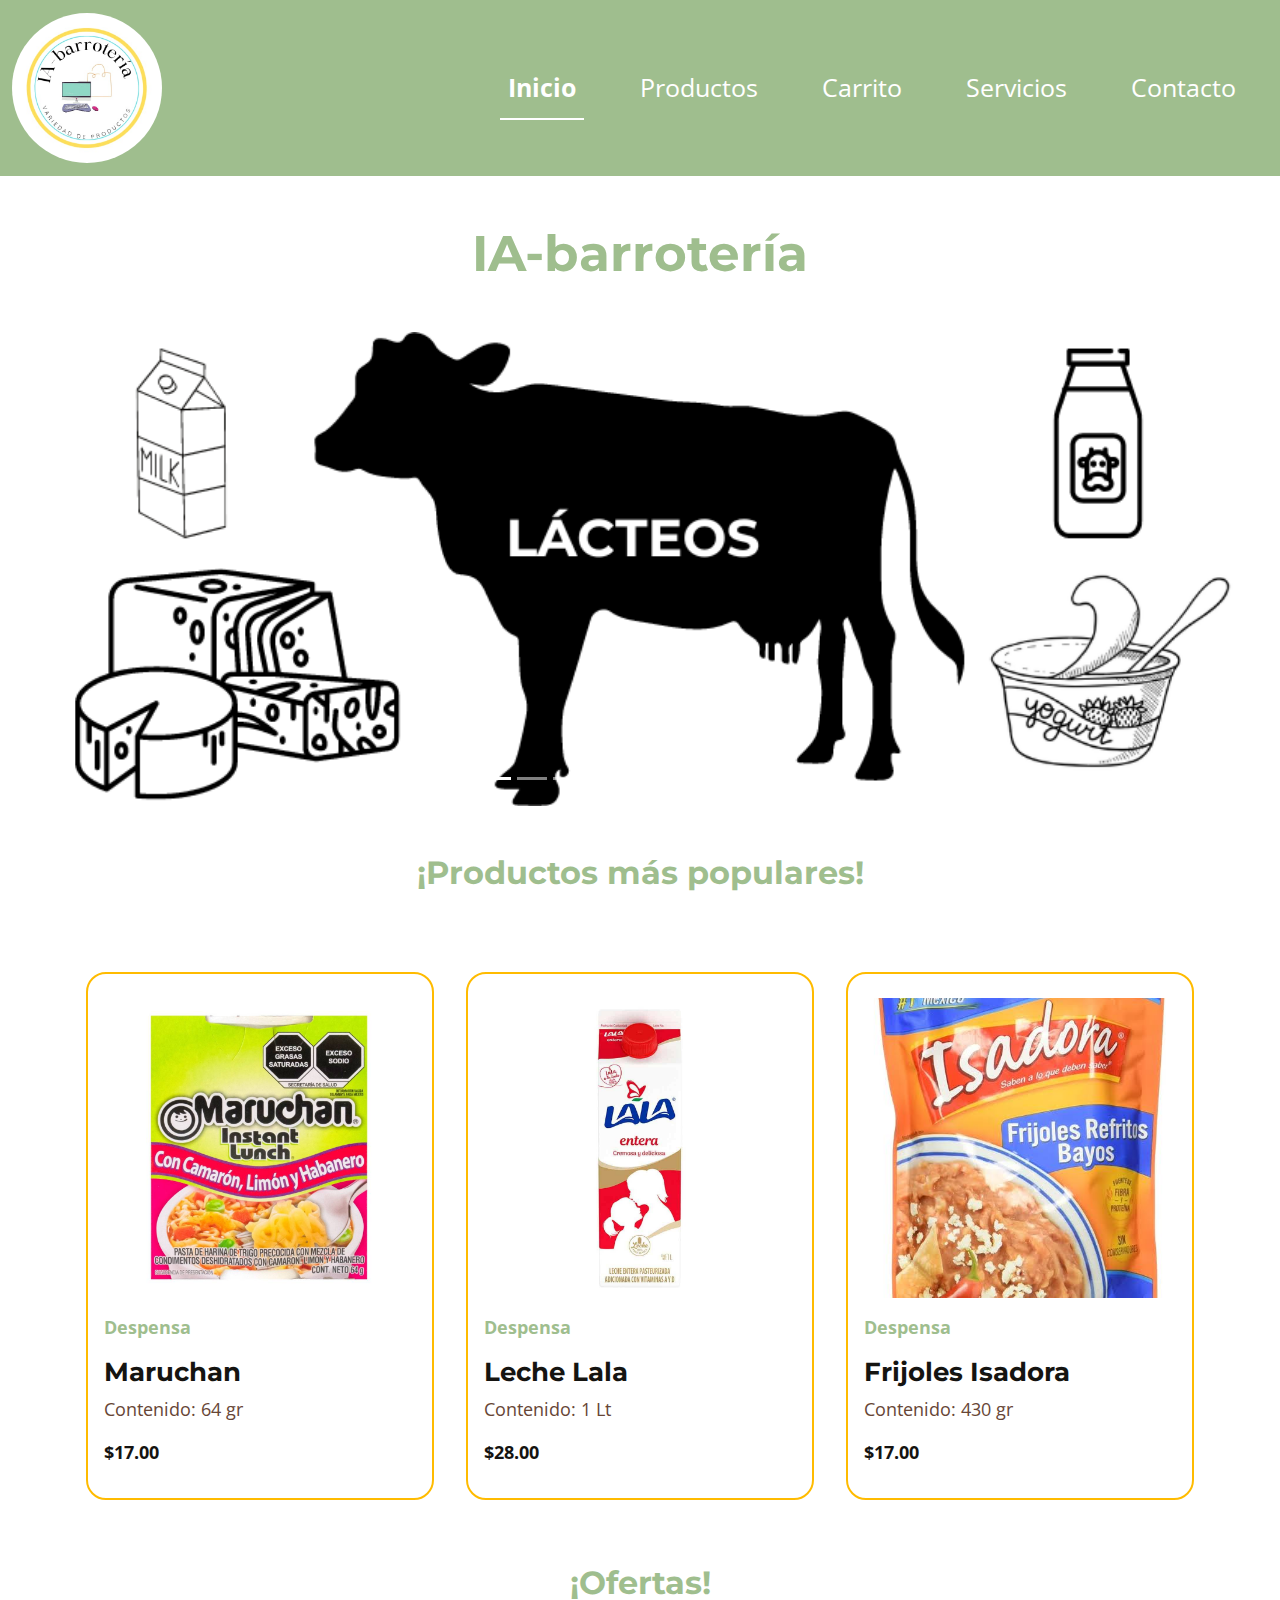
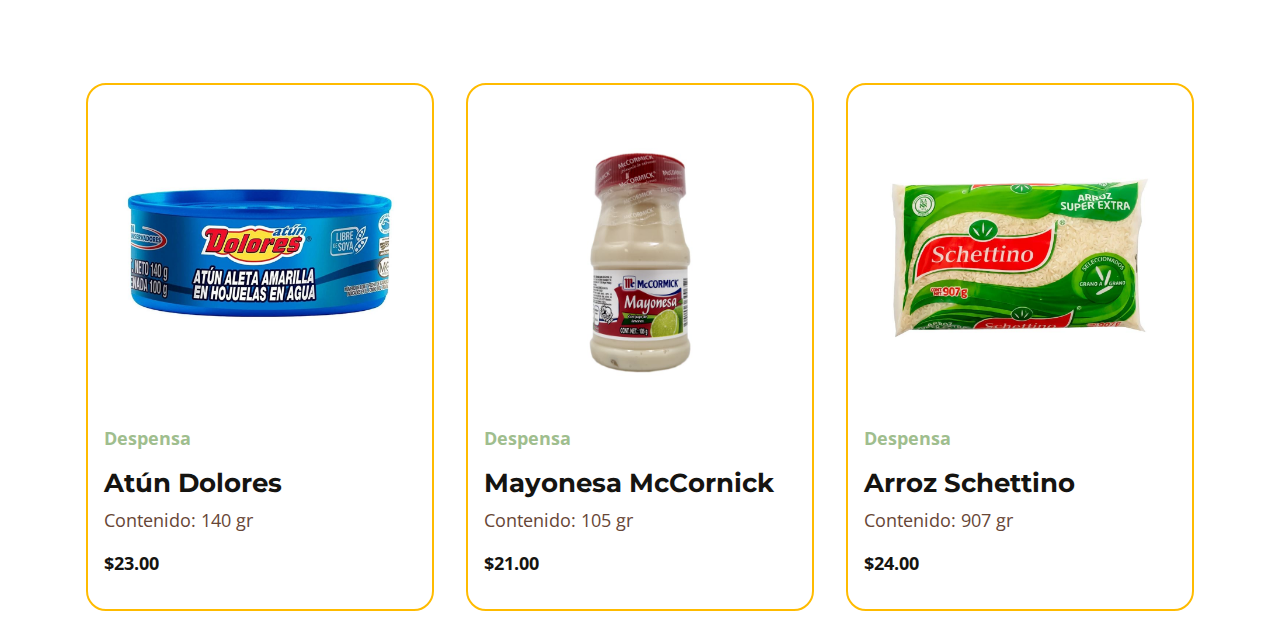
<file: index.html>
<!DOCTYPE html>
<html lang="en">
<head>
    <meta charset="UTF-8">
    <meta name="viewport" content="width=device-width, initial-scale=1.0">
    <link href="https://cdn.jsdelivr.net/npm/bootstrap@5.3.3/dist/css/bootstrap.min.css" rel="stylesheet" integrity="sha384-QWTKZyjpPEjISv5WaRU9OFeRpok6YctnYmDr5pNlyT2bRjXh0JMhjY6hW+ALEwIH" crossorigin="anonymous">
    <link rel="stylesheet" href="css/style.css">
    <link rel="stylesheet" href="css/index.css">
    <link rel="icon" href="./assets/Icono.ico">
    <link rel="stylesheet" href="css/style.css">
    <link rel="preconnect" href="https://fonts.googleapis.com">
    <link rel="preconnect" href="https://fonts.gstatic.com" crossorigin>
    <link href="https://fonts.googleapis.com/css2?family=Montserrat:ital,wght@0,100..900;1,100..900&family=Open+Sans:ital,wght@0,300..800;1,300..800&display=swap" rel="stylesheet">
    <title>Home - Página de inicio</title>
</head>
<body>
    <header id="encabezado">   
    </header>
    <main class="mt-5">
        <h1>IA-barrotería</h1>
        <div id="carouselExampleIndicators" class="carousel slide mt-5" data-bs-ride="carousel">
            <div class="carousel-indicators">
                <button type="button" data-bs-target="#carouselExampleIndicators" data-bs-slide-to="0" class="active" aria-current="true" aria-label="Slide 1"></button>
                <button type="button" data-bs-target="#carouselExampleIndicators" data-bs-slide-to="1" aria-label="Slide 2"></button>
                <button type="button" data-bs-target="#carouselExampleIndicators" data-bs-slide-to="2" aria-label="Slide 3"></button>
                <button type="button" data-bs-target="#carouselExampleIndicators" data-bs-slide-to="3" aria-label="Slide 4"></button>
                <button type="button" data-bs-target="#carouselExampleIndicators" data-bs-slide-to="4" aria-label="Slide 5"></button>
                <button type="button" data-bs-target="#carouselExampleIndicators" data-bs-slide-to="5" aria-label="Slide 6"></button>
                <button type="button" data-bs-target="#carouselExampleIndicators" data-bs-slide-to="6" aria-label="Slide 7"></button>
                <button type="button" data-bs-target="#carouselExampleIndicators" data-bs-slide-to="7" aria-label="Slide 8"></button>
                <button type="button" data-bs-target="#carouselExampleIndicators" data-bs-slide-to="8" aria-label="Slide 9"></button>
            </div>
            <div class="carousel-inner">
                <div class="carousel-item active">
                    <a href="./productosLacteos.html"><img src="assets/lacteos.png" class="d-block w-100" alt="lacteos"></a>
                </div>
                <div class="carousel-item">
                   <a href="./productosBebidas.html"><img src="assets/Bebidas.png" class="d-block w-100" alt="bebidas"></a>
                </div>
                <div class="carousel-item">
                    <a href="./productosVinosLicores.html"><img src="assets/vinos.png" class="d-block w-100" alt="vinos"></a>    
                </div>
                <div class="carousel-item">
                    <a href="./productosFrutasVerduras.html"><img src="assets/frutas.png" class="d-block w-100" alt="frutas"></a>
                </div>
                <div class="carousel-item">
                    <a href="./productosDetergente.html"><img src="assets/detergentes.png" class="d-block w-100" alt="detergentes"></a>
                </div>
                <div class="carousel-item">
                    <a href="./productosDespensa.html"><img src="assets/Despensa.png" class="d-block w-100" alt="Despensa"></a>
                </div>
                <div class="carousel-item">
                    <a href="./productosHigiene.html"><img src="assets/Higiene.png" class="d-block w-100" alt="Higiene"></a>
                </div>
                <div class="carousel-item">
                    <a href="./productosMascotas.html"><img src="assets/Mascotas.png" class="d-block w-100" alt="Mascotas"></a>
                </div>
                <div class="carousel-item">
                    <img src="assets/Dia de Muertos.png" class="d-block w-100" alt="Dia de Muertos">
                </div>
            </div>
            <button class="carousel-control-prev" type="button" data-bs-target="#carouselExampleIndicators" data-bs-slide="prev">
                <span class="carousel-control-prev-icon" aria-hidden="true"></span>
                <span class="visually-hidden">Previous</span>
            </button>
            <button class="carousel-control-next" type="button" data-bs-target="#carouselExampleIndicators" data-bs-slide="next">
                <span class="carousel-control-next-icon" aria-hidden="true"></span>
                <span class="visually-hidden">Next</span>
            </button>
        </div> 
        <h2 class="mt-5">¡Productos más populares!</h2>
        <div class="container mt-5">
            <div class="row" id="products-container">
            </div>
        </div>
        <h2 class="mt-5">¡Ofertas!</h2>   
        <div class="container mt-5">
            <div class="row" id="products-offert">
            </div>
        </div>
  
    </main>




    <script src="https://cdn.jsdelivr.net/npm/bootstrap@5.3.3/dist/js/bootstrap.bundle.min.js" integrity="sha384-YvpcrYf0tY3lHB60NNkmXc5s9fDVZLESaAA55NDzOxhy9GkcIdslK1eN7N6jIeHz" crossorigin="anonymous"></script>
    <script src="js/index.js"></script>
    <script src="js/homePage.js"></script>
</body>
</html>
</file>
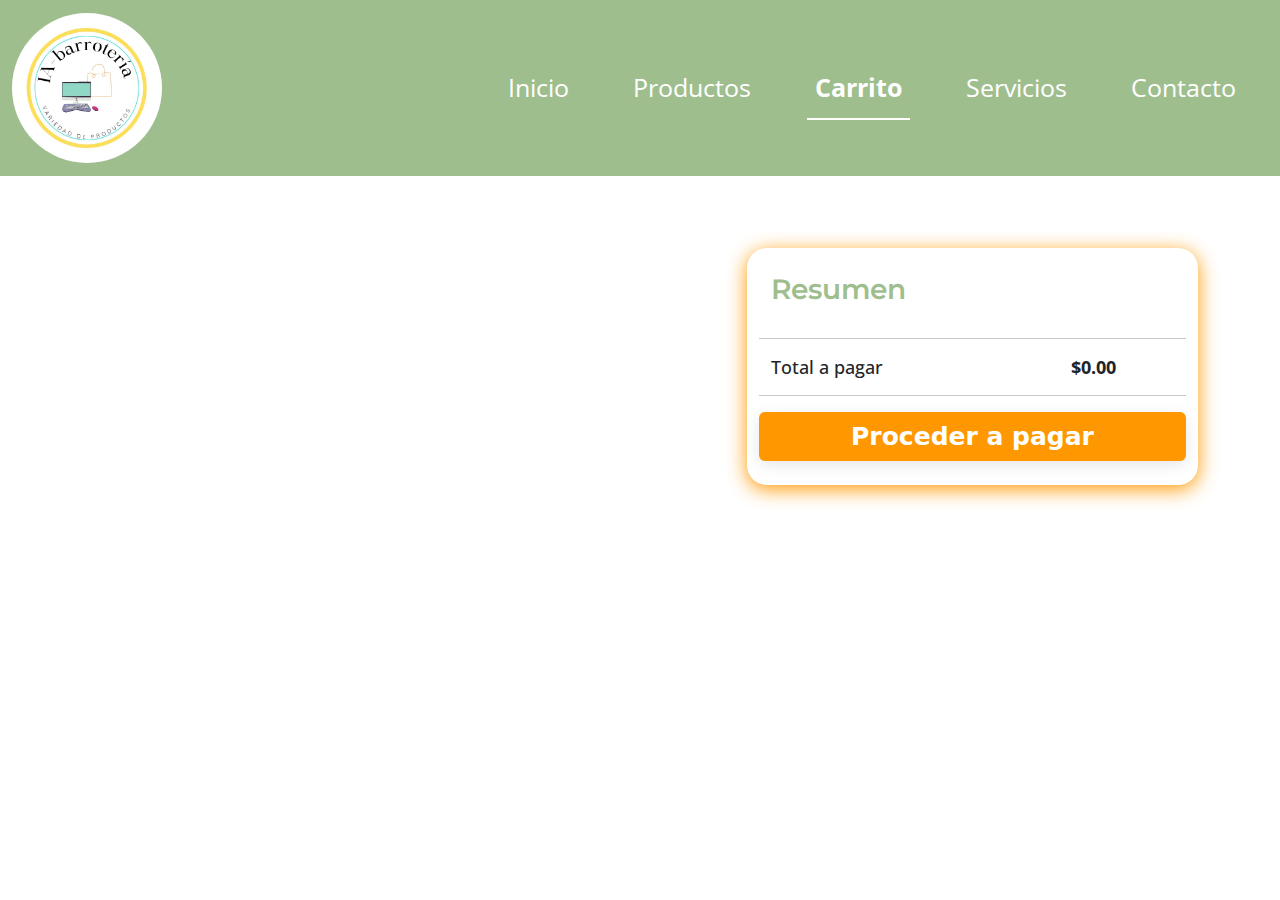
<file: carrito.html>
<!DOCTYPE html>
<html lang="en">
<head>
    <meta charset="UTF-8">
    <meta name="viewport" content="width=device-width, initial-scale=1.0">
    <link href="https://cdn.jsdelivr.net/npm/bootstrap@5.3.3/dist/css/bootstrap.min.css" rel="stylesheet" integrity="sha384-QWTKZyjpPEjISv5WaRU9OFeRpok6YctnYmDr5pNlyT2bRjXh0JMhjY6hW+ALEwIH" crossorigin="anonymous">
    <link rel="stylesheet" href="css/style.css">
    <link rel="stylesheet" href="css/carrito.css">
    <link rel="icon" href="./assets/Icono.ico">
    <link rel="preconnect" href="https://fonts.googleapis.com">
    <link rel="preconnect" href="https://fonts.gstatic.com" crossorigin>
    <link href="https://fonts.googleapis.com/css2?family=Montserrat:ital,wght@0,100..900;1,100..900&family=Open+Sans:ital,wght@0,300..800;1,300..800&display=swap" rel="stylesheet">
    <title>Carrito de Compras</title>
</head>
<body>
    <header id="encabezado">
        
    </header>

    <main class="container">
        <div class="row">
            <!-- carrito-container -->
            <div class="col-lg-6 mt-5 col-md-12" id="carrito-container">
                
            </div> 

            <div class="col-1"></div>

            <div class="col-lg-5 mt-5 col-sm-12 ">
                <div class="col-12 mt-4 p-4 card-importe">
                    <div class="row p-0">
                        <h3 class="h3-carrito col-12">Resumen</h3>
                    </div>
                    <div class="row mt-4">
                        <hr class="divide">
                    </div>
                    <div class="row">
                        <div class="row">
                            <div class="col-8">
                                <p>Total a pagar</p>
                            </div>
                            <div class="col-3 text-end">
                                <p><strong id="precio_total">$0.00</strong></p>
                            </div>
                        </div>
                        <hr class="divide">
                    </div>
                    <div class="row">
                        <button class="pagar">Proceder a pagar</button>
                    </div>
                </div>
            </div>
        </div>
    </main>



    <script src="https://cdn.jsdelivr.net/npm/bootstrap@5.3.3/dist/js/bootstrap.bundle.min.js" integrity="sha384-YvpcrYf0tY3lHB60NNkmXc5s9fDVZLESaAA55NDzOxhy9GkcIdslK1eN7N6jIeHz" crossorigin="anonymous"></script>
    <script src="js/index.js"></script>
    <script src="js/carrito.js"></script>
</body>
</html>
</file>
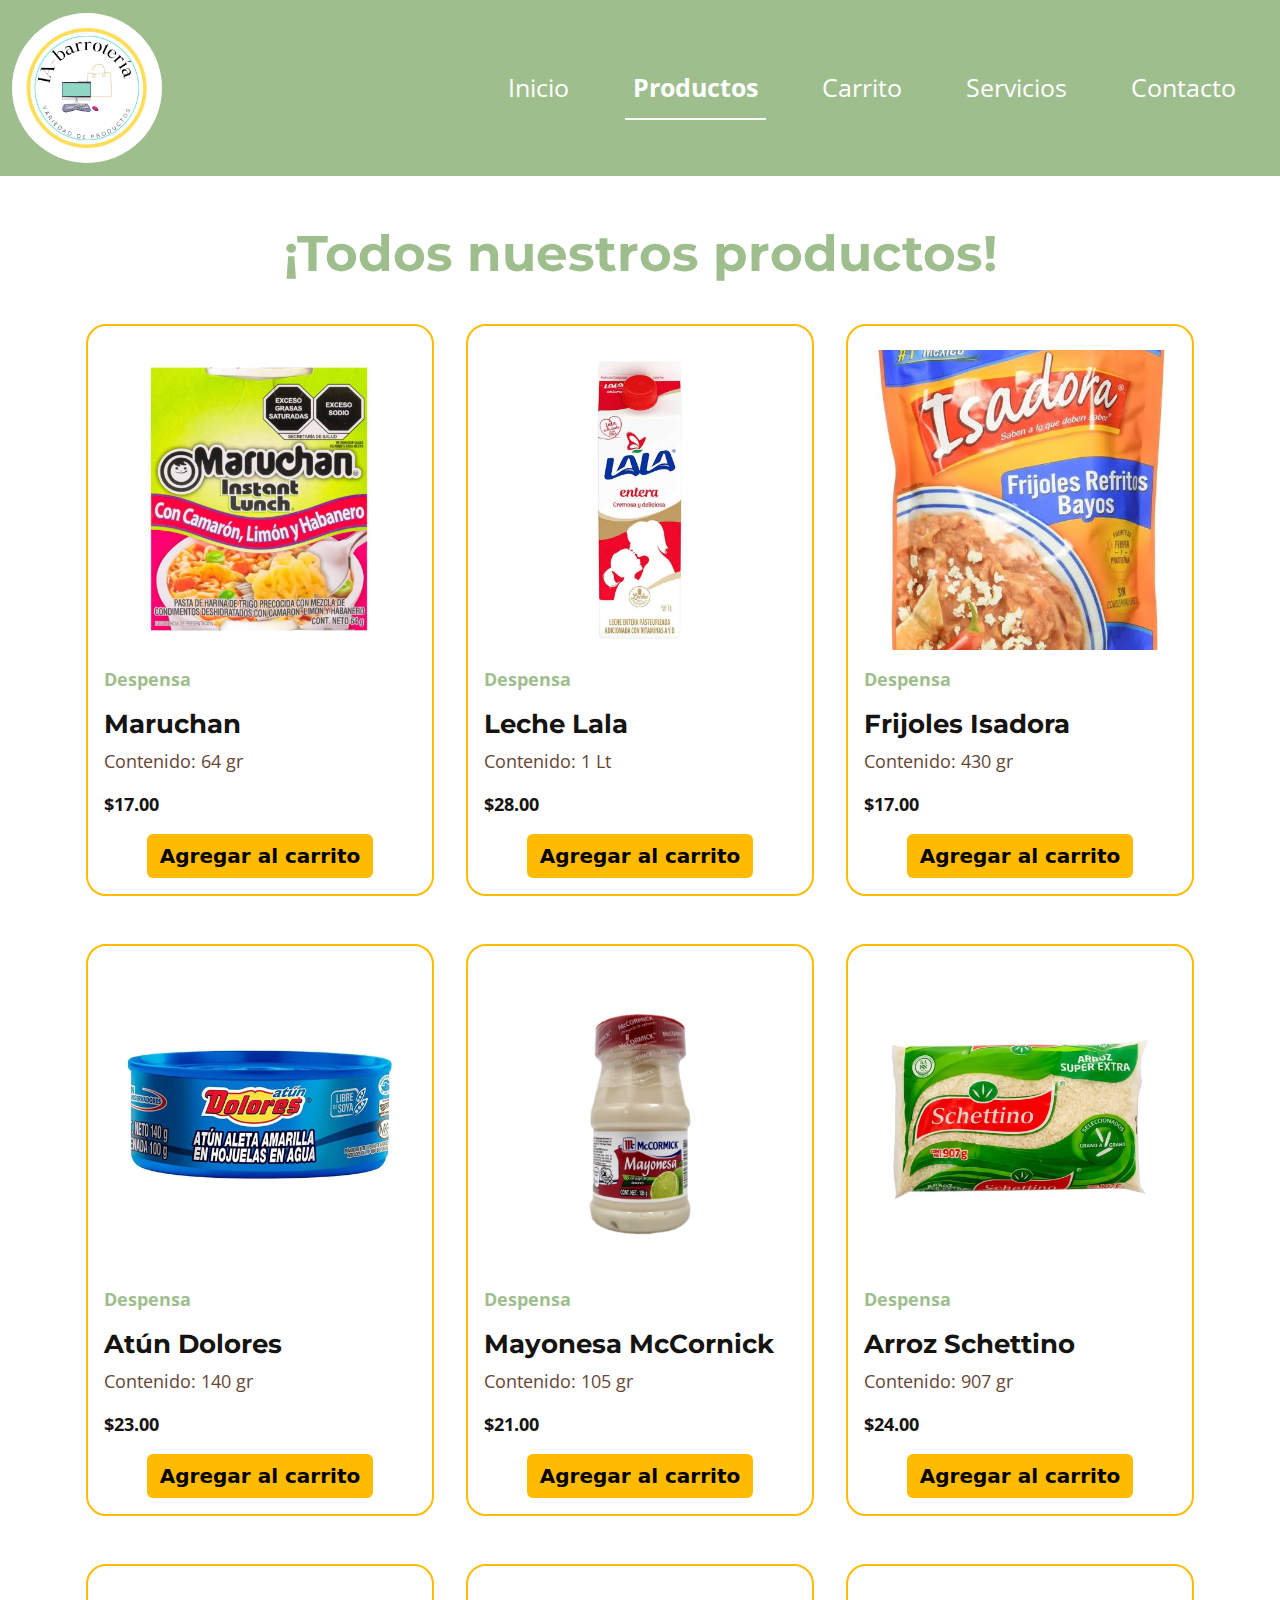
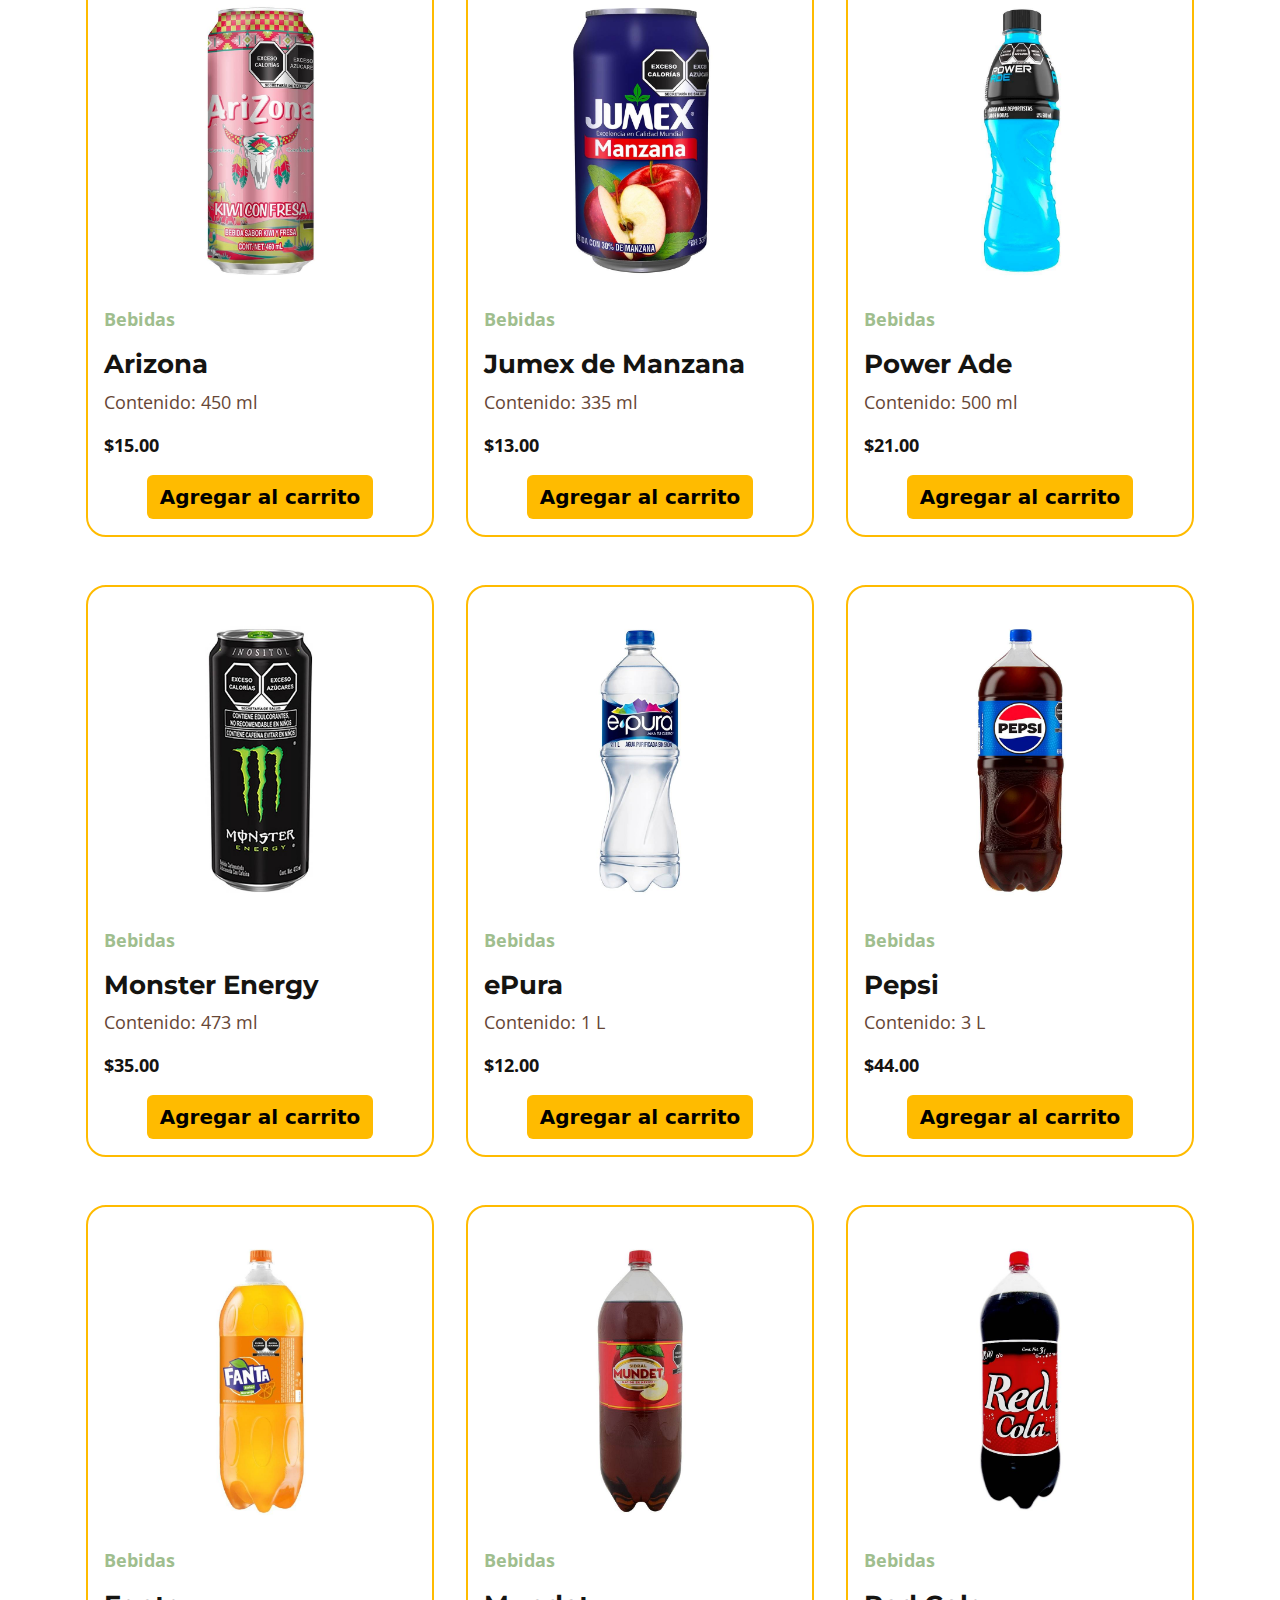
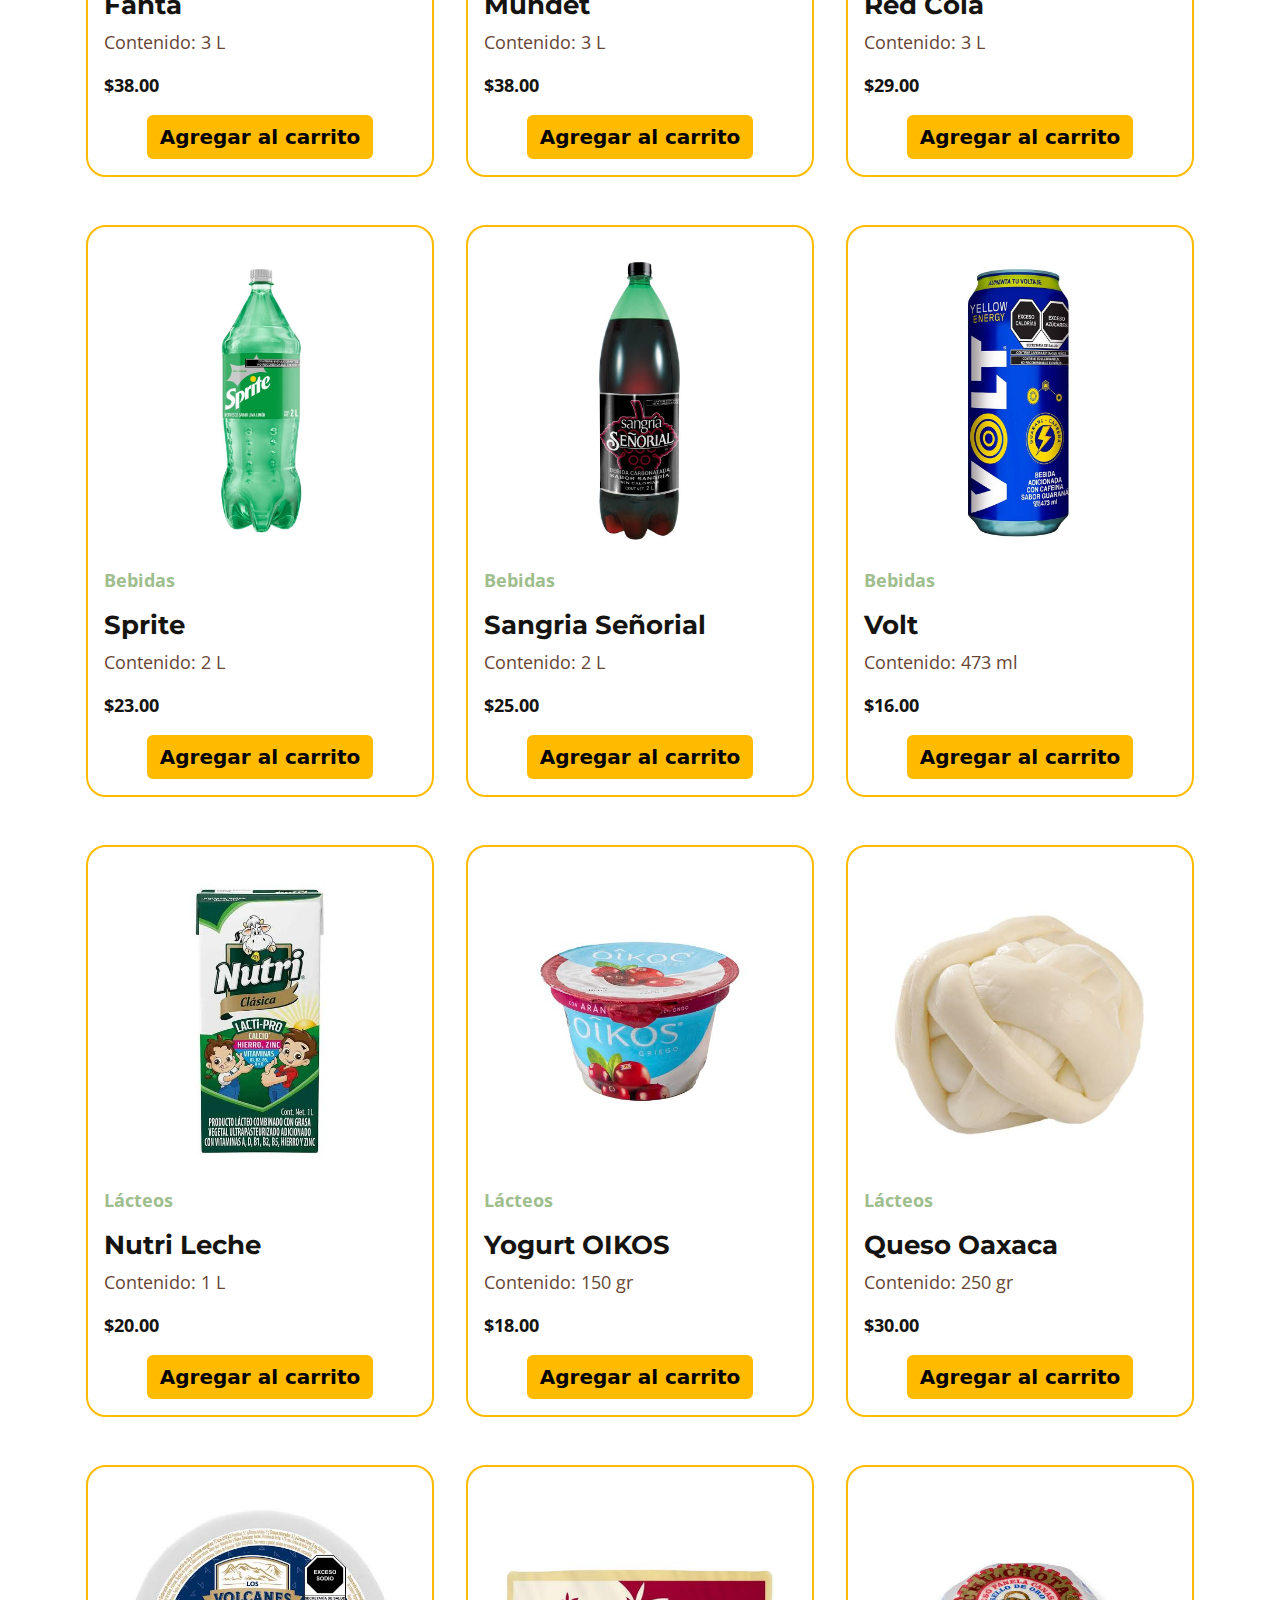
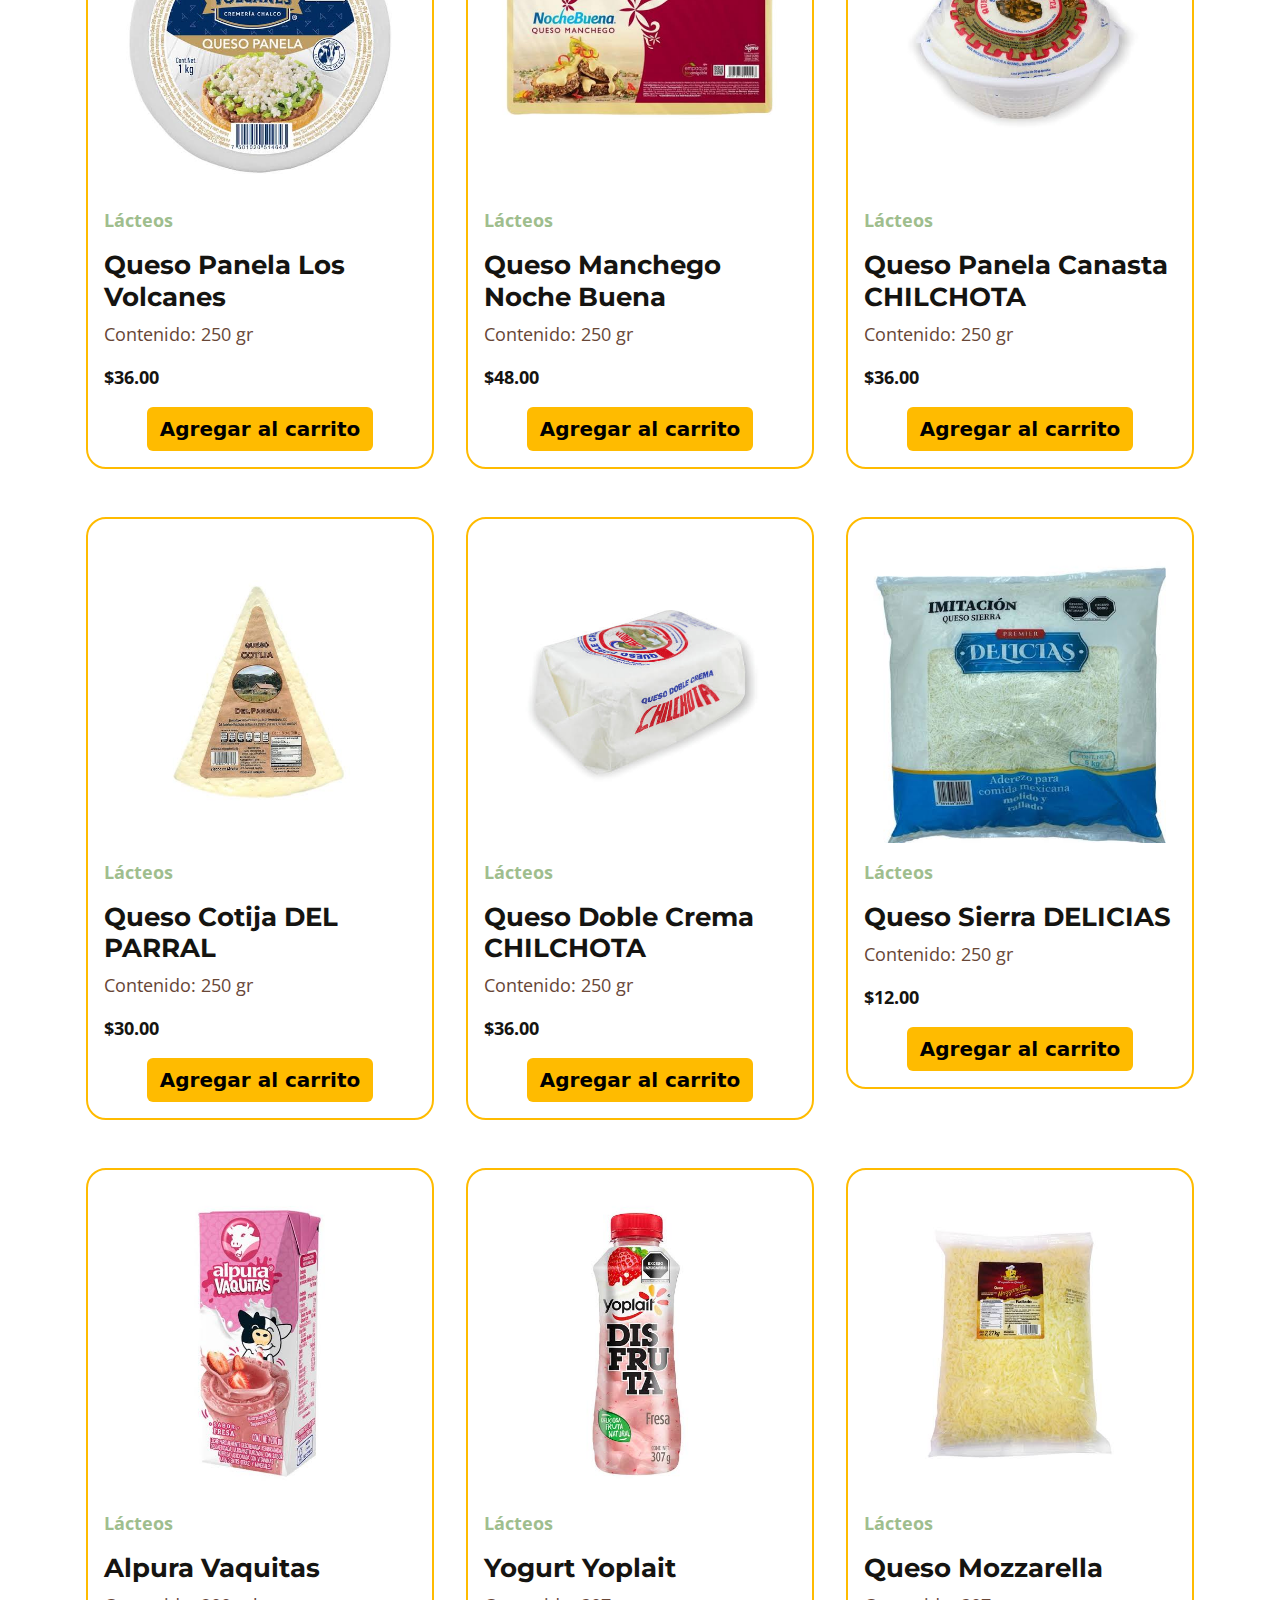
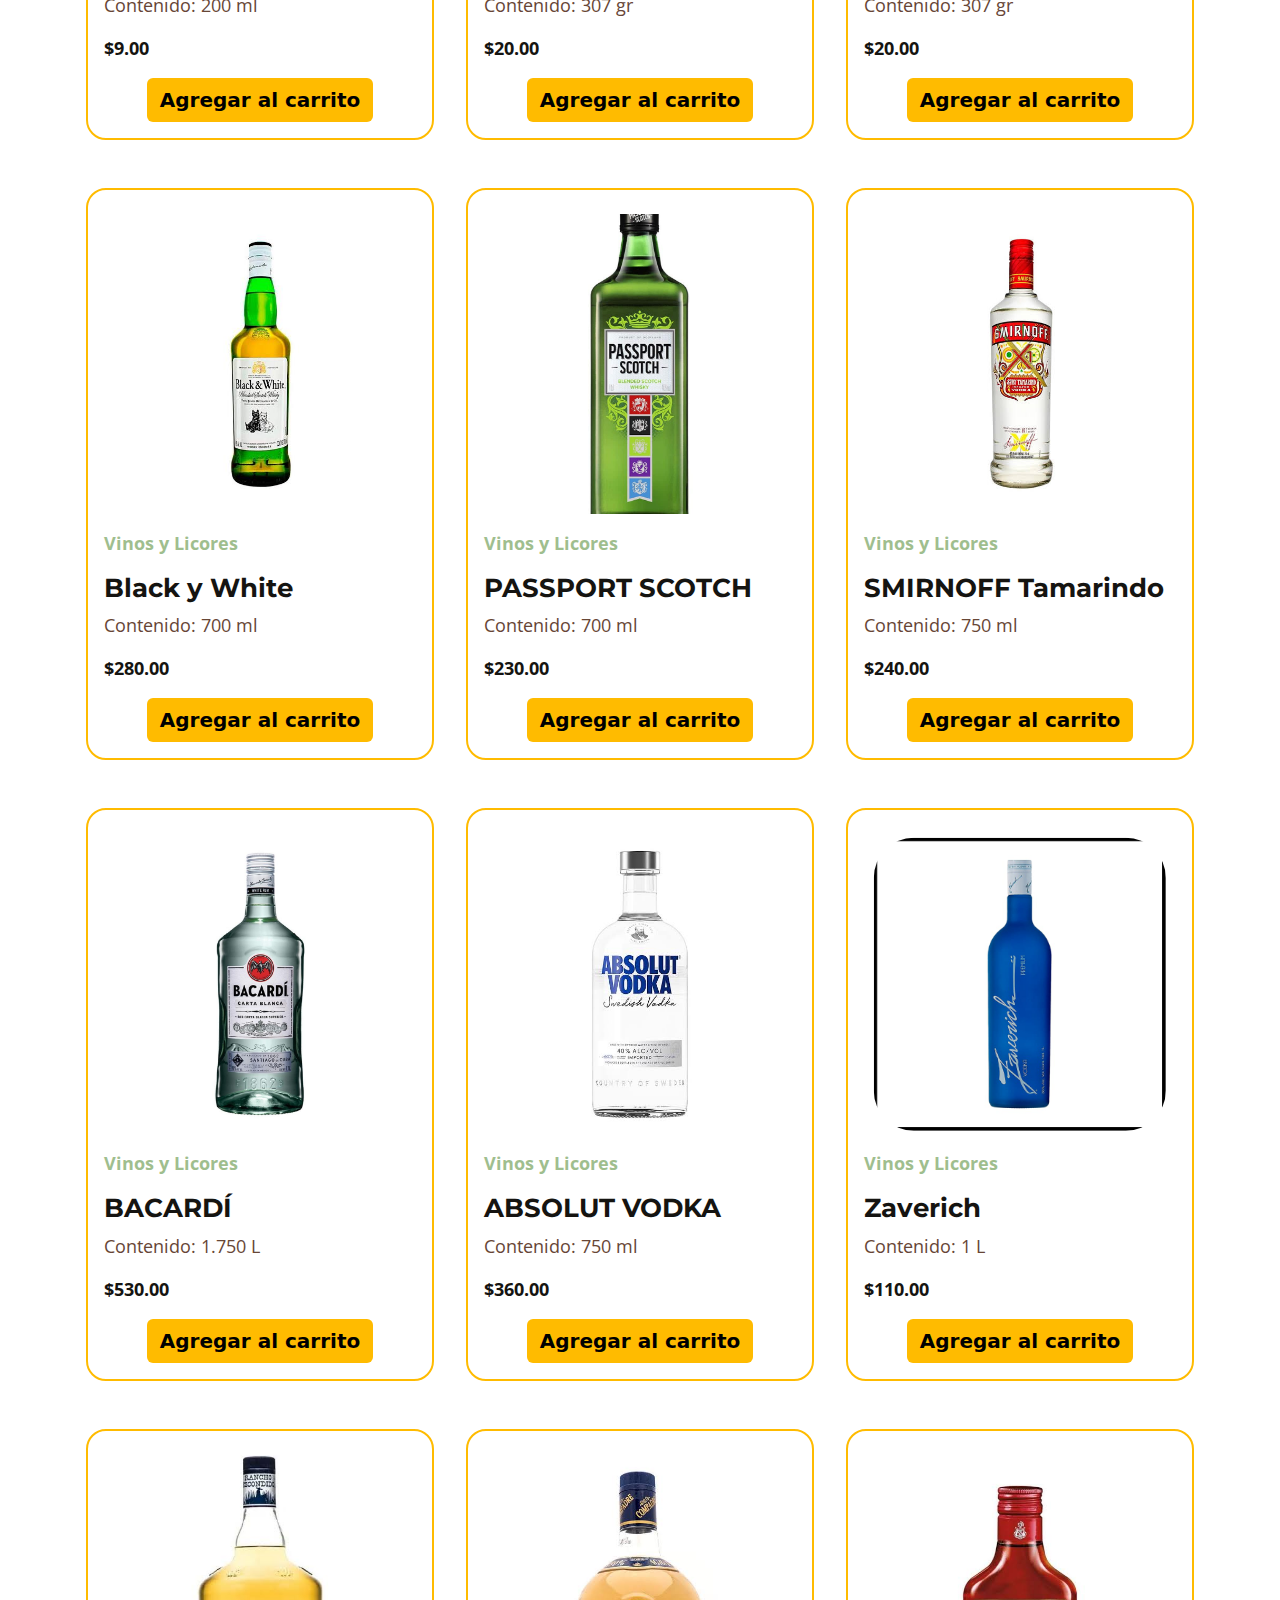
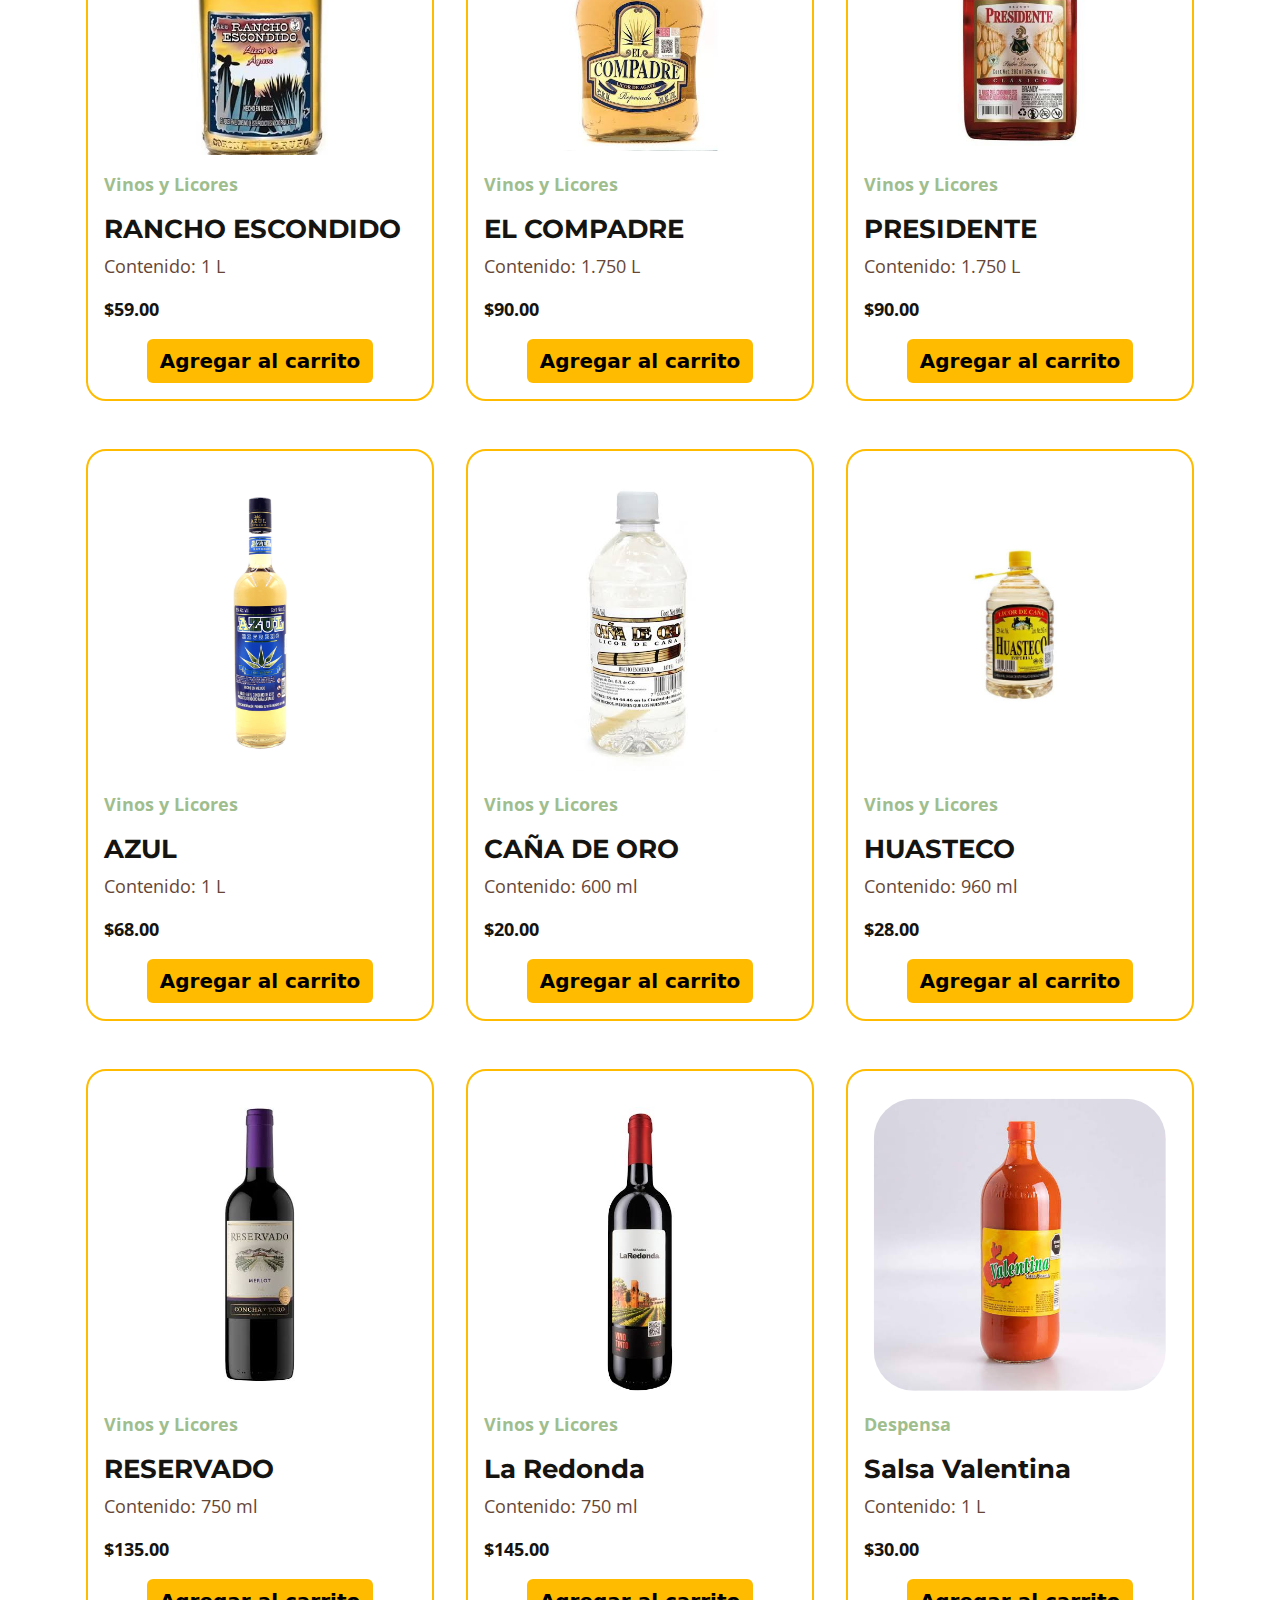
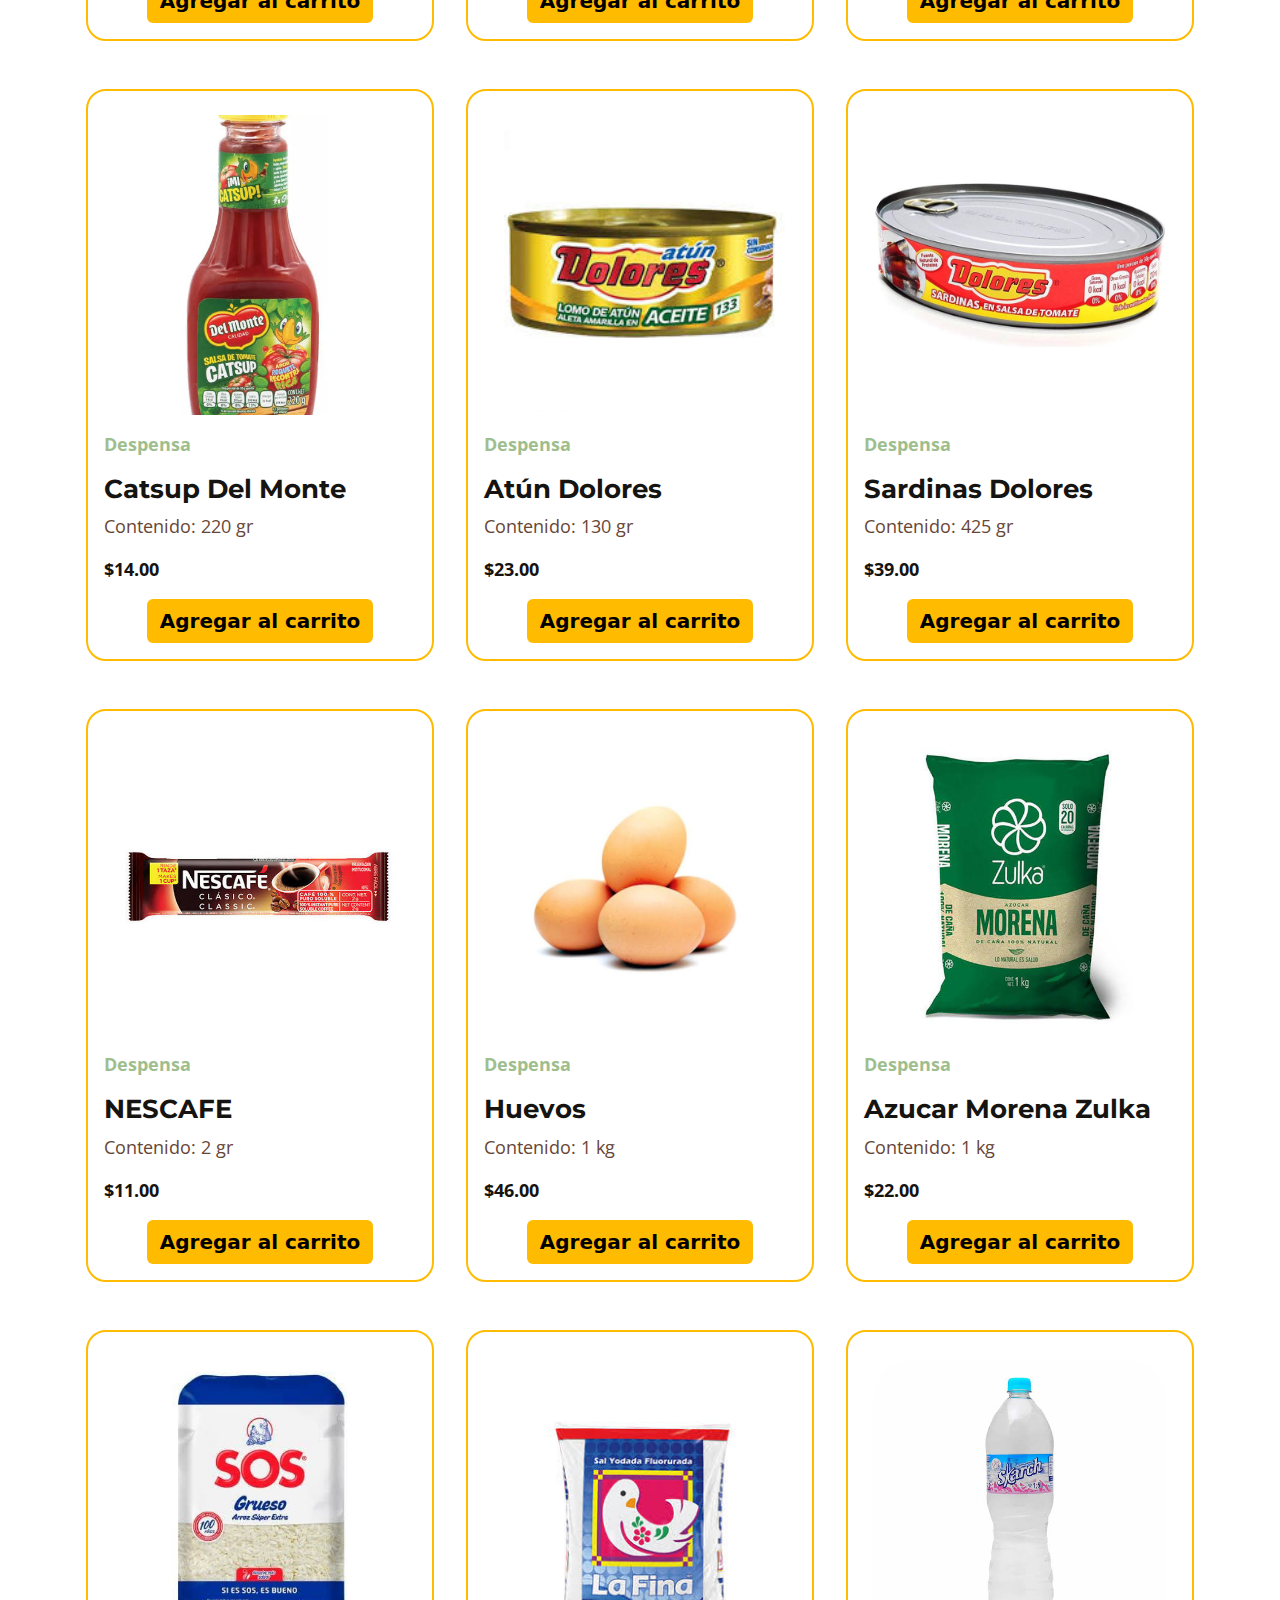
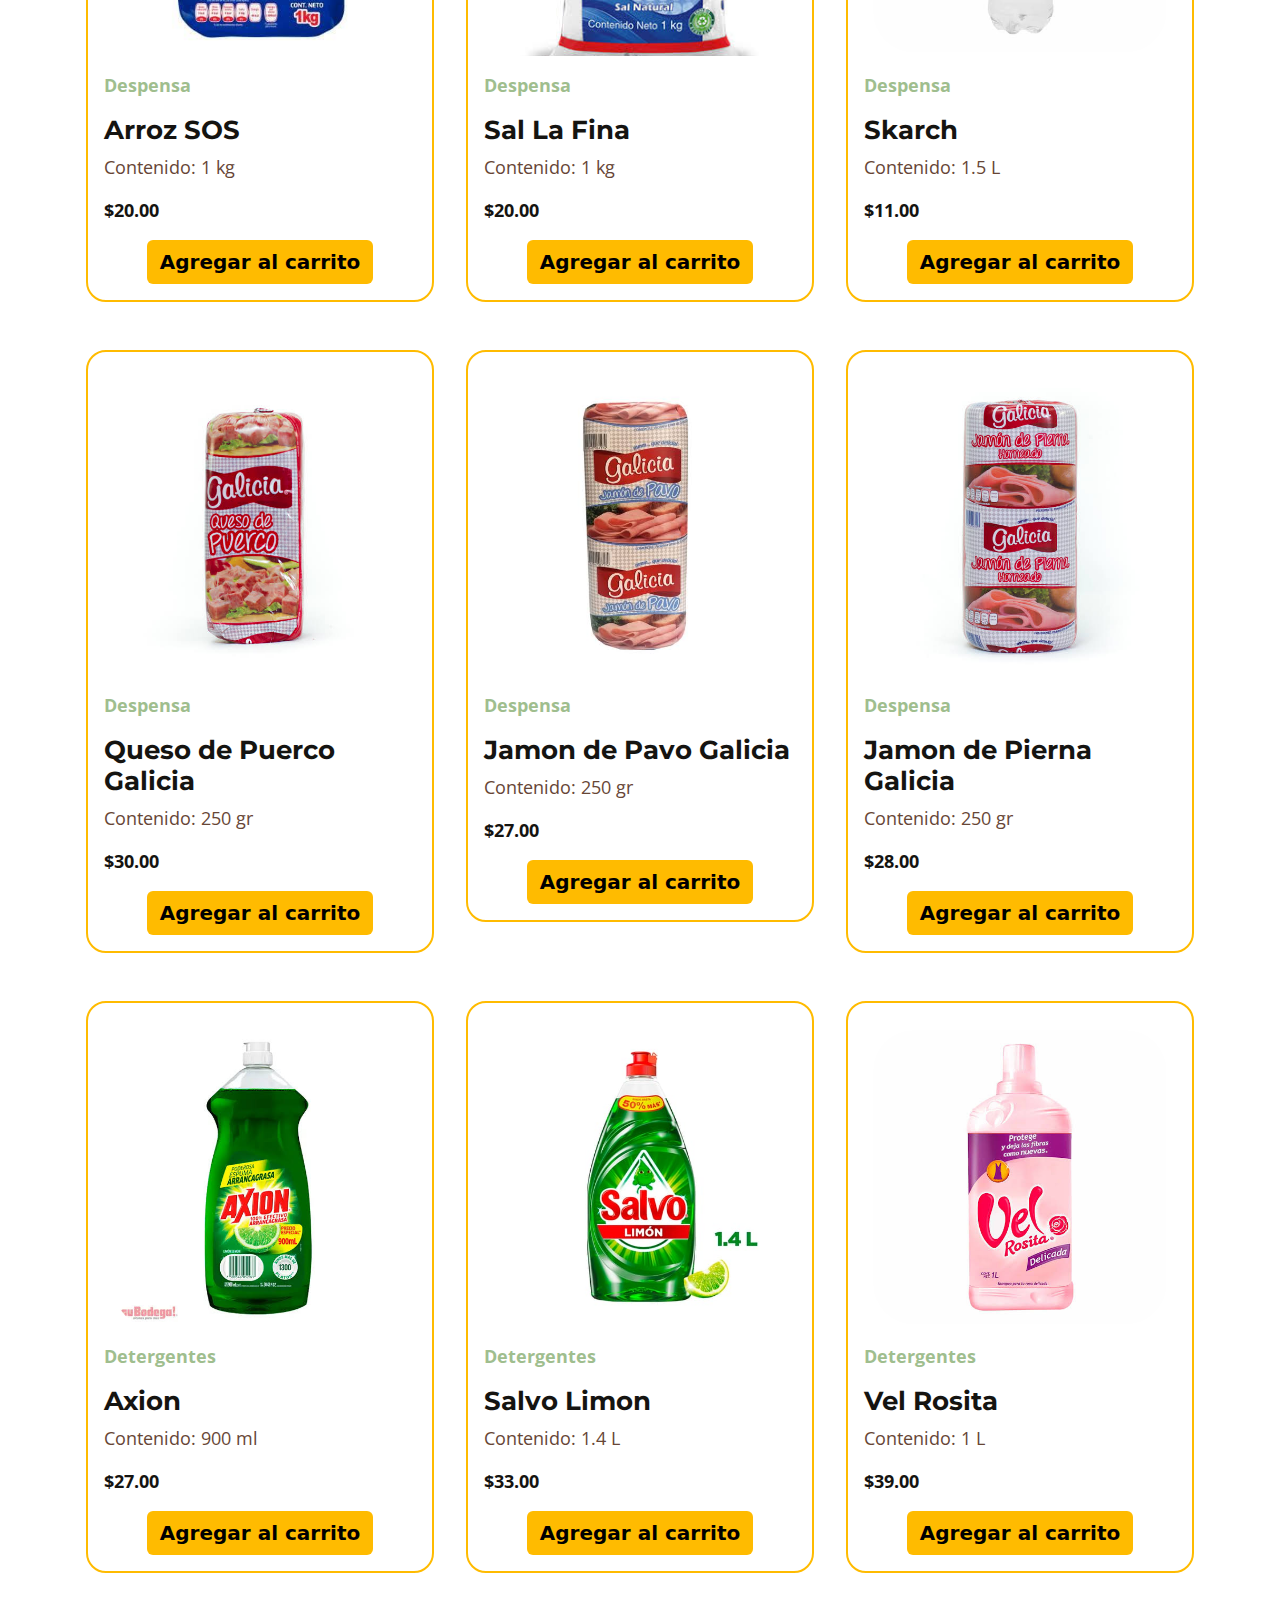
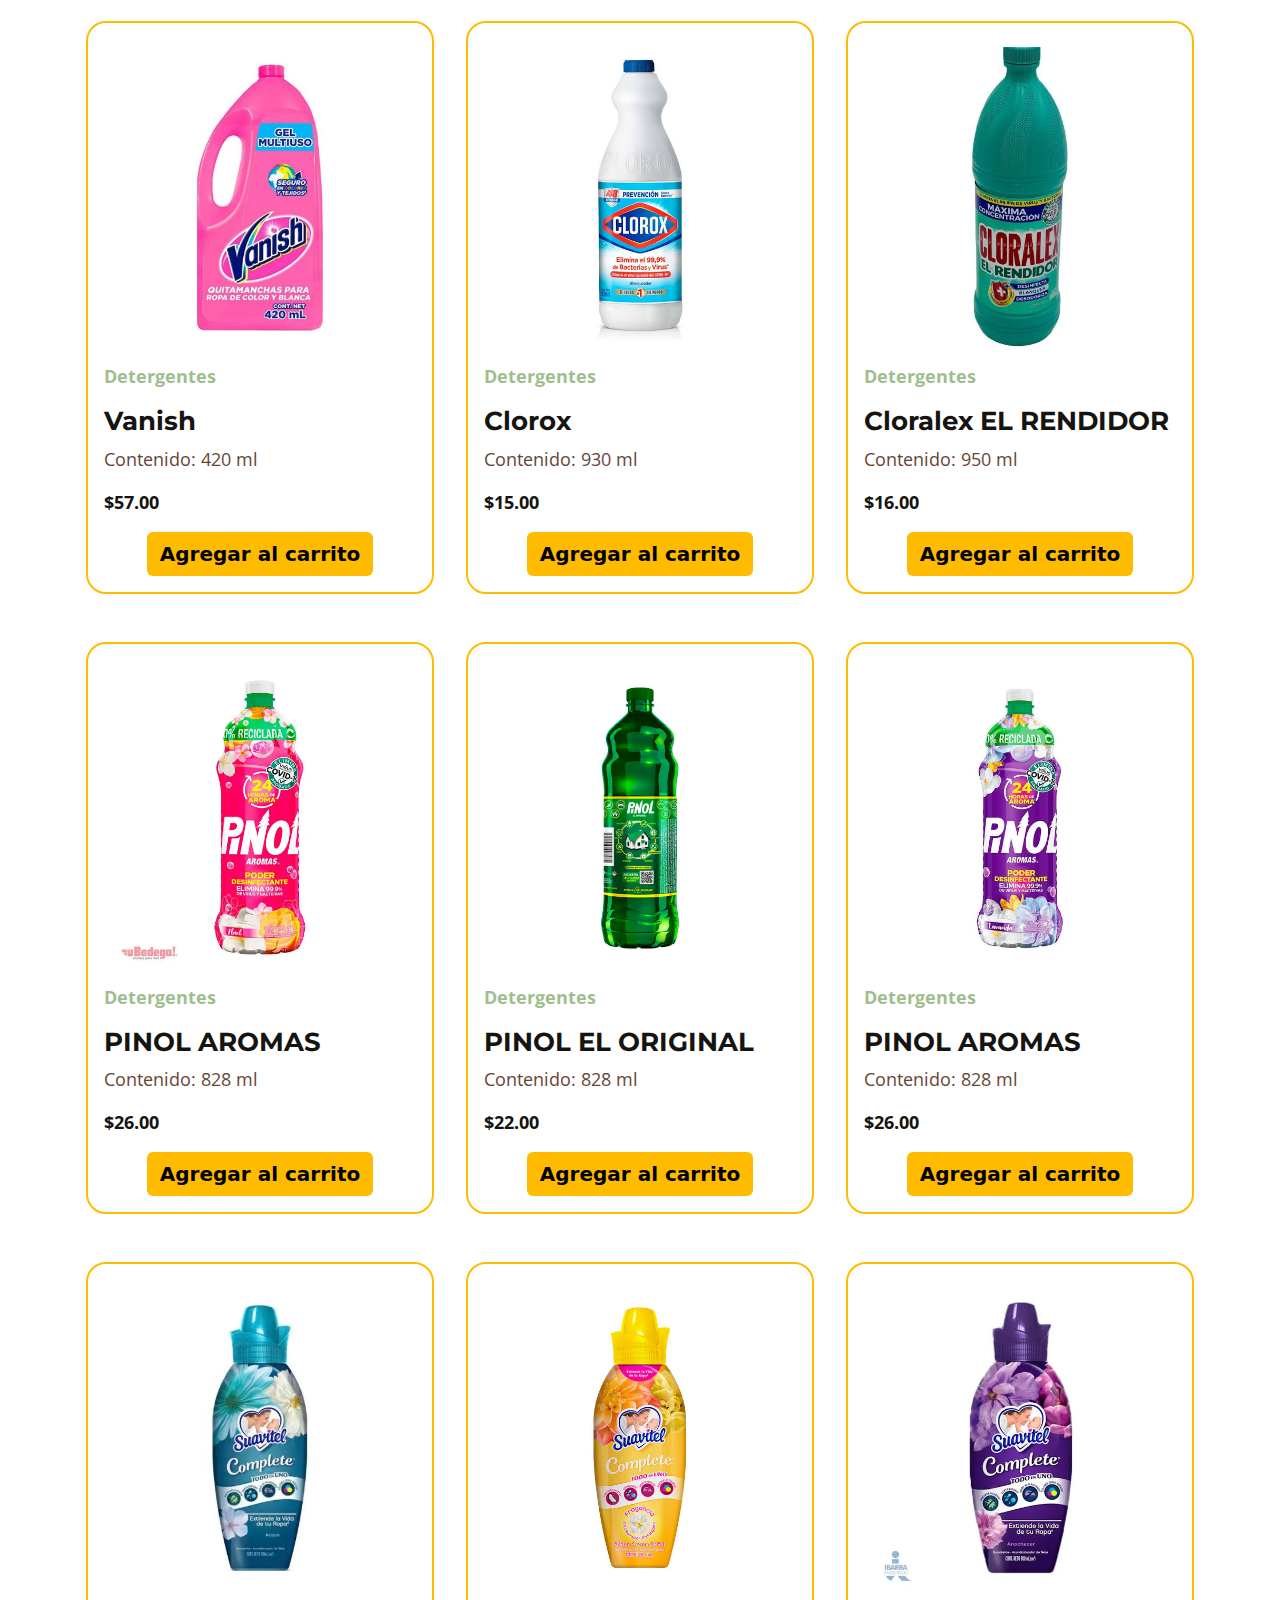
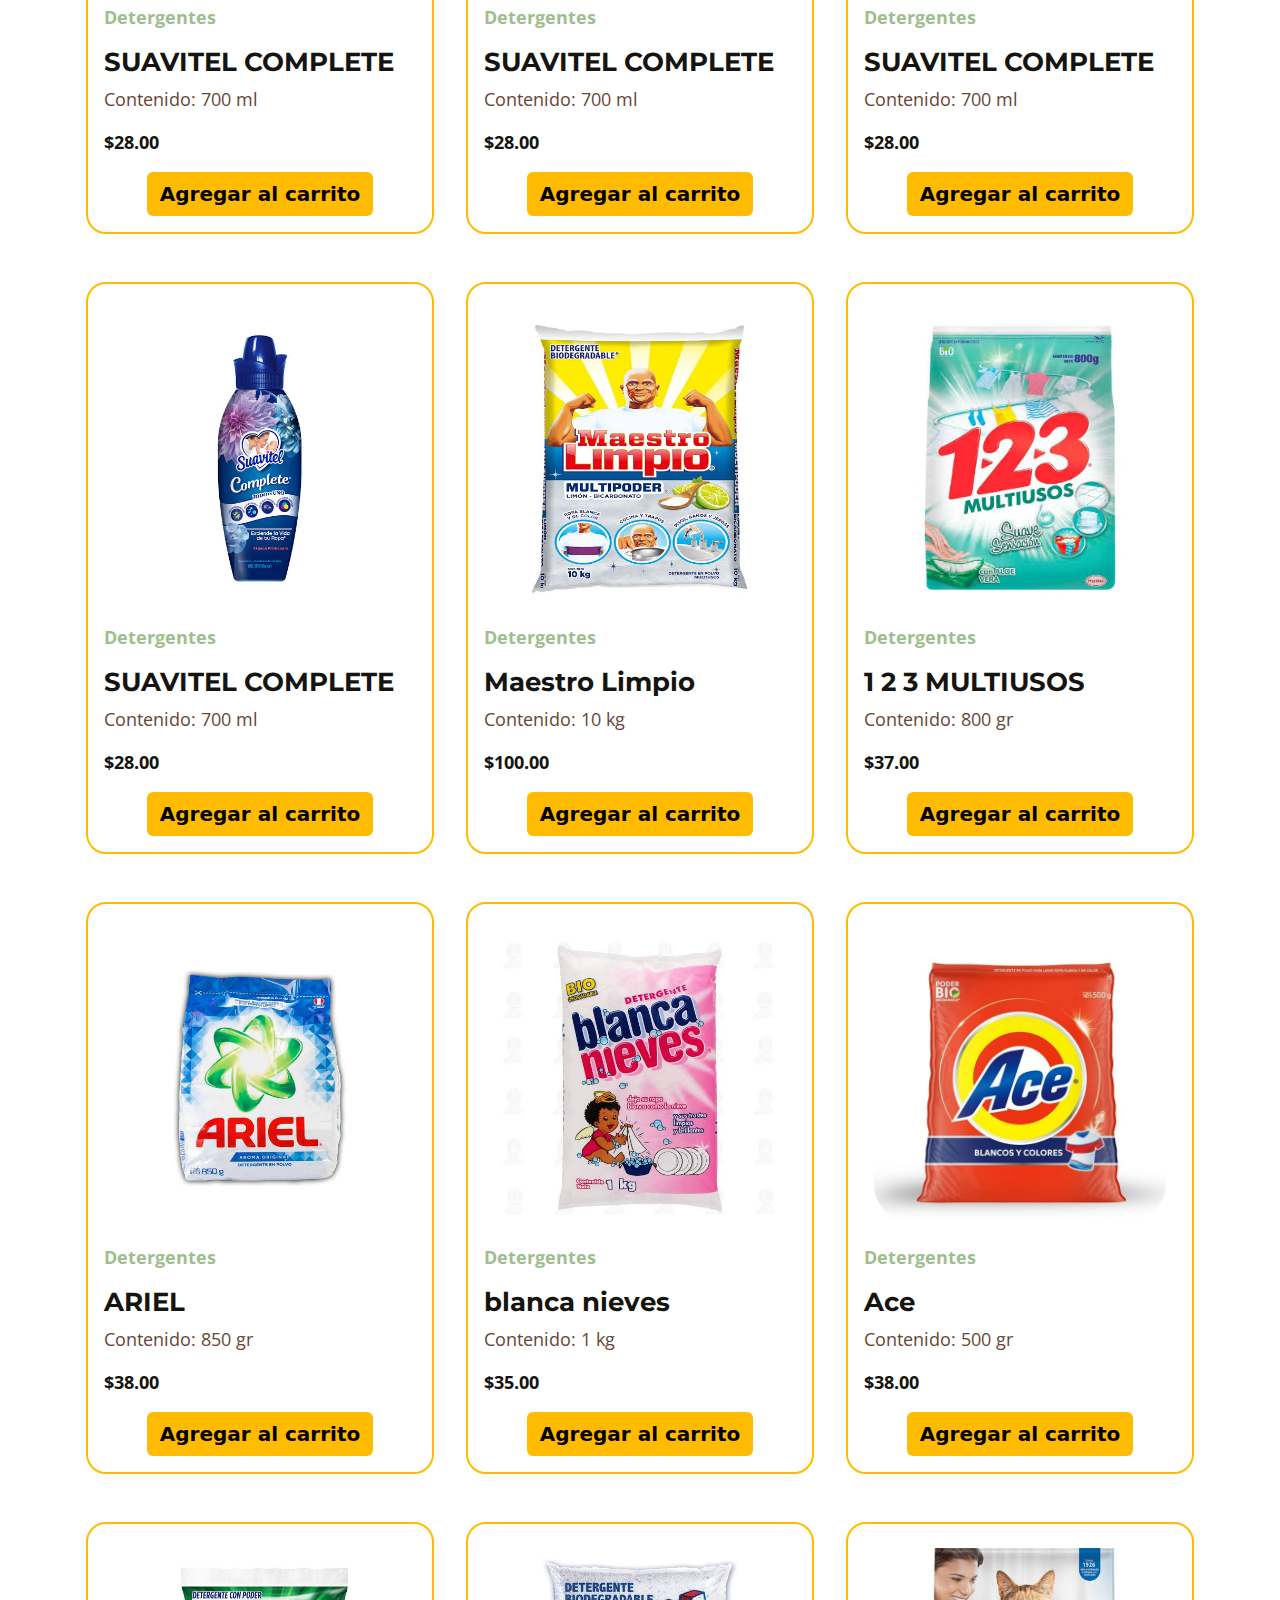
<file: producto.html>
<!DOCTYPE html>
<html lang="en">
<head>
    <meta charset="UTF-8">
    <meta name="viewport" content="width=device-width, initial-scale=1.0">
    <link href="https://cdn.jsdelivr.net/npm/bootstrap@5.3.3/dist/css/bootstrap.min.css" rel="stylesheet" integrity="sha384-QWTKZyjpPEjISv5WaRU9OFeRpok6YctnYmDr5pNlyT2bRjXh0JMhjY6hW+ALEwIH" crossorigin="anonymous">
    <link rel="stylesheet" href="css/style.css">
    <link rel="stylesheet" href="css/index.css">
    <link rel="icon" href="./assets/Icono.ico">
    <link rel="stylesheet" href="css/style.css">
    <link rel="preconnect" href="https://fonts.googleapis.com">
    <link rel="preconnect" href="https://fonts.gstatic.com" crossorigin>
    <link href="https://fonts.googleapis.com/css2?family=Montserrat:ital,wght@0,100..900;1,100..900&family=Open+Sans:ital,wght@0,300..800;1,300..800&display=swap" rel="stylesheet">
    <title>Productos</title>
</head>
<body>
    <header id="encabezado">
        
    </header>

    <main>
        <div class="container mt-5">    
            <h1 class="mt-5" id="typeProducto">¡Todos nuestros productos!</h1>
            <div class="row" id="products">
            </div>
        </div>
    </main>



    <script src="https://cdn.jsdelivr.net/npm/bootstrap@5.3.3/dist/js/bootstrap.bundle.min.js" integrity="sha384-YvpcrYf0tY3lHB60NNkmXc5s9fDVZLESaAA55NDzOxhy9GkcIdslK1eN7N6jIeHz" crossorigin="anonymous"></script>
    <script src="js/index.js"></script>
    <script src="js/productos.js"></script>
</body>
</html>
</file>
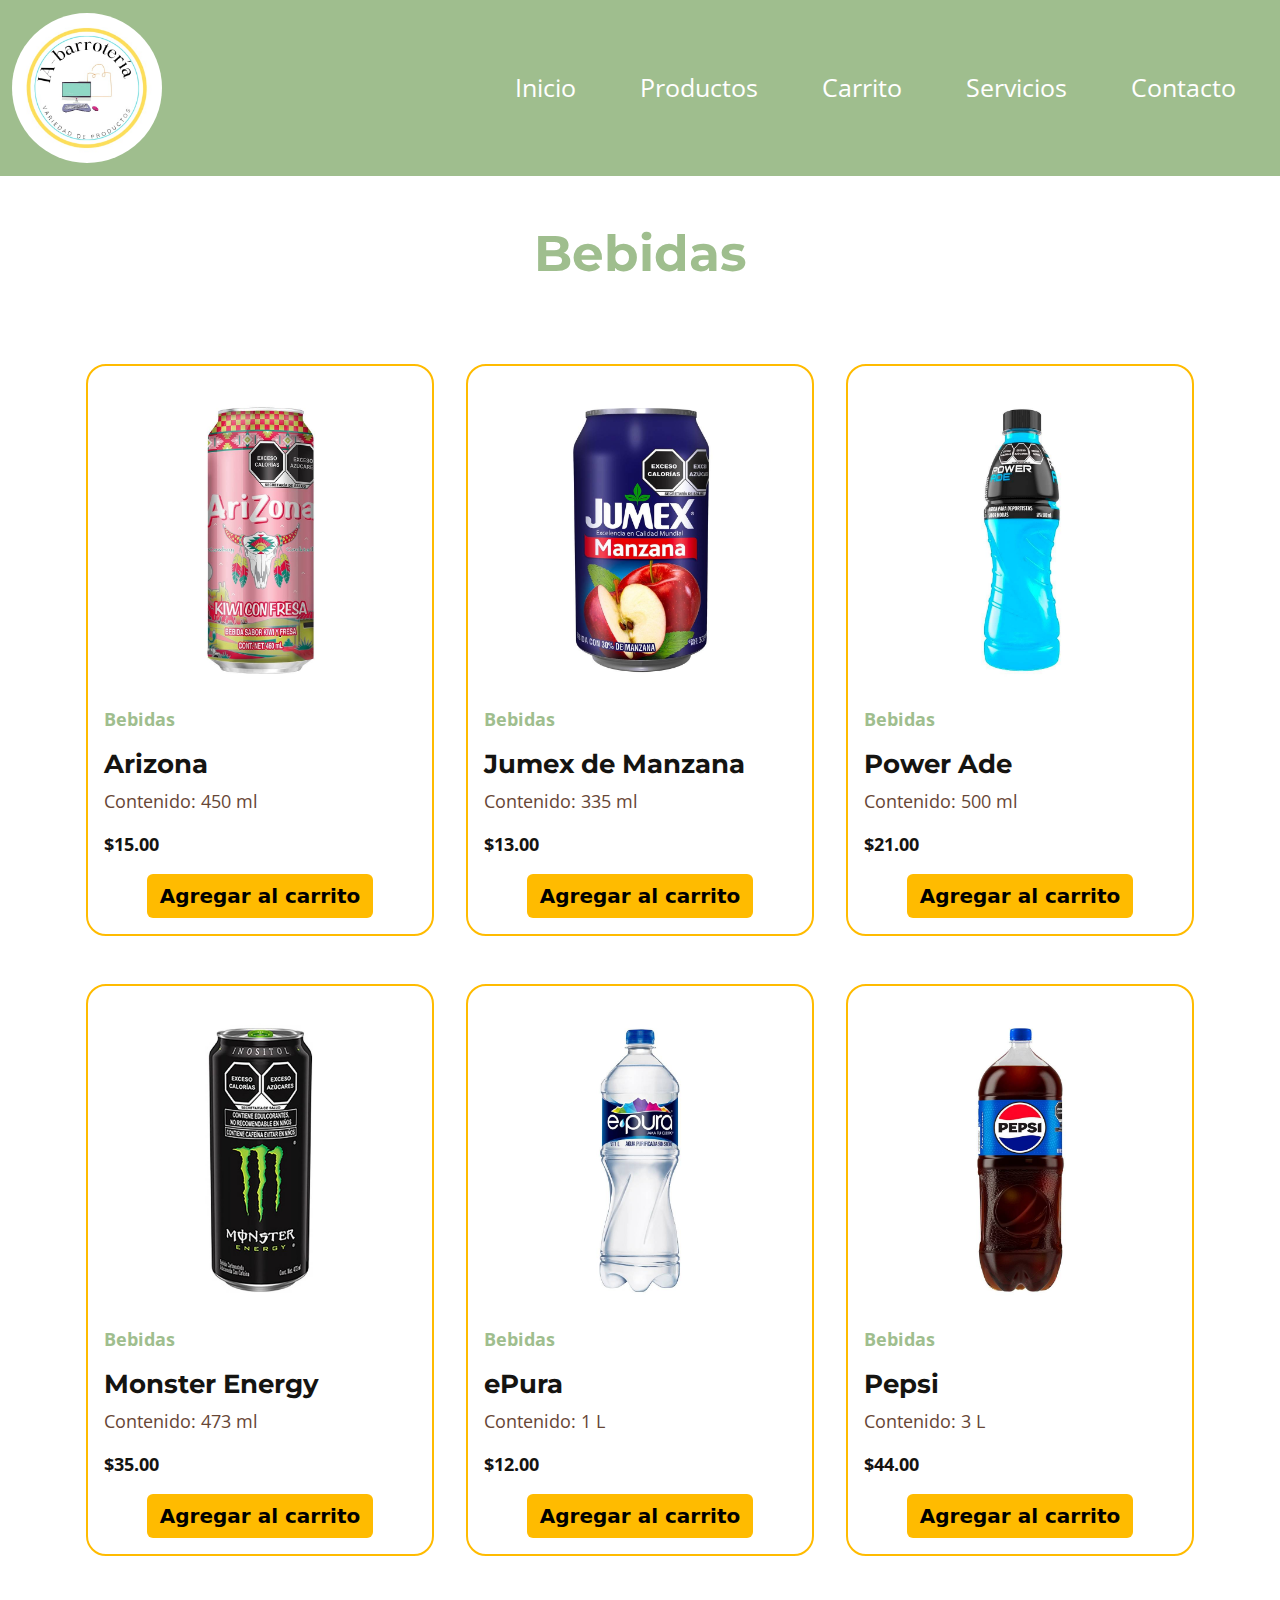
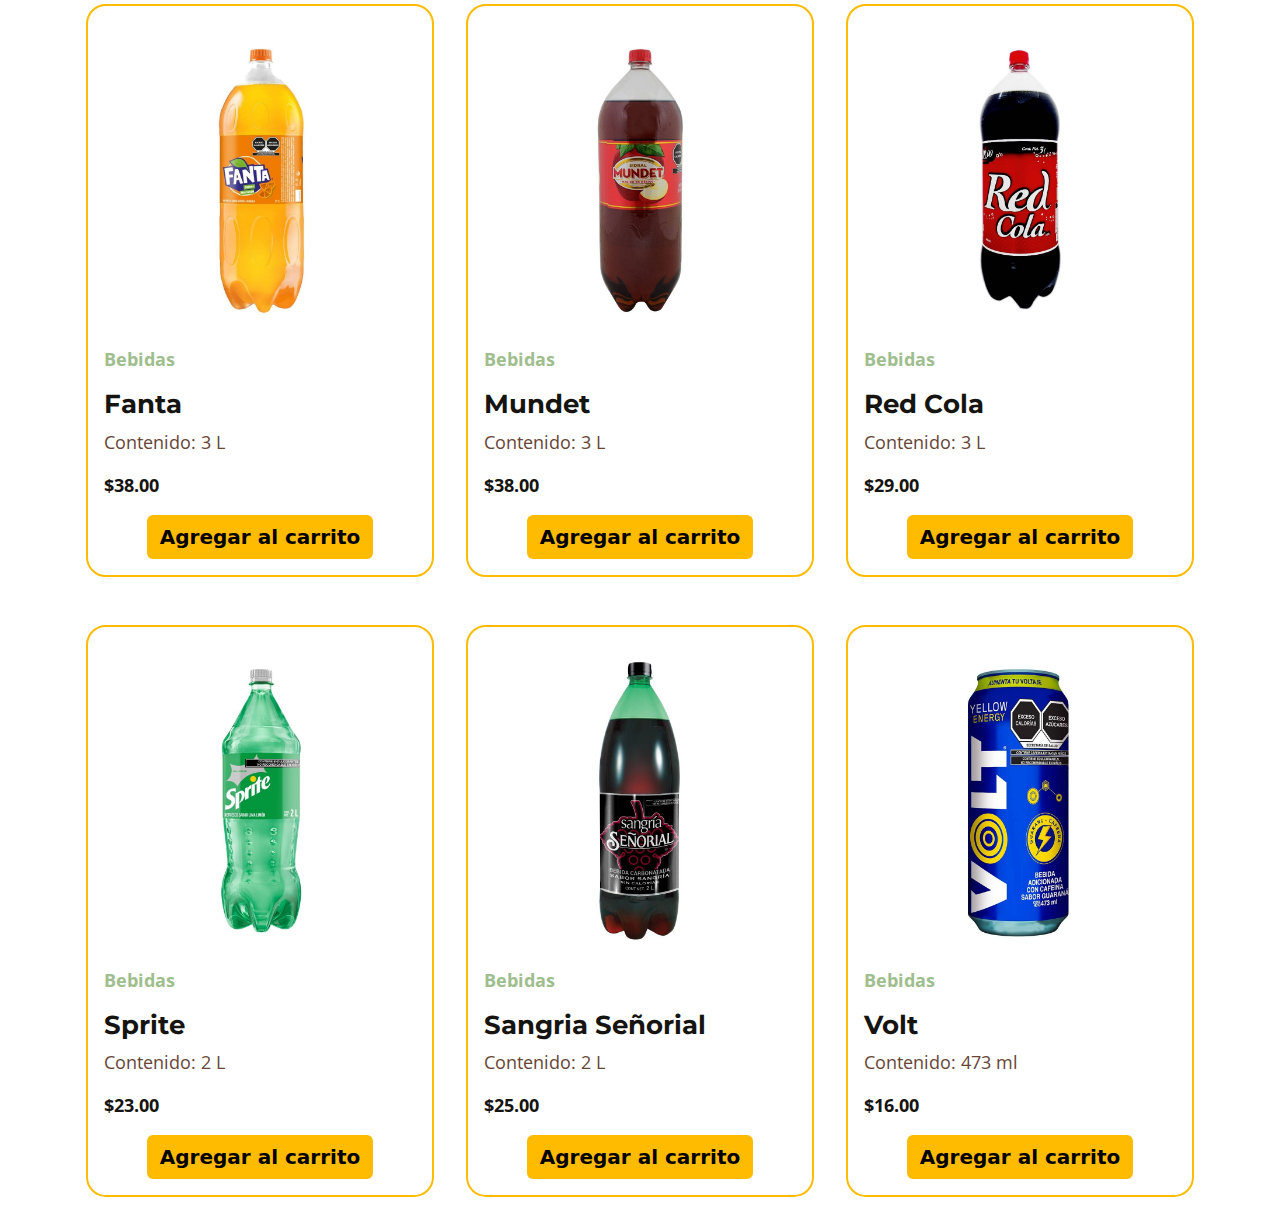
<file: productosBebidas.html>
<!DOCTYPE html>
<html lang="en">
<head>
    <meta charset="UTF-8">
    <meta name="viewport" content="width=device-width, initial-scale=1.0">
    <link href="https://cdn.jsdelivr.net/npm/bootstrap@5.3.3/dist/css/bootstrap.min.css" rel="stylesheet" integrity="sha384-QWTKZyjpPEjISv5WaRU9OFeRpok6YctnYmDr5pNlyT2bRjXh0JMhjY6hW+ALEwIH" crossorigin="anonymous">
    <link rel="stylesheet" href="css/style.css">
    <link rel="stylesheet" href="css/index.css">
    <link rel="icon" href="./assets/Icono.ico">
    <link rel="stylesheet" href="css/style.css">
    <link rel="preconnect" href="https://fonts.googleapis.com">
    <link rel="preconnect" href="https://fonts.gstatic.com" crossorigin>
    <link href="https://fonts.googleapis.com/css2?family=Montserrat:ital,wght@0,100..900;1,100..900&family=Open+Sans:ital,wght@0,300..800;1,300..800&display=swap" rel="stylesheet">
    <title>Bebidas</title>
</head>
<body>
    <header id="encabezado">
        
    </header>

    <main>
        <h1 class="mt-5" id="typeProducto">Bebidas</h1>
        <div class="container mt-5">
            <div class="row" id="products">
            </div>
        </div>
    </main>



    <script src="https://cdn.jsdelivr.net/npm/bootstrap@5.3.3/dist/js/bootstrap.bundle.min.js" integrity="sha384-YvpcrYf0tY3lHB60NNkmXc5s9fDVZLESaAA55NDzOxhy9GkcIdslK1eN7N6jIeHz" crossorigin="anonymous"></script>
    <script src="js/index.js"></script>
    <script src="js/productos.js"></script>
</body>
</html>
</file>
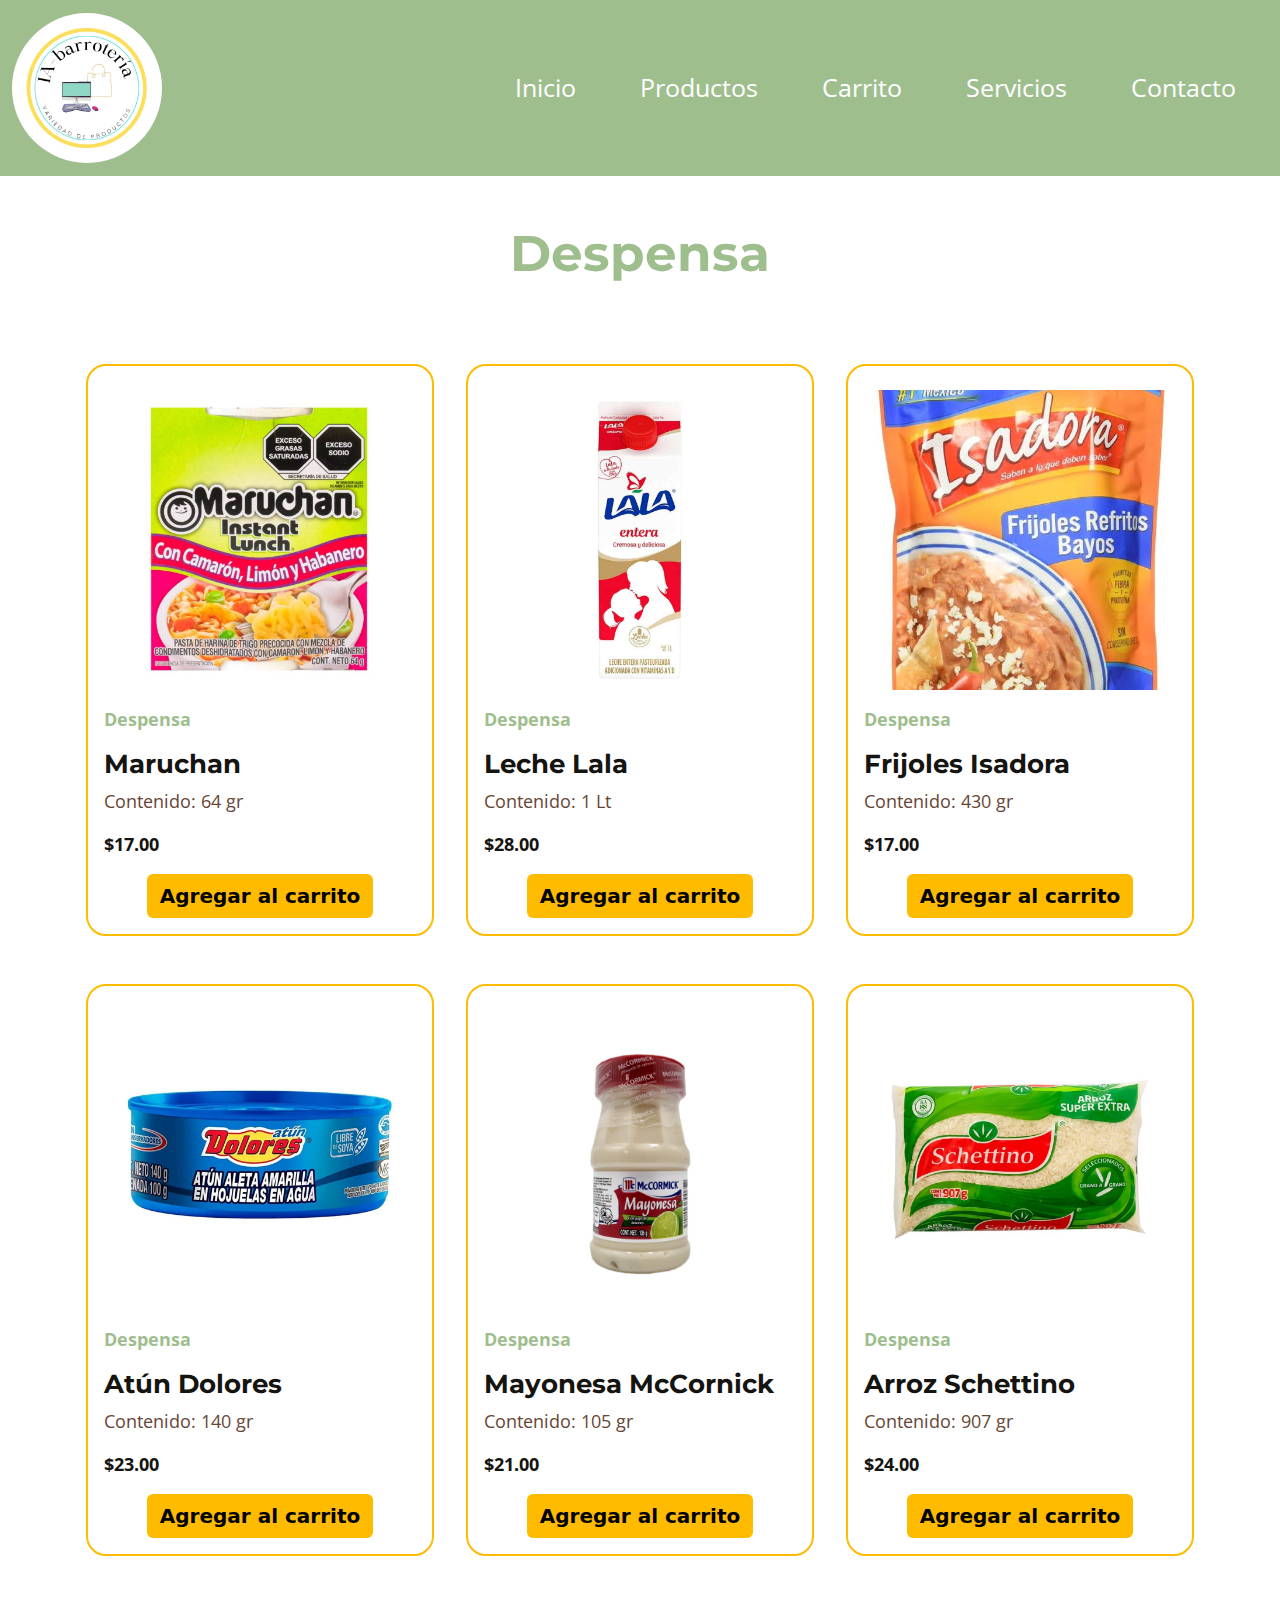
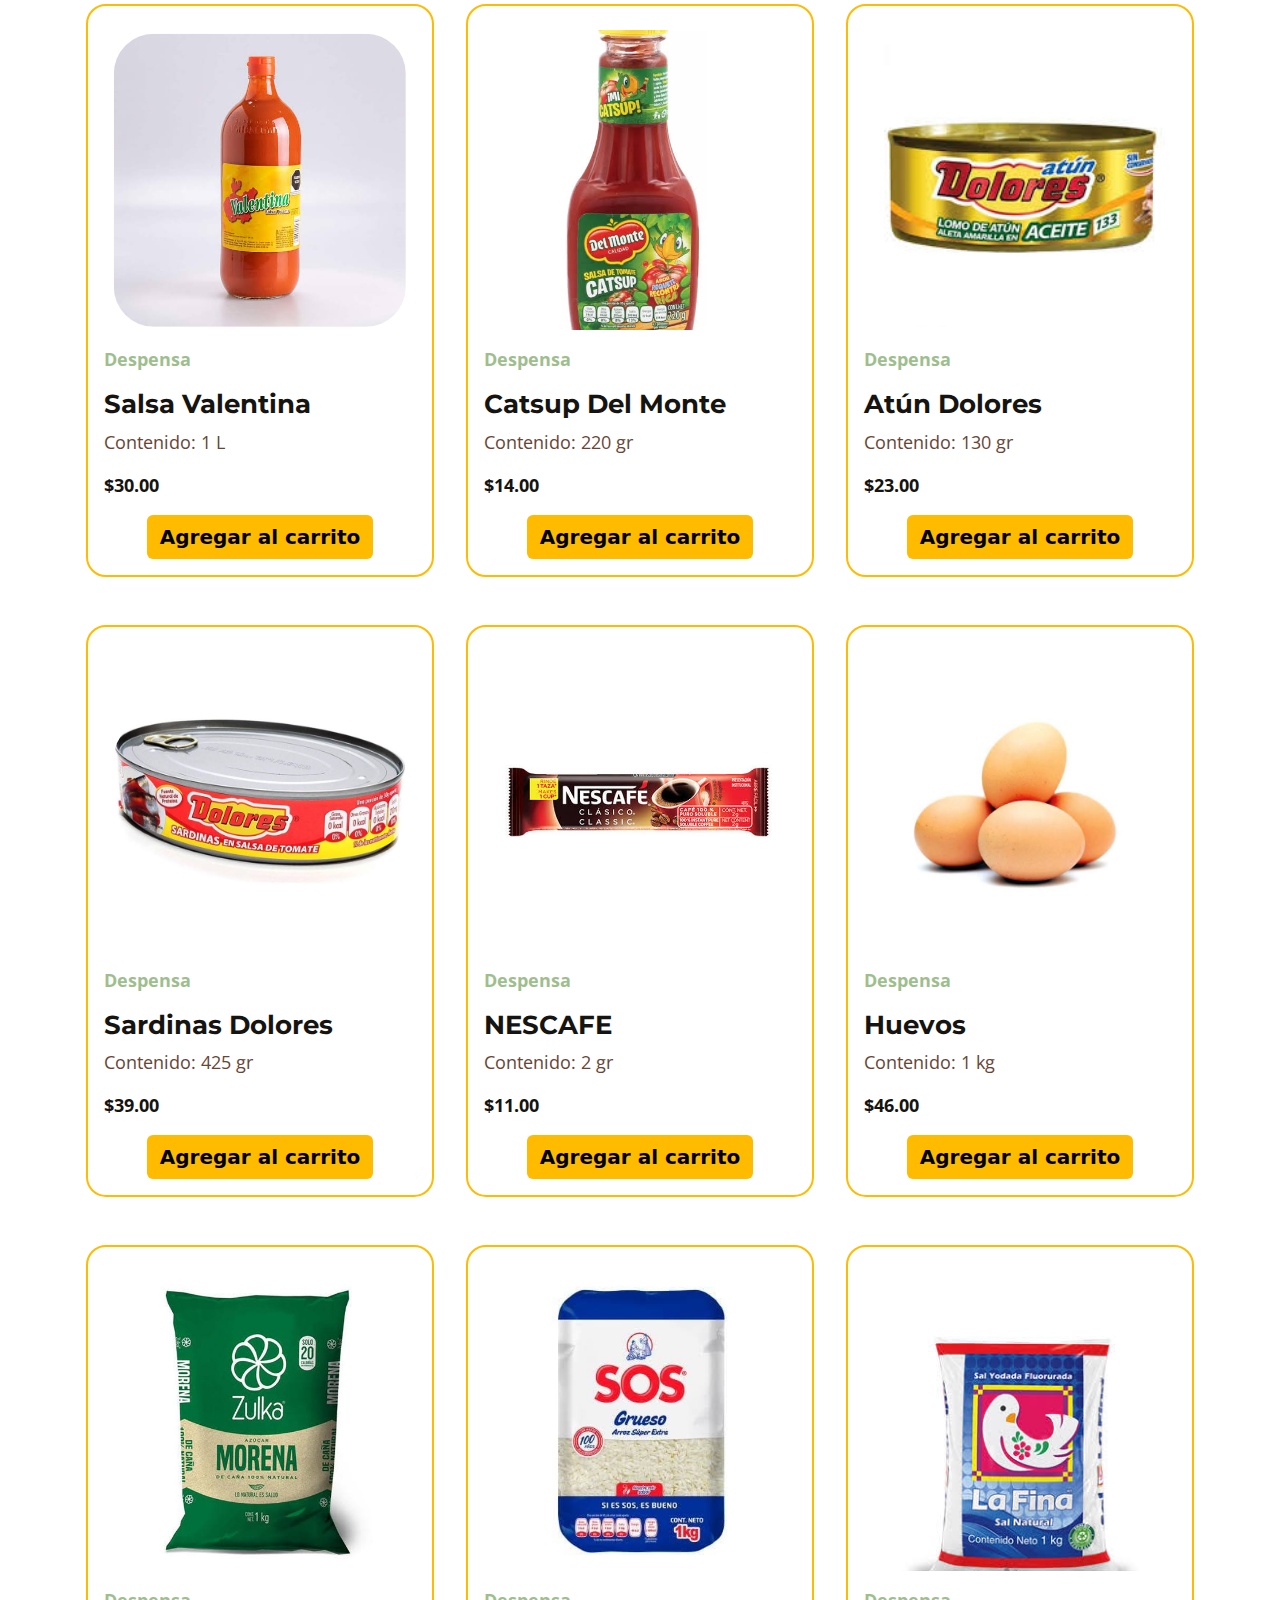
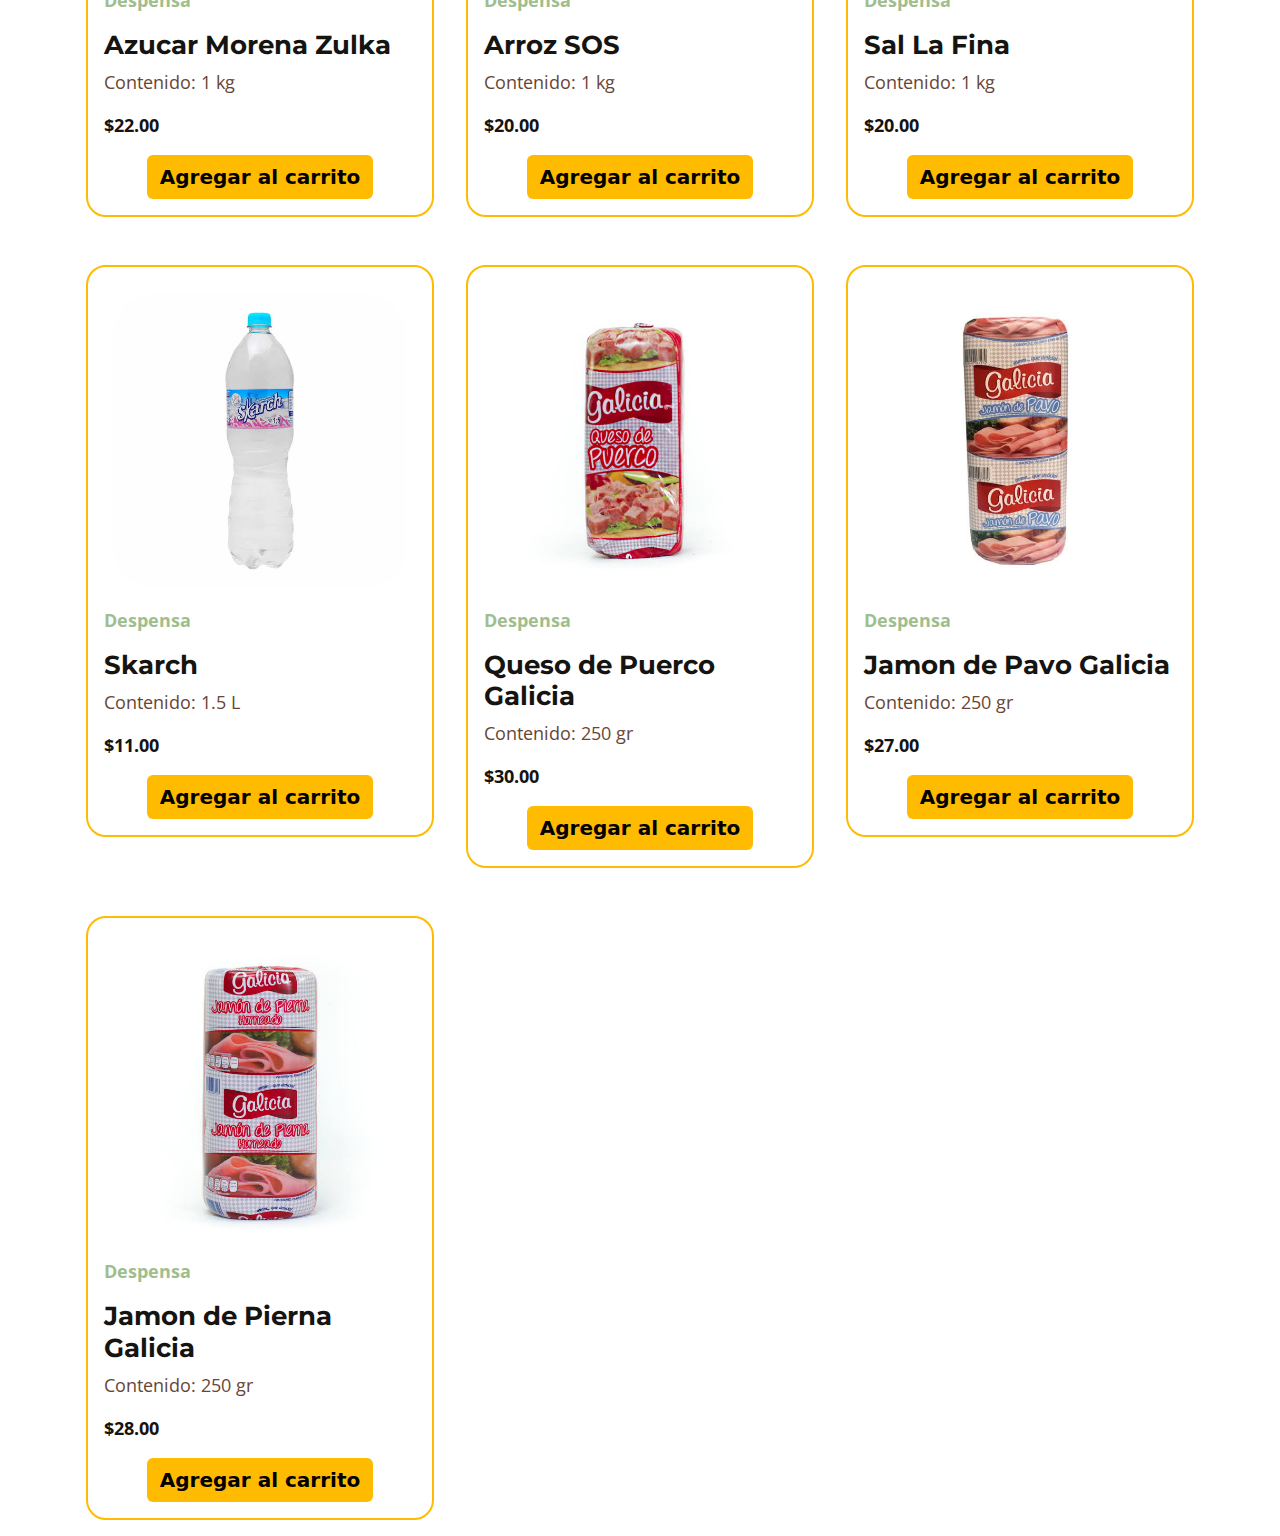
<file: productosDespensa.html>
<!DOCTYPE html>
<html lang="en">
<head>
    <meta charset="UTF-8">
    <meta name="viewport" content="width=device-width, initial-scale=1.0">
    <link href="https://cdn.jsdelivr.net/npm/bootstrap@5.3.3/dist/css/bootstrap.min.css" rel="stylesheet" integrity="sha384-QWTKZyjpPEjISv5WaRU9OFeRpok6YctnYmDr5pNlyT2bRjXh0JMhjY6hW+ALEwIH" crossorigin="anonymous">
    <link rel="stylesheet" href="css/style.css">
    <link rel="stylesheet" href="css/index.css">
    <link rel="icon" href="./assets/Icono.ico">
    <link rel="stylesheet" href="css/style.css">
    <link rel="preconnect" href="https://fonts.googleapis.com">
    <link rel="preconnect" href="https://fonts.gstatic.com" crossorigin>
    <link href="https://fonts.googleapis.com/css2?family=Montserrat:ital,wght@0,100..900;1,100..900&family=Open+Sans:ital,wght@0,300..800;1,300..800&display=swap" rel="stylesheet">
    <title>Despensa</title>
</head>
<body>
    <header id="encabezado">
        
    </header>

    <main>
        <h1 class="mt-5" id="typeProducto">Despensa</h1>
        <div class="container mt-5">
            <div class="row" id="products">
            </div>
        </div>
    </main>



    <script src="https://cdn.jsdelivr.net/npm/bootstrap@5.3.3/dist/js/bootstrap.bundle.min.js" integrity="sha384-YvpcrYf0tY3lHB60NNkmXc5s9fDVZLESaAA55NDzOxhy9GkcIdslK1eN7N6jIeHz" crossorigin="anonymous"></script>
    <script src="js/index.js"></script>
    <script src="js/productos.js"></script>
</body>
</html>
</file>
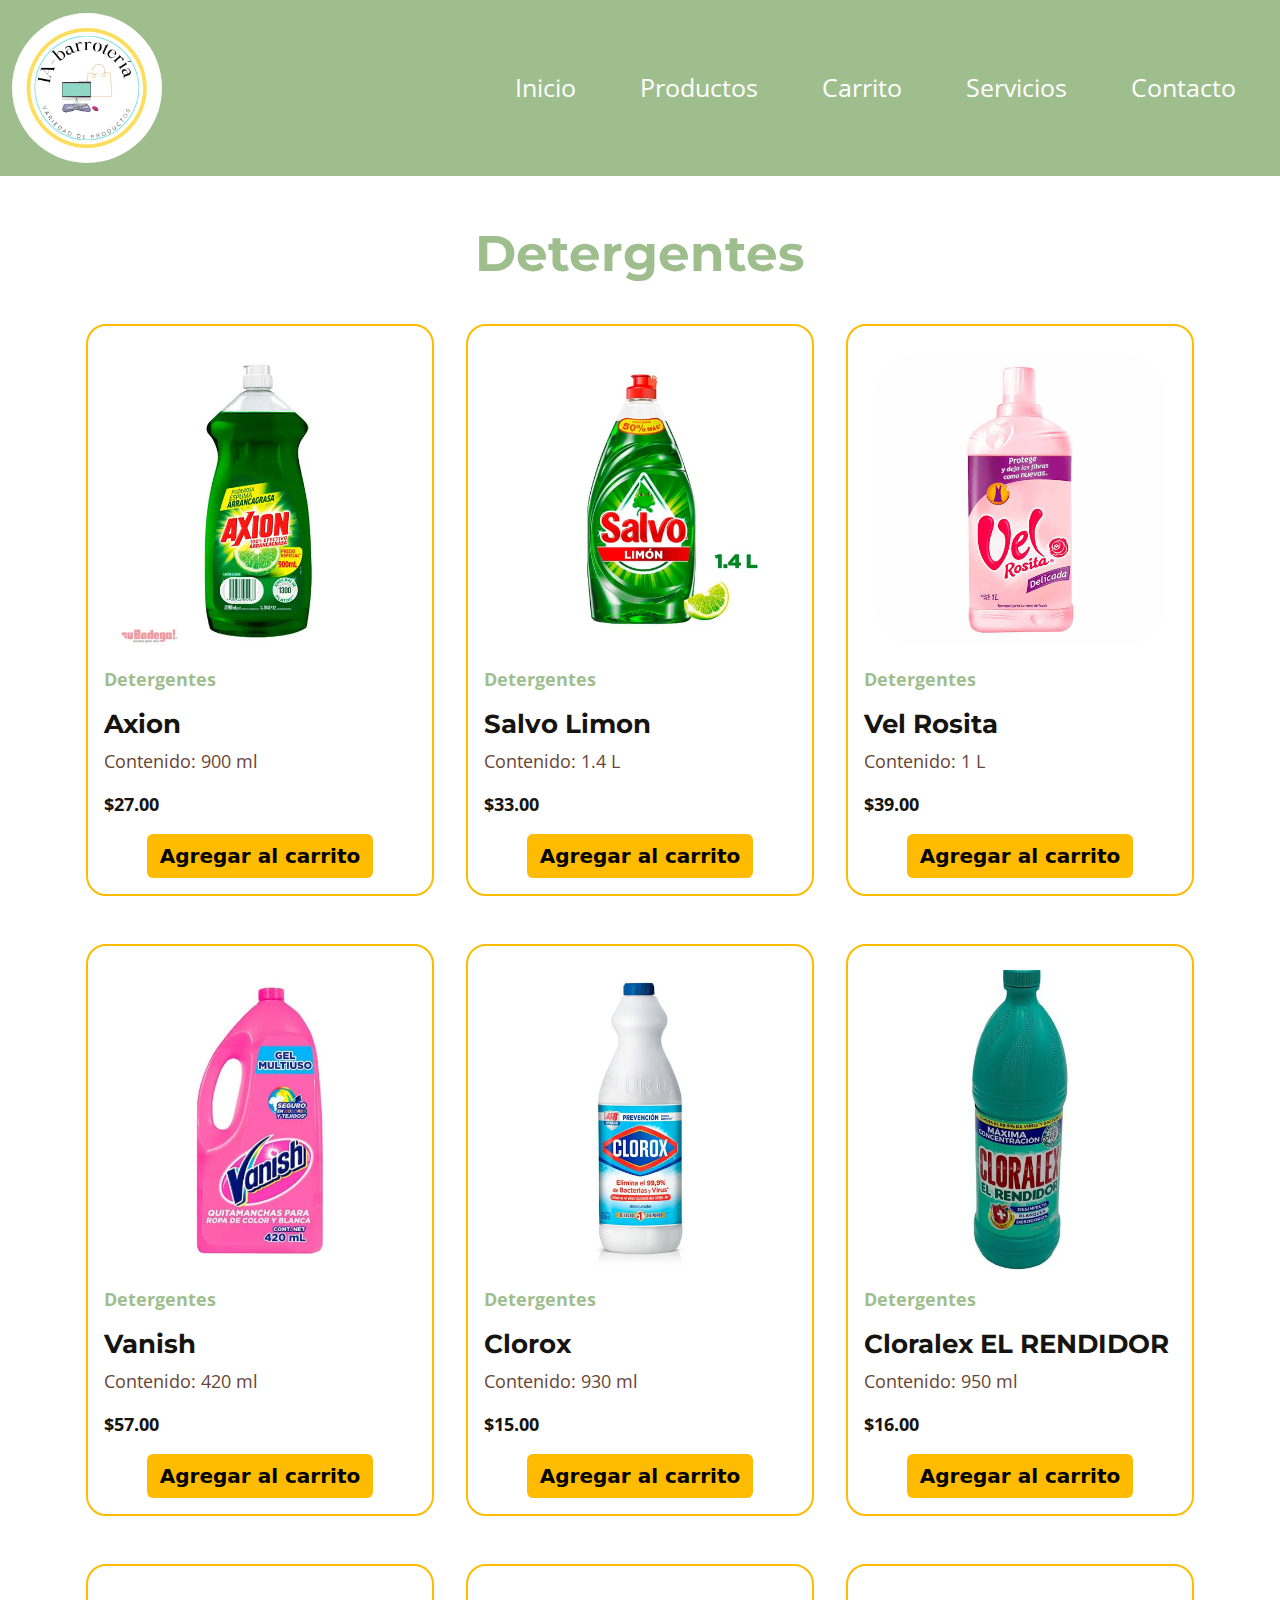
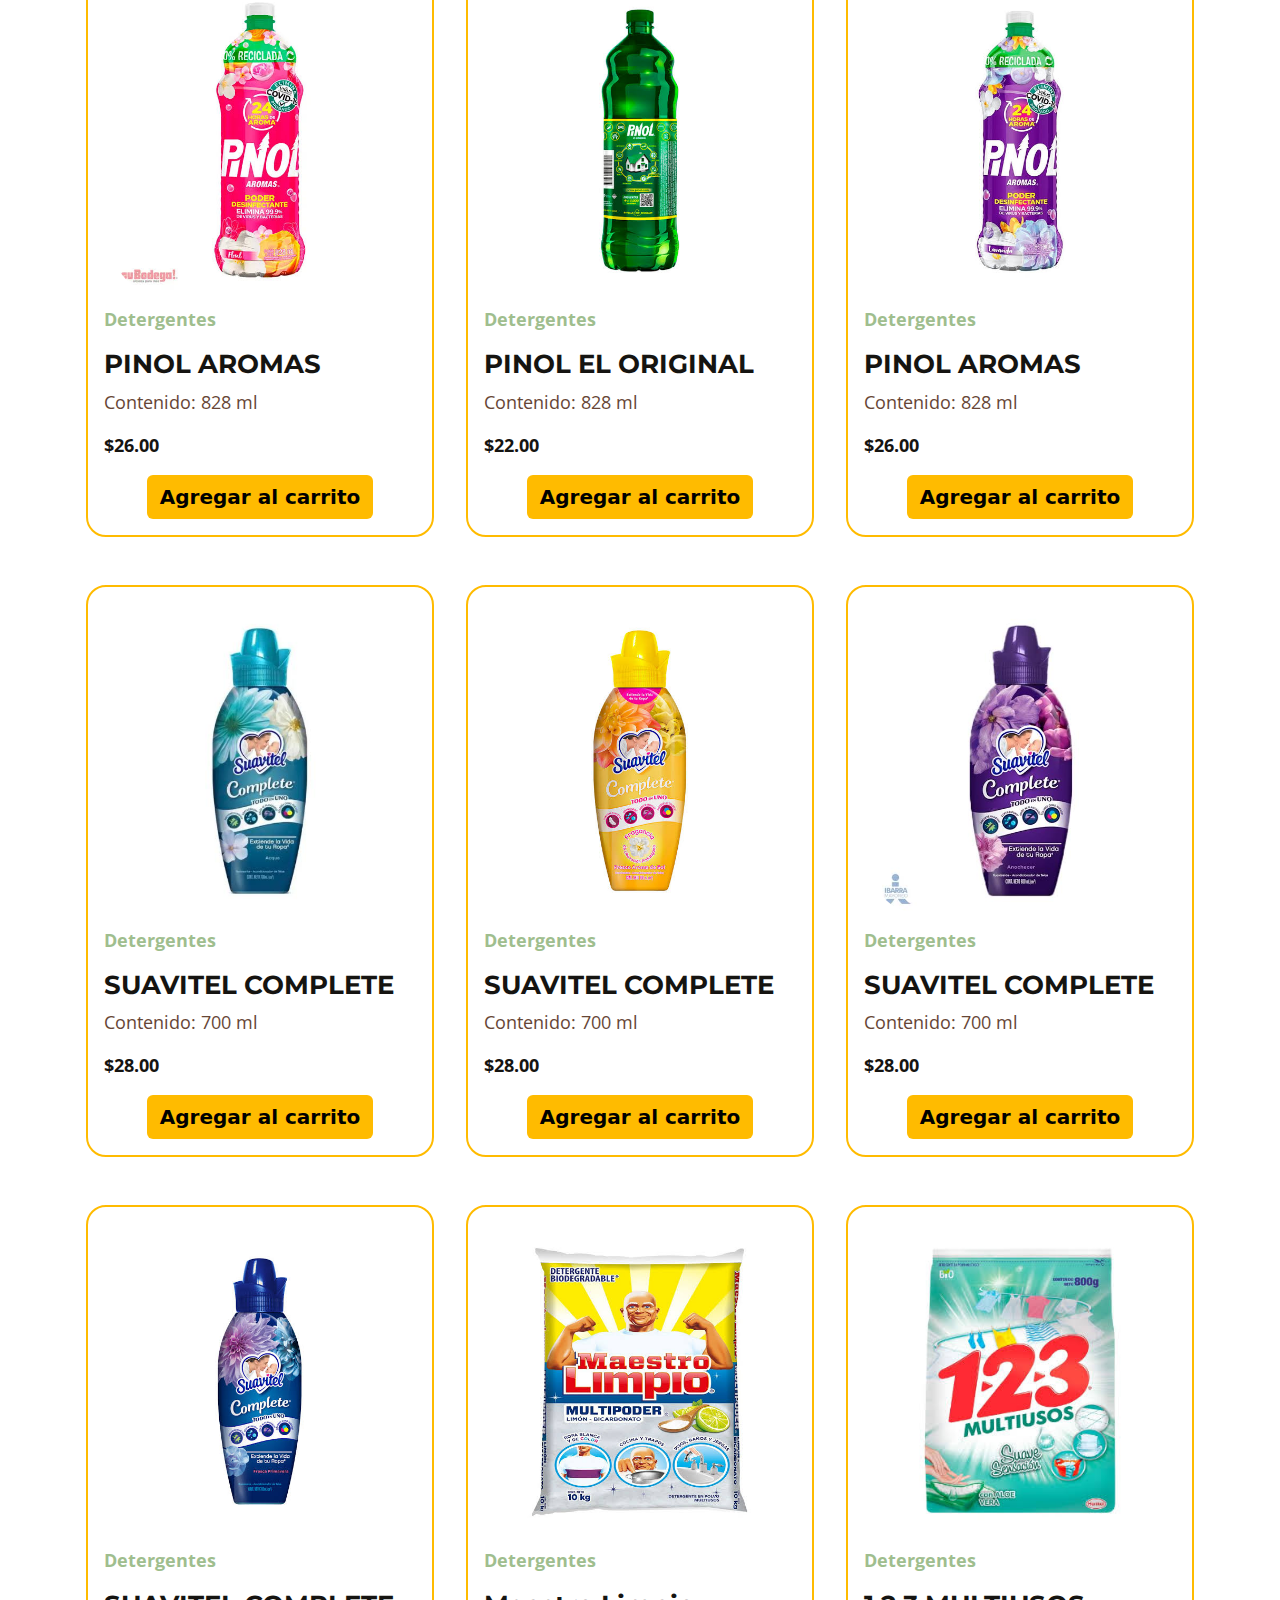
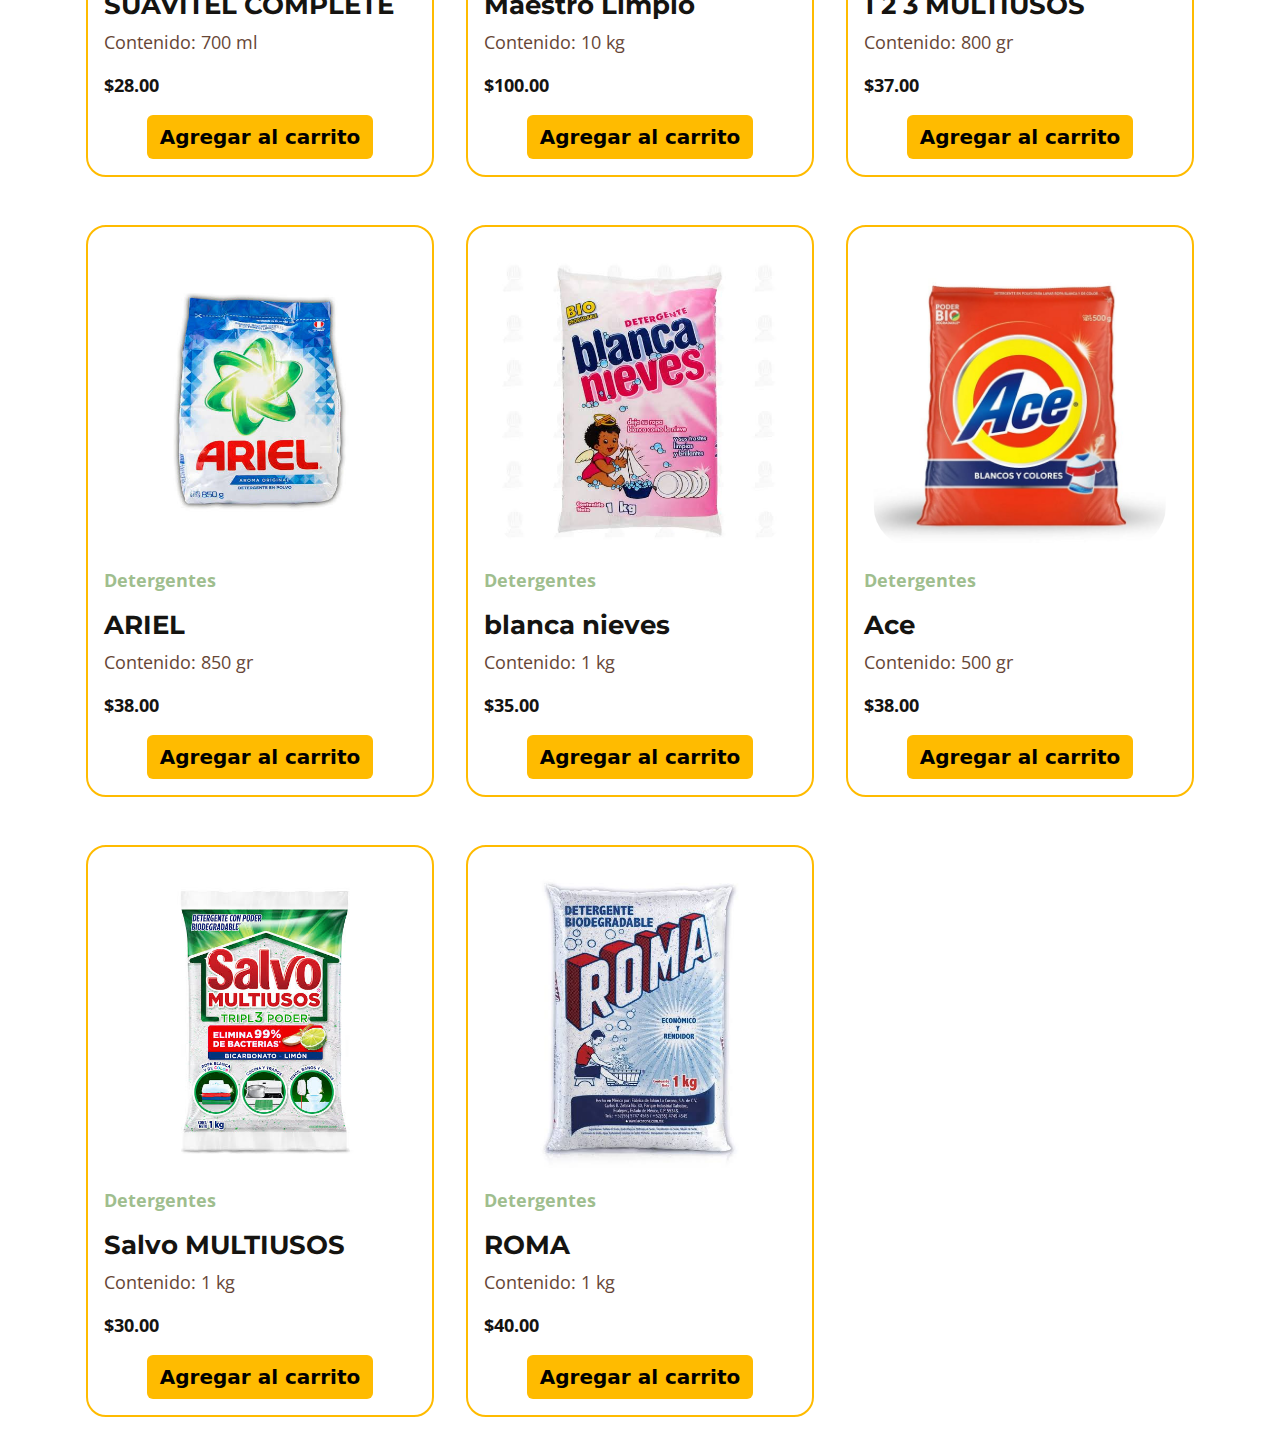
<file: productosDetergente.html>
<!DOCTYPE html>
<html lang="en">
<head>
    <meta charset="UTF-8">
    <meta name="viewport" content="width=device-width, initial-scale=1.0">
    <link href="https://cdn.jsdelivr.net/npm/bootstrap@5.3.3/dist/css/bootstrap.min.css" rel="stylesheet" integrity="sha384-QWTKZyjpPEjISv5WaRU9OFeRpok6YctnYmDr5pNlyT2bRjXh0JMhjY6hW+ALEwIH" crossorigin="anonymous">
    <link rel="stylesheet" href="css/style.css">
    <link rel="stylesheet" href="css/index.css">
    <link rel="icon" href="./assets/Icono.ico">
    <link rel="stylesheet" href="css/style.css">
    <link rel="preconnect" href="https://fonts.googleapis.com">
    <link rel="preconnect" href="https://fonts.gstatic.com" crossorigin>
    <link href="https://fonts.googleapis.com/css2?family=Montserrat:ital,wght@0,100..900;1,100..900&family=Open+Sans:ital,wght@0,300..800;1,300..800&display=swap" rel="stylesheet">
    <title>Detergentes</title>
</head>
<body>
    <header id="encabezado">
        
    </header>

    <main>
        <div class="container mt-5">    
            <h1 class="mt-5" id="typeProducto">Detergentes</h1>
            <div class="row" id="products">
            </div>
        </div>
    </main>



    <script src="https://cdn.jsdelivr.net/npm/bootstrap@5.3.3/dist/js/bootstrap.bundle.min.js" integrity="sha384-YvpcrYf0tY3lHB60NNkmXc5s9fDVZLESaAA55NDzOxhy9GkcIdslK1eN7N6jIeHz" crossorigin="anonymous"></script>
    <script src="js/index.js"></script>
    <script src="js/productos.js"></script>
</body>
</html>
</file>
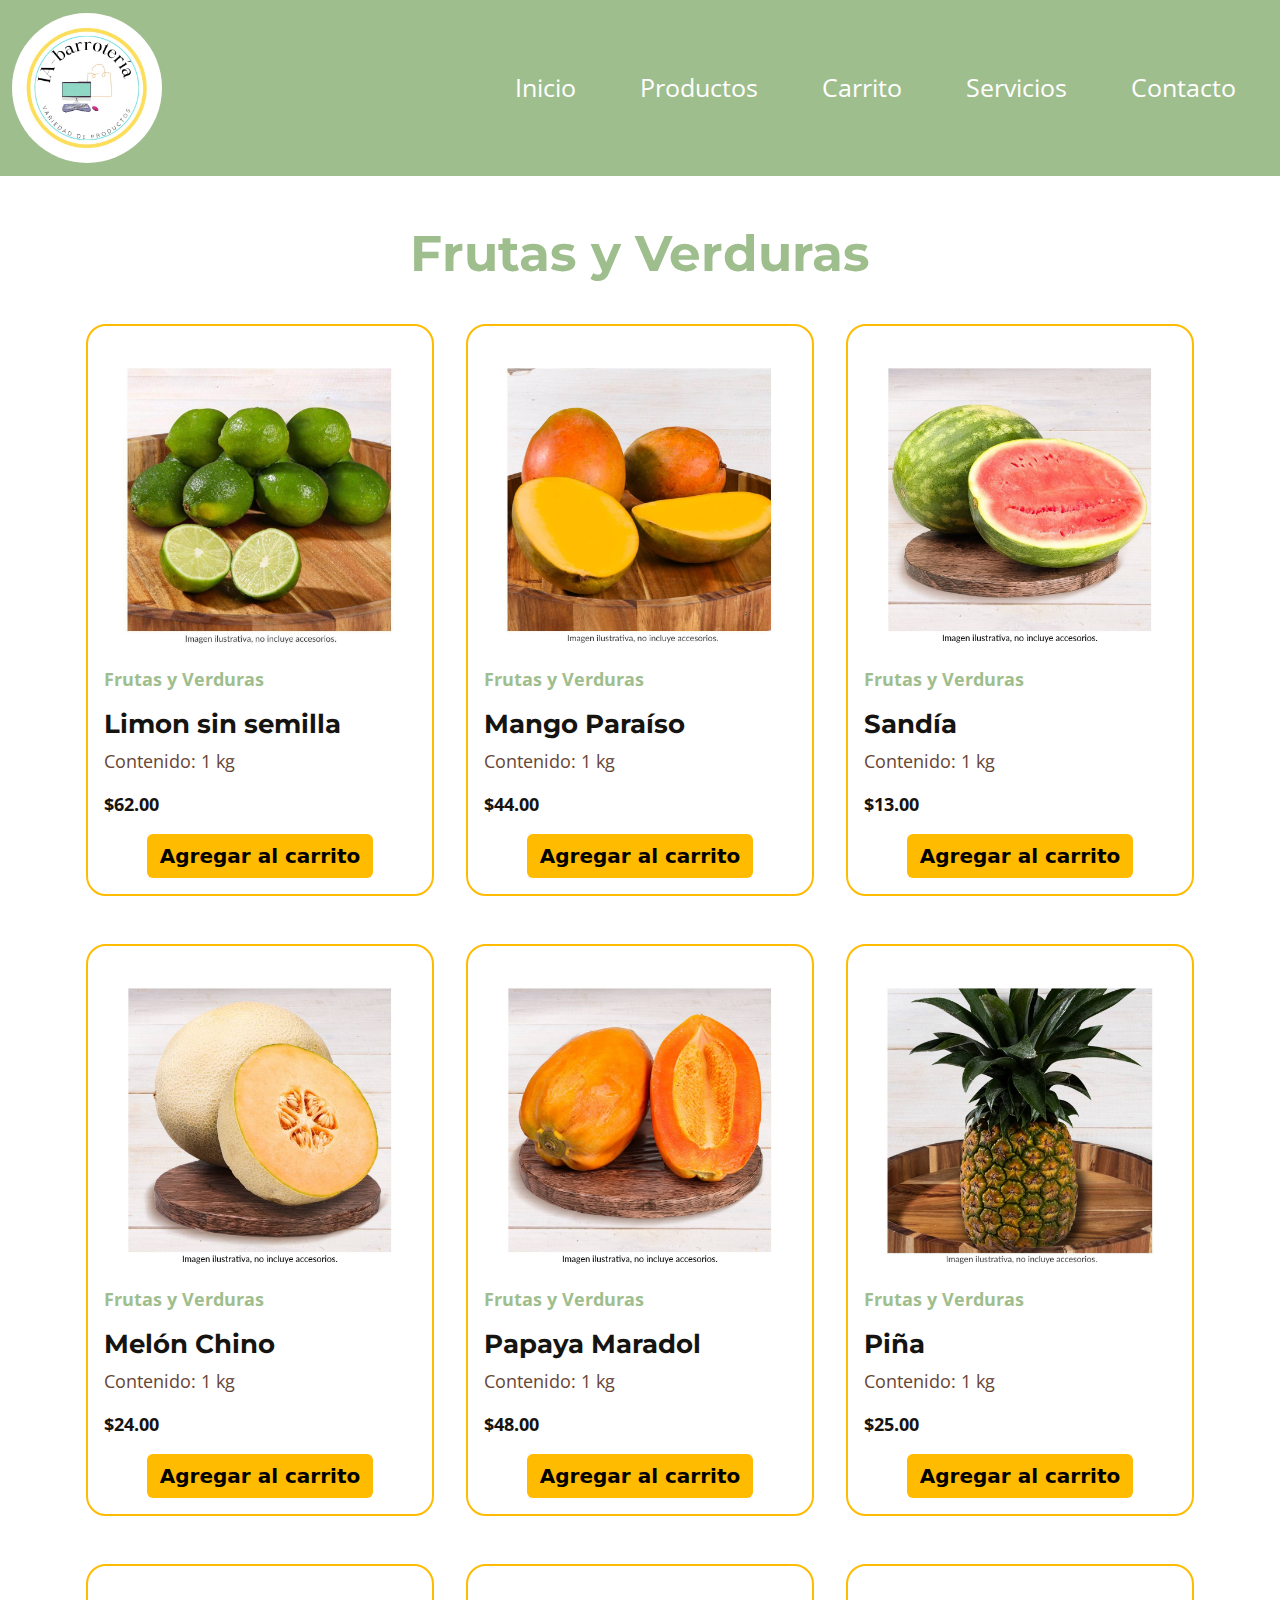
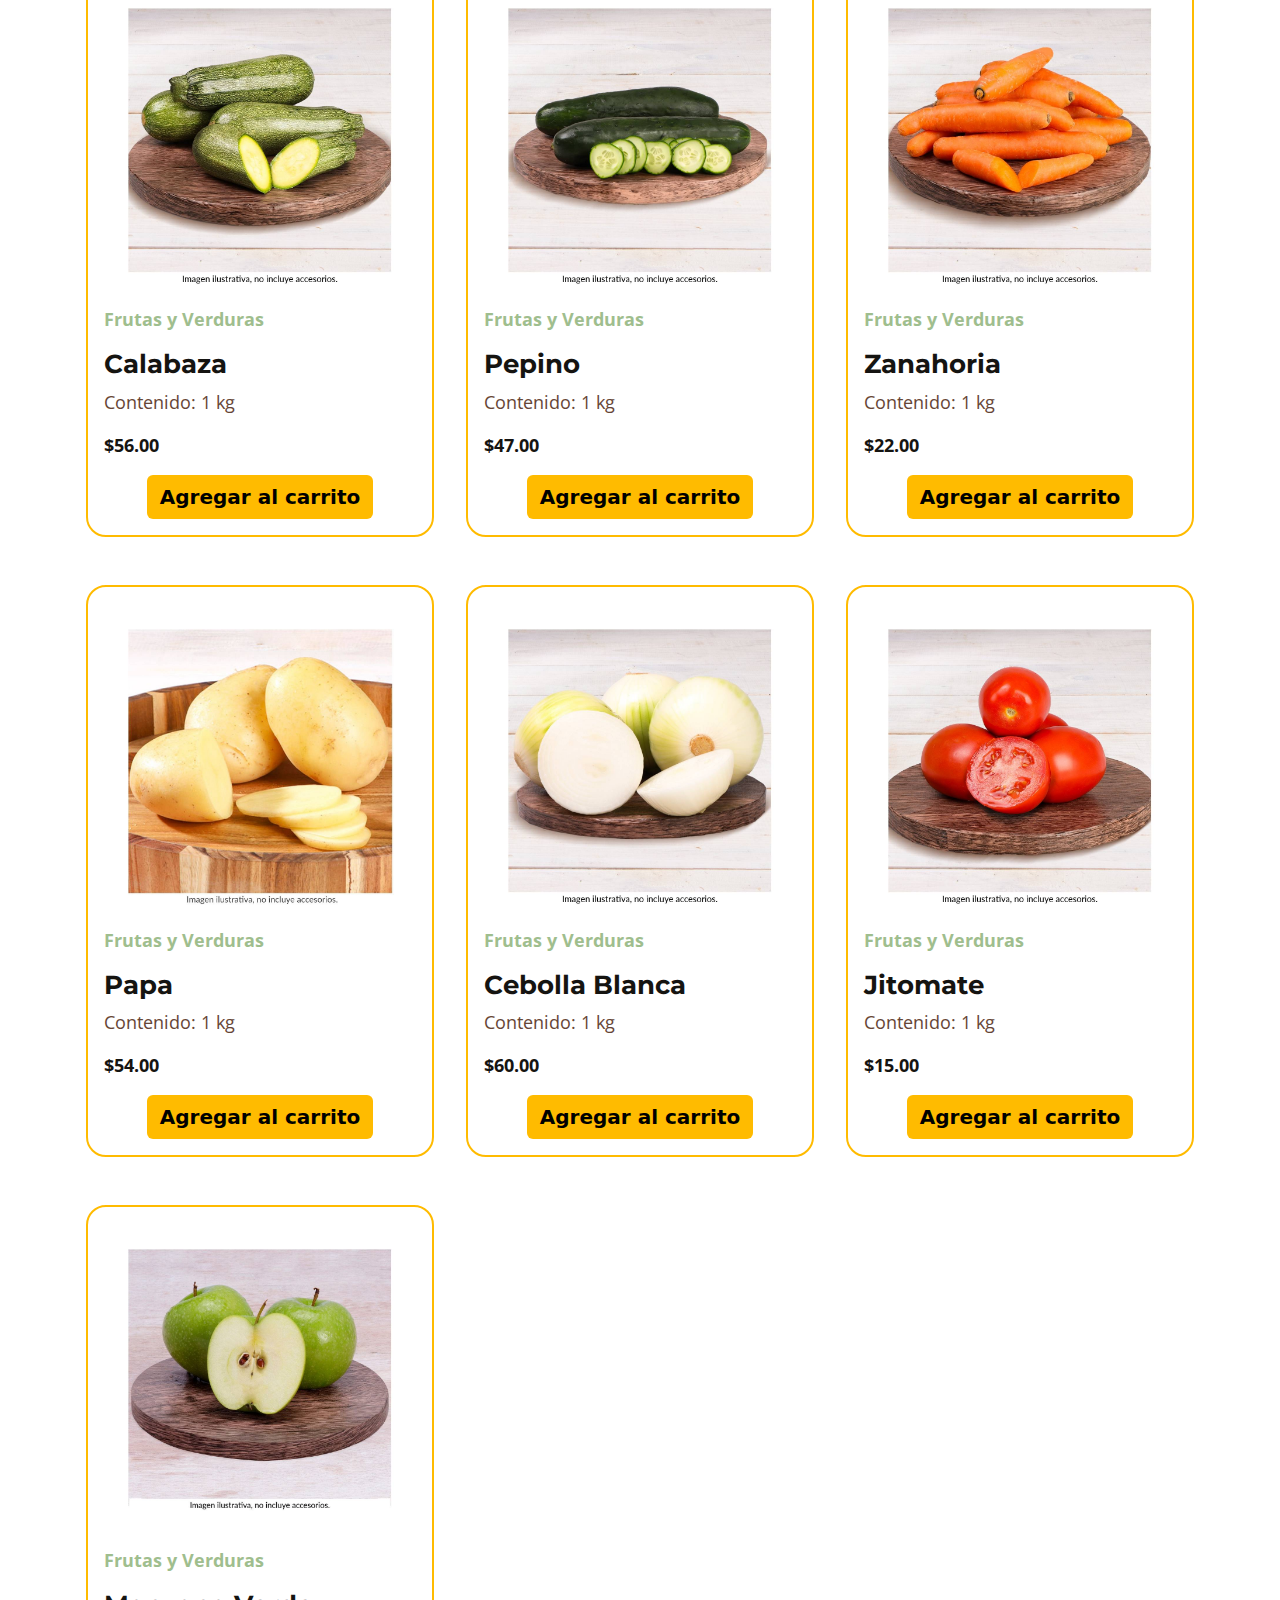
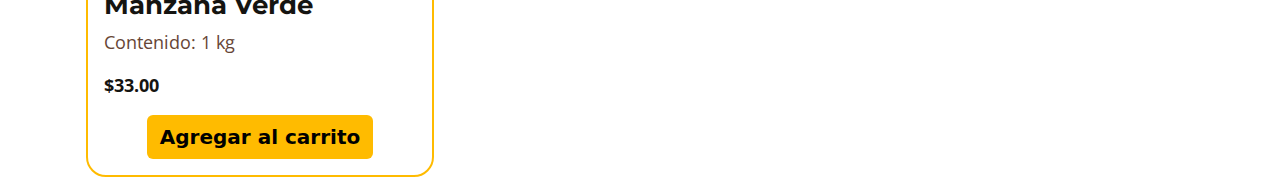
<file: productosFrutasVerduras.html>
<!DOCTYPE html>
<html lang="en">
<head>
    <meta charset="UTF-8">
    <meta name="viewport" content="width=device-width, initial-scale=1.0">
    <link href="https://cdn.jsdelivr.net/npm/bootstrap@5.3.3/dist/css/bootstrap.min.css" rel="stylesheet" integrity="sha384-QWTKZyjpPEjISv5WaRU9OFeRpok6YctnYmDr5pNlyT2bRjXh0JMhjY6hW+ALEwIH" crossorigin="anonymous">
    <link rel="stylesheet" href="css/style.css">
    <link rel="stylesheet" href="css/index.css">
    <link rel="icon" href="./assets/Icono.ico">
    <link rel="stylesheet" href="css/style.css">
    <link rel="preconnect" href="https://fonts.googleapis.com">
    <link rel="preconnect" href="https://fonts.gstatic.com" crossorigin>
    <link href="https://fonts.googleapis.com/css2?family=Montserrat:ital,wght@0,100..900;1,100..900&family=Open+Sans:ital,wght@0,300..800;1,300..800&display=swap" rel="stylesheet">
    <title>Frutas y Verduras</title>
</head>
<body>
    <header id="encabezado">
        
    </header>

    <main>
        <div class="container mt-5">    
            <h1 class="mt-5" id="typeProducto">Frutas y Verduras</h1>
            <div class="row" id="products">
            </div>
        </div>
    </main>



    <script src="https://cdn.jsdelivr.net/npm/bootstrap@5.3.3/dist/js/bootstrap.bundle.min.js" integrity="sha384-YvpcrYf0tY3lHB60NNkmXc5s9fDVZLESaAA55NDzOxhy9GkcIdslK1eN7N6jIeHz" crossorigin="anonymous"></script>
    <script src="js/index.js"></script>
    <script src="js/productos.js"></script>
</body>
</html>
</file>
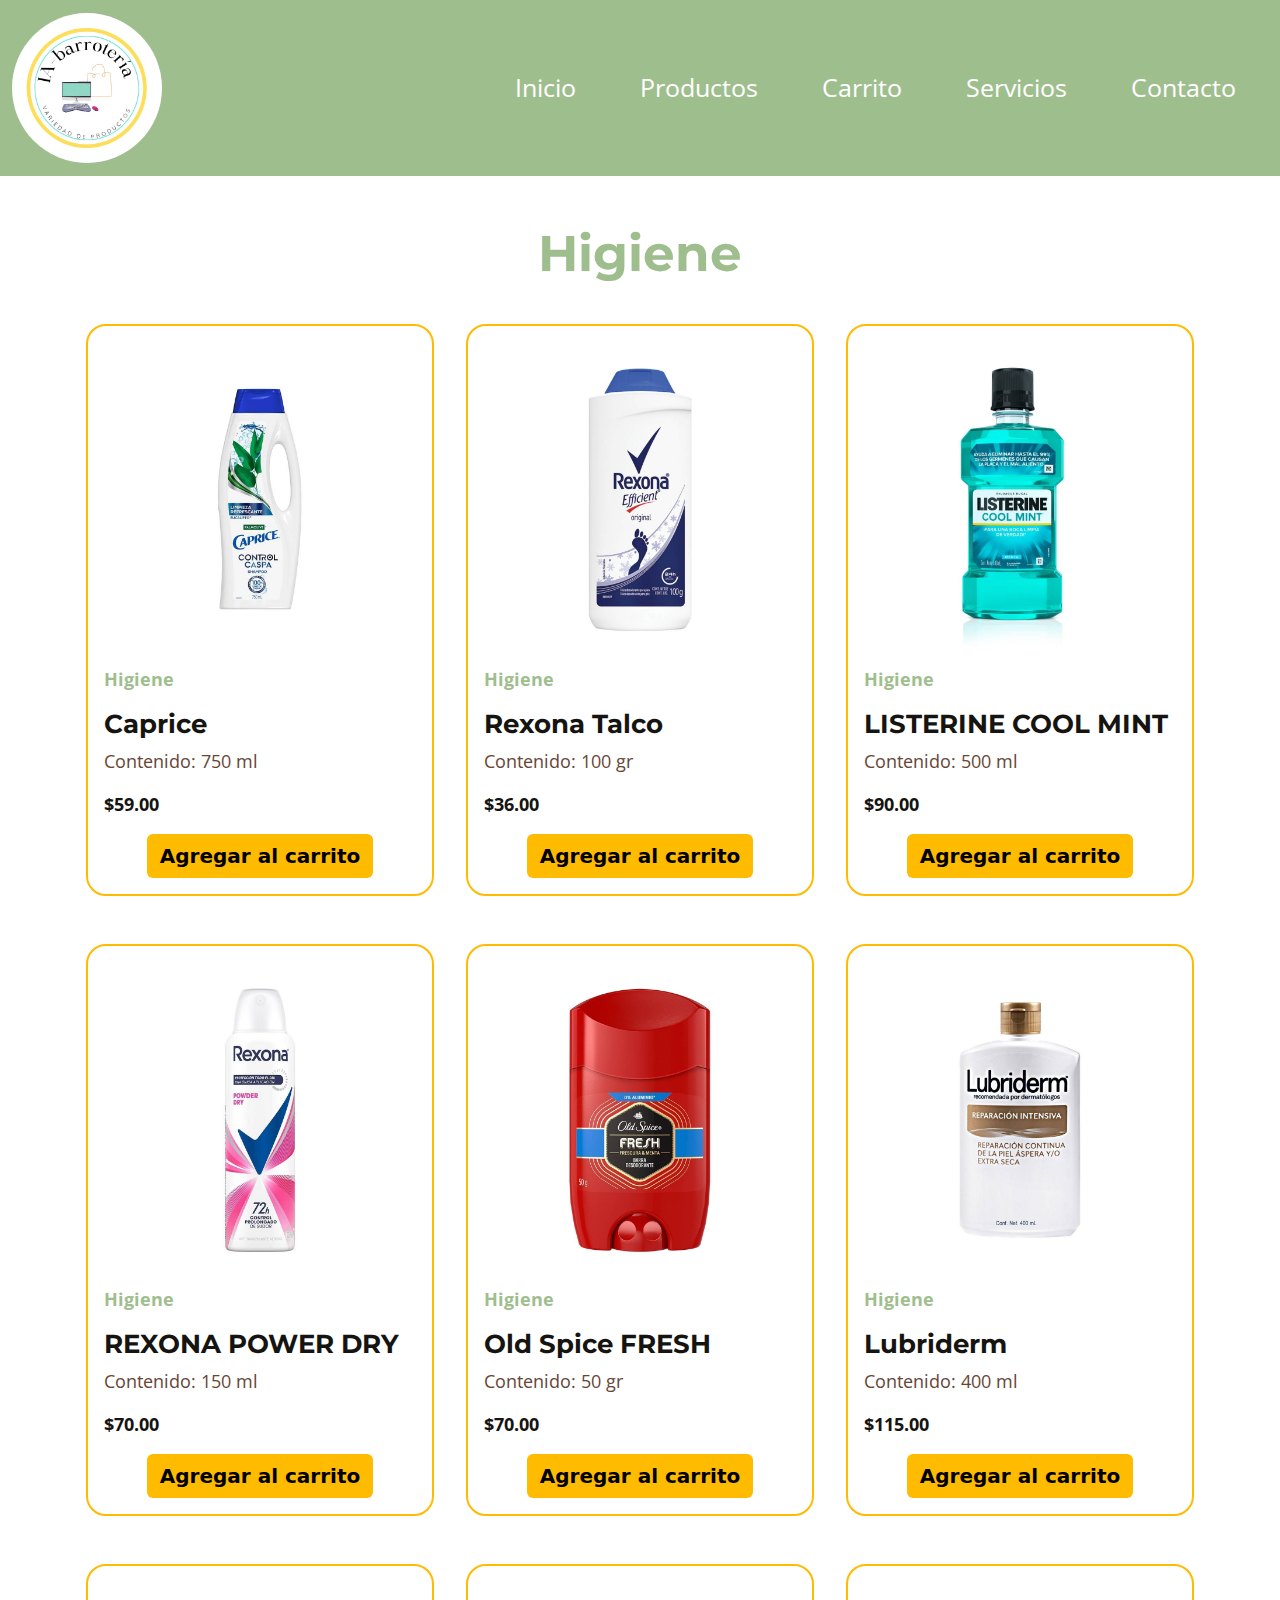
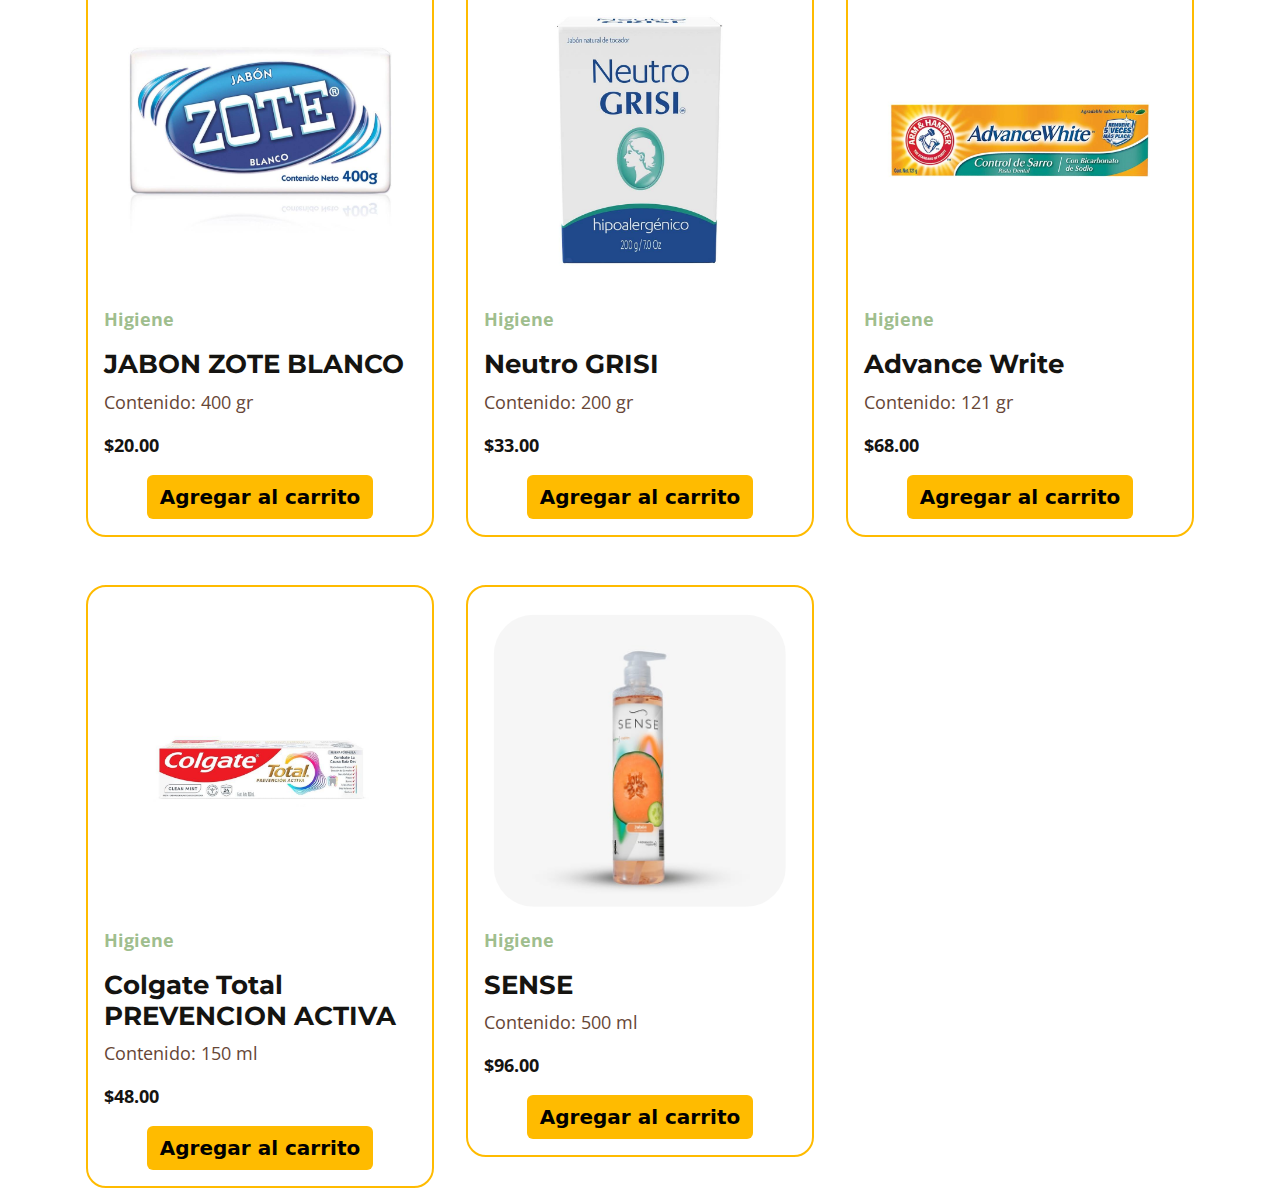
<file: productosHigiene.html>
<!DOCTYPE html>
<html lang="en">
<head>
    <meta charset="UTF-8">
    <meta name="viewport" content="width=device-width, initial-scale=1.0">
    <link href="https://cdn.jsdelivr.net/npm/bootstrap@5.3.3/dist/css/bootstrap.min.css" rel="stylesheet" integrity="sha384-QWTKZyjpPEjISv5WaRU9OFeRpok6YctnYmDr5pNlyT2bRjXh0JMhjY6hW+ALEwIH" crossorigin="anonymous">
    <link rel="stylesheet" href="css/style.css">
    <link rel="stylesheet" href="css/index.css">
    <link rel="icon" href="./assets/Icono.ico">
    <link rel="stylesheet" href="css/style.css">
    <link rel="preconnect" href="https://fonts.googleapis.com">
    <link rel="preconnect" href="https://fonts.gstatic.com" crossorigin>
    <link href="https://fonts.googleapis.com/css2?family=Montserrat:ital,wght@0,100..900;1,100..900&family=Open+Sans:ital,wght@0,300..800;1,300..800&display=swap" rel="stylesheet">
    <title>Higiene</title>
</head>
<body>
    <header id="encabezado">
        
    </header>

    <main>
        <div class="container mt-5">    
            <h1 class="mt-5" id="typeProducto">Higiene</h1>
            <div class="row" id="products">
            </div>
        </div>
    </main>



    <script src="https://cdn.jsdelivr.net/npm/bootstrap@5.3.3/dist/js/bootstrap.bundle.min.js" integrity="sha384-YvpcrYf0tY3lHB60NNkmXc5s9fDVZLESaAA55NDzOxhy9GkcIdslK1eN7N6jIeHz" crossorigin="anonymous"></script>
    <script src="js/index.js"></script>
    <script src="js/productos.js"></script>
</body>
</html>
</file>
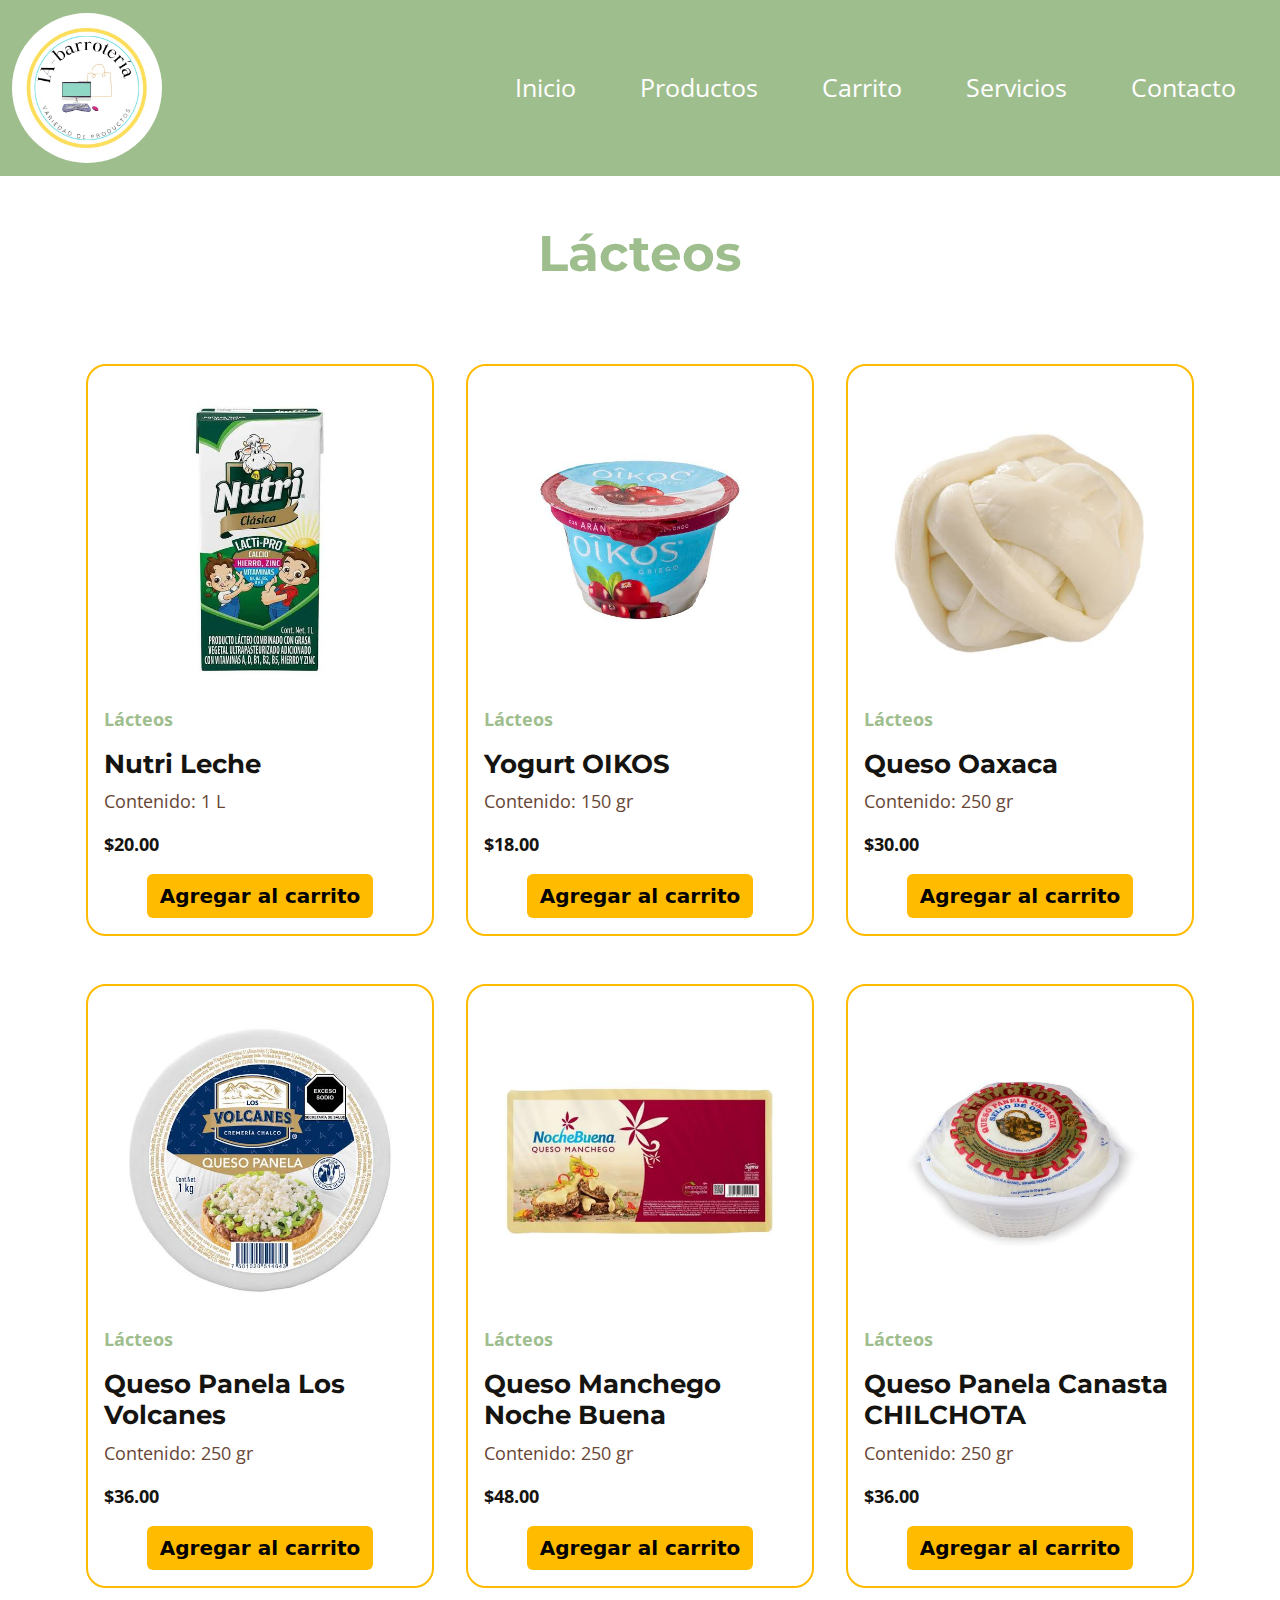
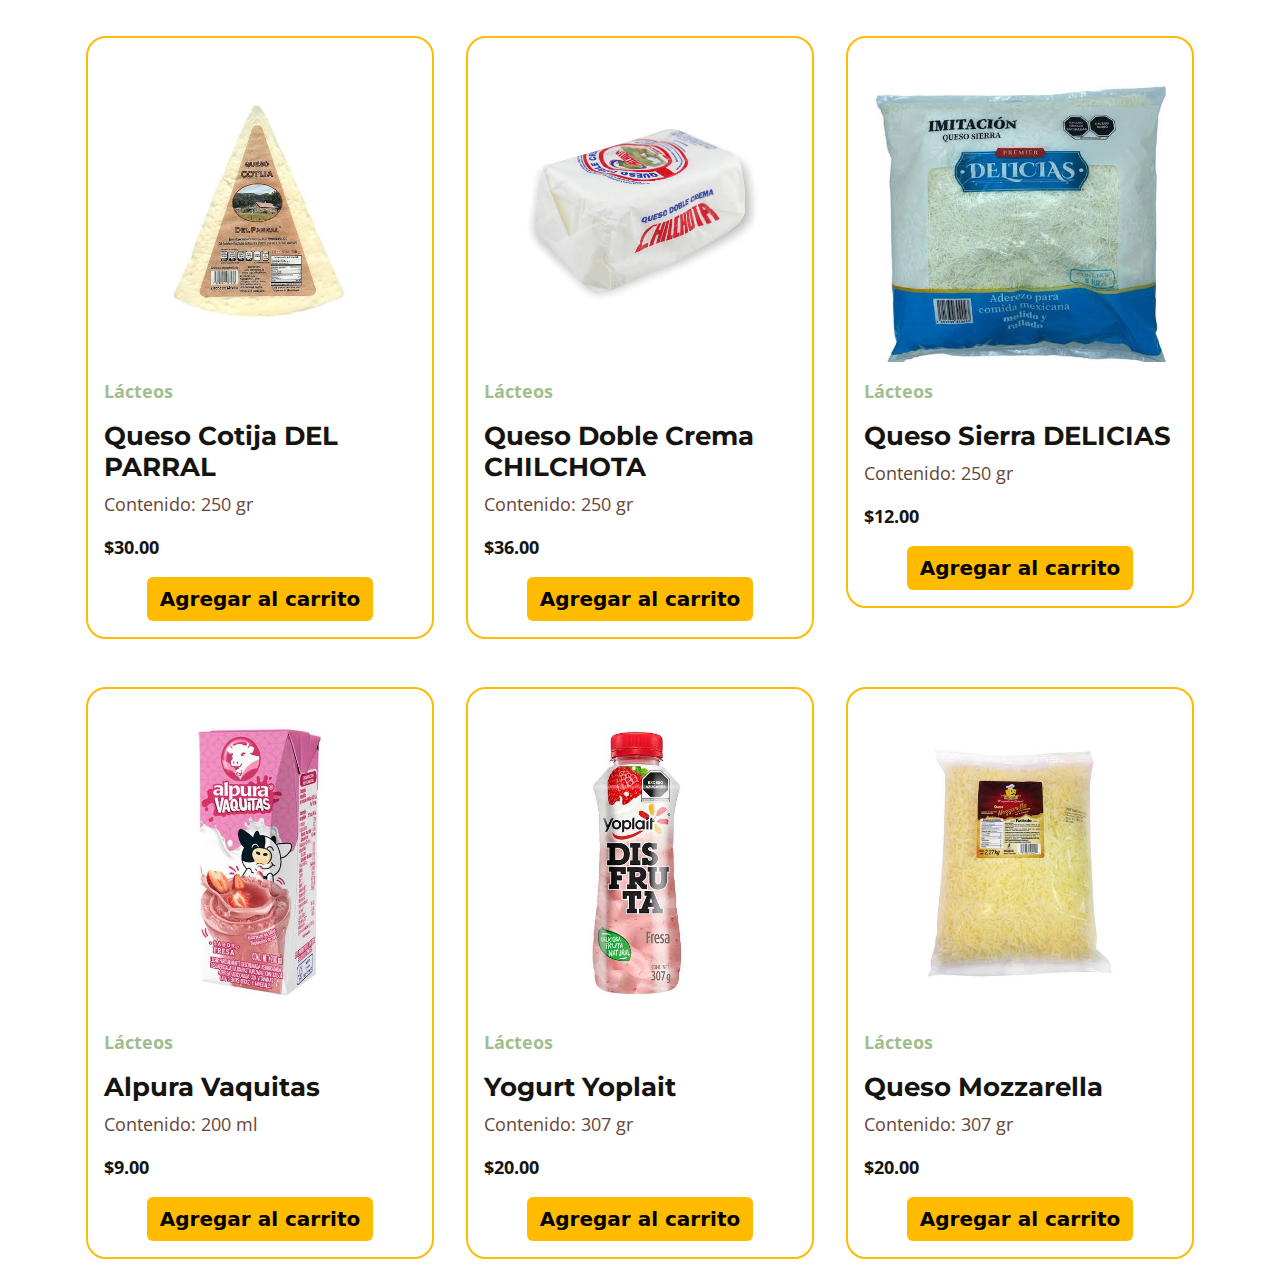
<file: productosLacteos.html>
<!DOCTYPE html>
<html lang="en">
<head>
    <meta charset="UTF-8">
    <meta name="viewport" content="width=device-width, initial-scale=1.0">
    <link href="https://cdn.jsdelivr.net/npm/bootstrap@5.3.3/dist/css/bootstrap.min.css" rel="stylesheet" integrity="sha384-QWTKZyjpPEjISv5WaRU9OFeRpok6YctnYmDr5pNlyT2bRjXh0JMhjY6hW+ALEwIH" crossorigin="anonymous">
    <link rel="stylesheet" href="css/style.css">
    <link rel="stylesheet" href="css/index.css">
    <link rel="icon" href="./assets/Icono.ico">
    <link rel="stylesheet" href="css/style.css">
    <link rel="preconnect" href="https://fonts.googleapis.com">
    <link rel="preconnect" href="https://fonts.gstatic.com" crossorigin>
    <link href="https://fonts.googleapis.com/css2?family=Montserrat:ital,wght@0,100..900;1,100..900&family=Open+Sans:ital,wght@0,300..800;1,300..800&display=swap" rel="stylesheet">
    <title>Lácteaos</title>
</head>
<body>
    <header id="encabezado">
        
    </header>

    <main>
        <h1 class="mt-5" id="typeProducto">Lácteos</h1>
        <div class="container mt-5">
            <div class="row" id="products">
            </div>
        </div>
    </main>



    <script src="https://cdn.jsdelivr.net/npm/bootstrap@5.3.3/dist/js/bootstrap.bundle.min.js" integrity="sha384-YvpcrYf0tY3lHB60NNkmXc5s9fDVZLESaAA55NDzOxhy9GkcIdslK1eN7N6jIeHz" crossorigin="anonymous"></script>
    <script src="js/index.js"></script>
    <script src="js/productos.js"></script>
</body>
</html>
</file>
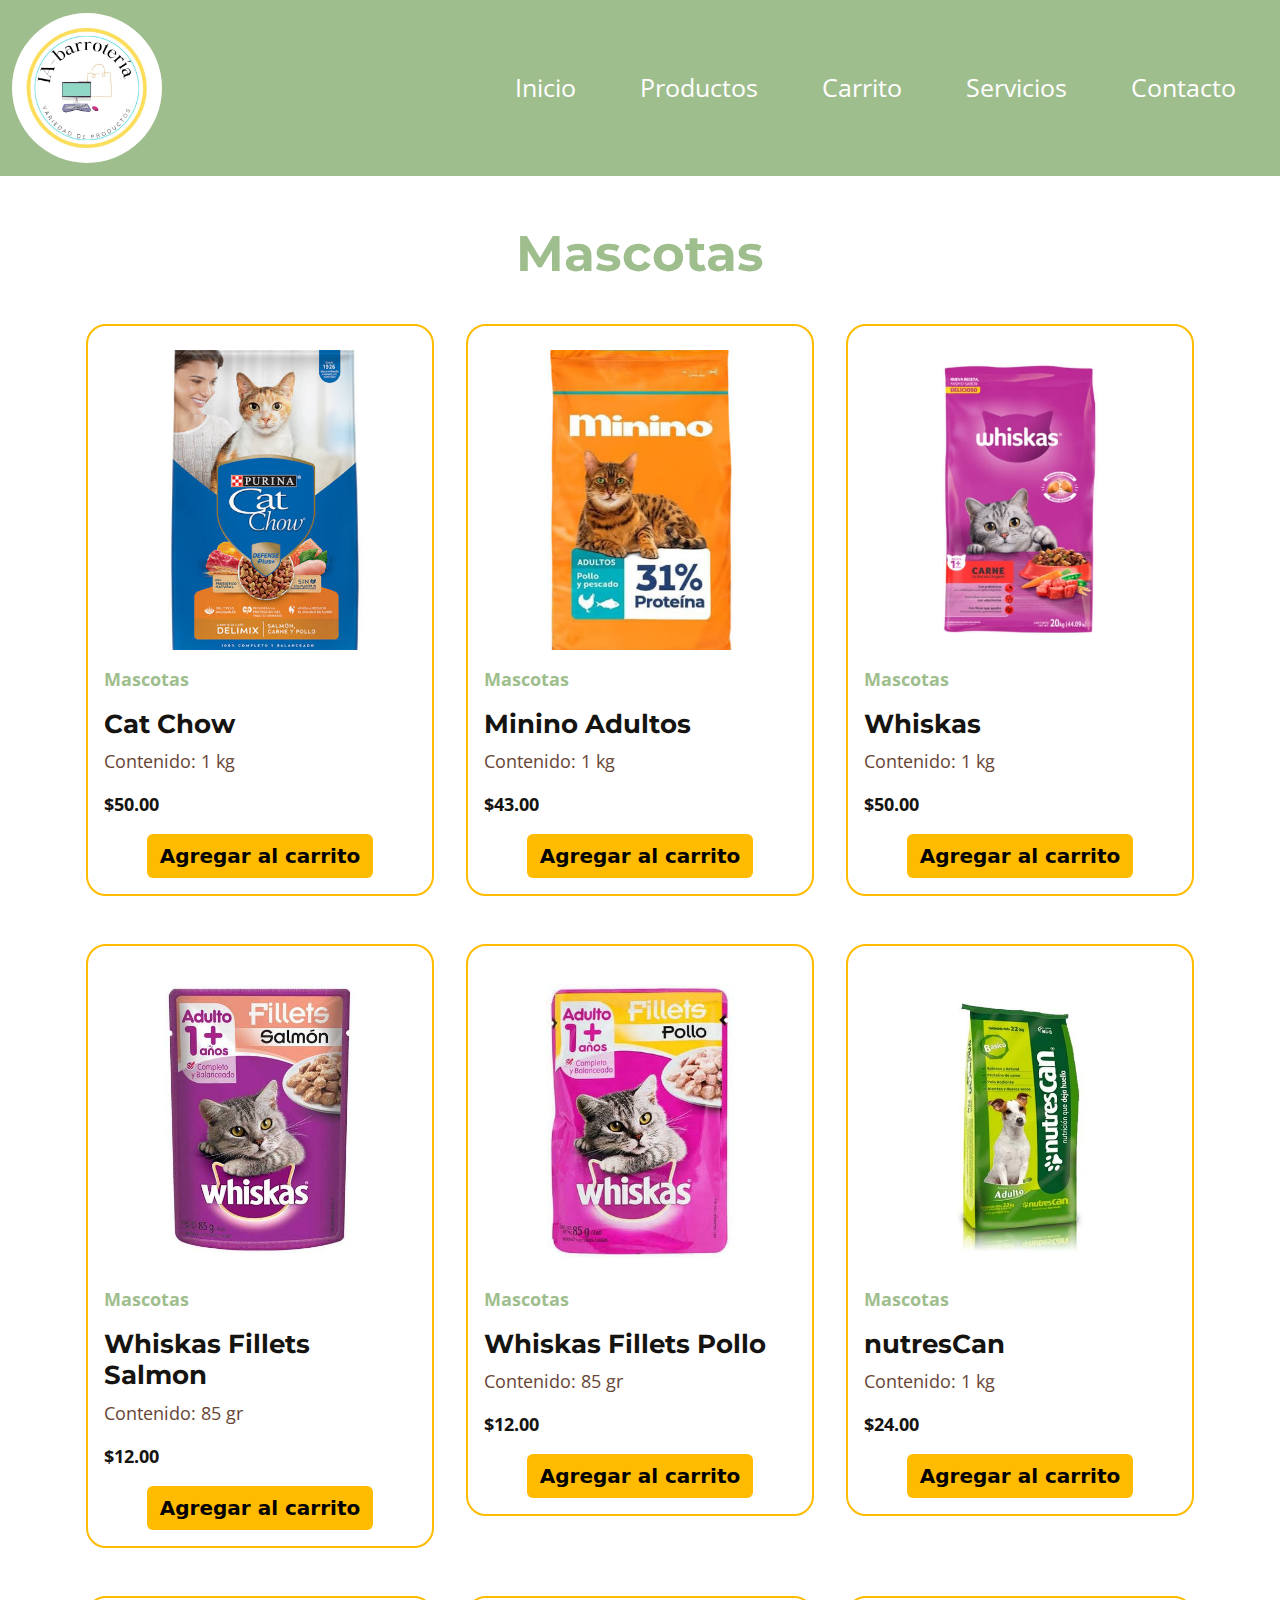
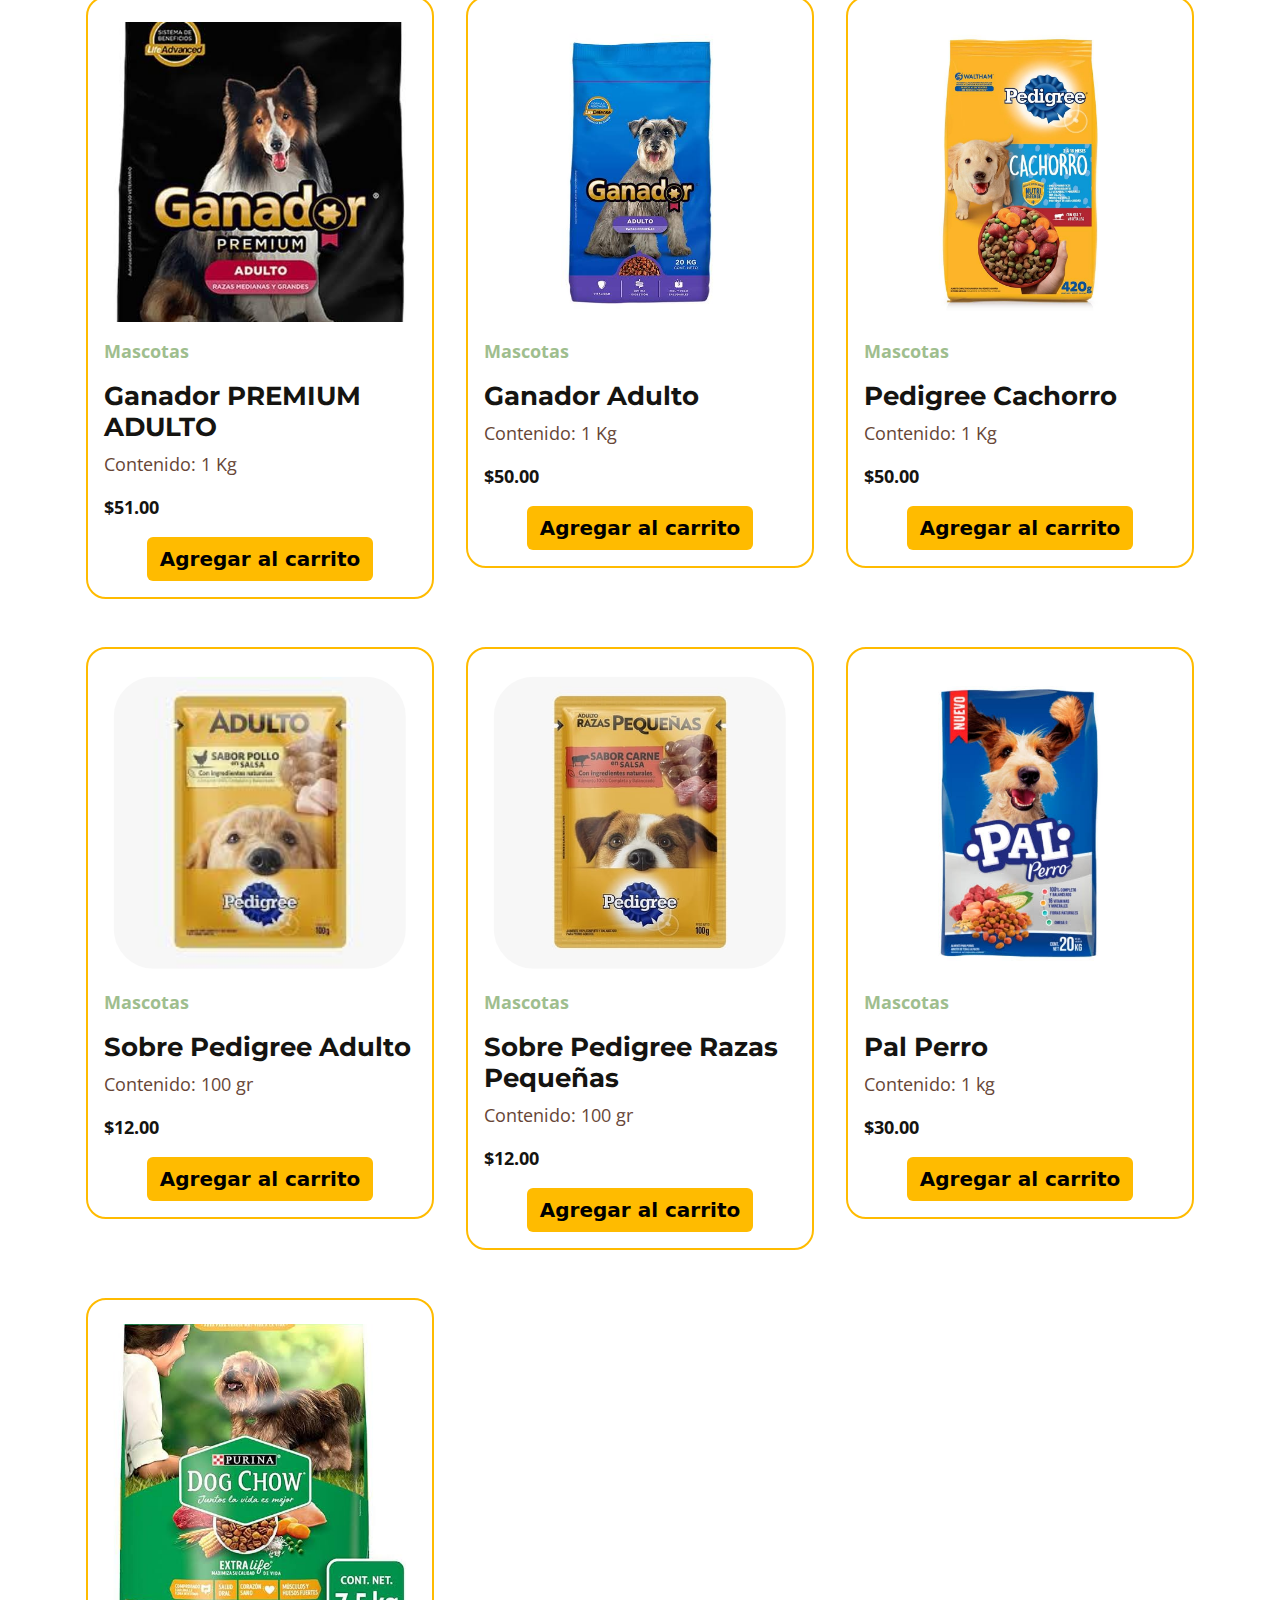
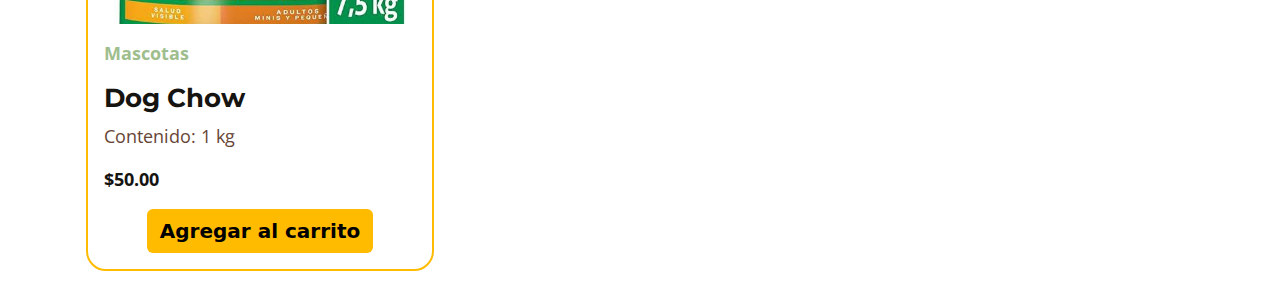
<file: productosMascotas.html>
<!DOCTYPE html>
<html lang="en">
<head>
    <meta charset="UTF-8">
    <meta name="viewport" content="width=device-width, initial-scale=1.0">
    <link href="https://cdn.jsdelivr.net/npm/bootstrap@5.3.3/dist/css/bootstrap.min.css" rel="stylesheet" integrity="sha384-QWTKZyjpPEjISv5WaRU9OFeRpok6YctnYmDr5pNlyT2bRjXh0JMhjY6hW+ALEwIH" crossorigin="anonymous">
    <link rel="stylesheet" href="css/style.css">
    <link rel="stylesheet" href="css/index.css">
    <link rel="icon" href="./assets/Icono.ico">
    <link rel="stylesheet" href="css/style.css">
    <link rel="preconnect" href="https://fonts.googleapis.com">
    <link rel="preconnect" href="https://fonts.gstatic.com" crossorigin>
    <link href="https://fonts.googleapis.com/css2?family=Montserrat:ital,wght@0,100..900;1,100..900&family=Open+Sans:ital,wght@0,300..800;1,300..800&display=swap" rel="stylesheet">
    <title>Mascotas</title>
</head>
<body>
    <header id="encabezado">
        
    </header>

    <main>
        <div class="container mt-5">    
            <h1 class="mt-5" id="typeProducto">Mascotas</h1>
            <div class="row" id="products">
            </div>
        </div>
    </main>



    <script src="https://cdn.jsdelivr.net/npm/bootstrap@5.3.3/dist/js/bootstrap.bundle.min.js" integrity="sha384-YvpcrYf0tY3lHB60NNkmXc5s9fDVZLESaAA55NDzOxhy9GkcIdslK1eN7N6jIeHz" crossorigin="anonymous"></script>
    <script src="js/index.js"></script>
    <script src="js/productos.js"></script>
</body>
</html>
</file>
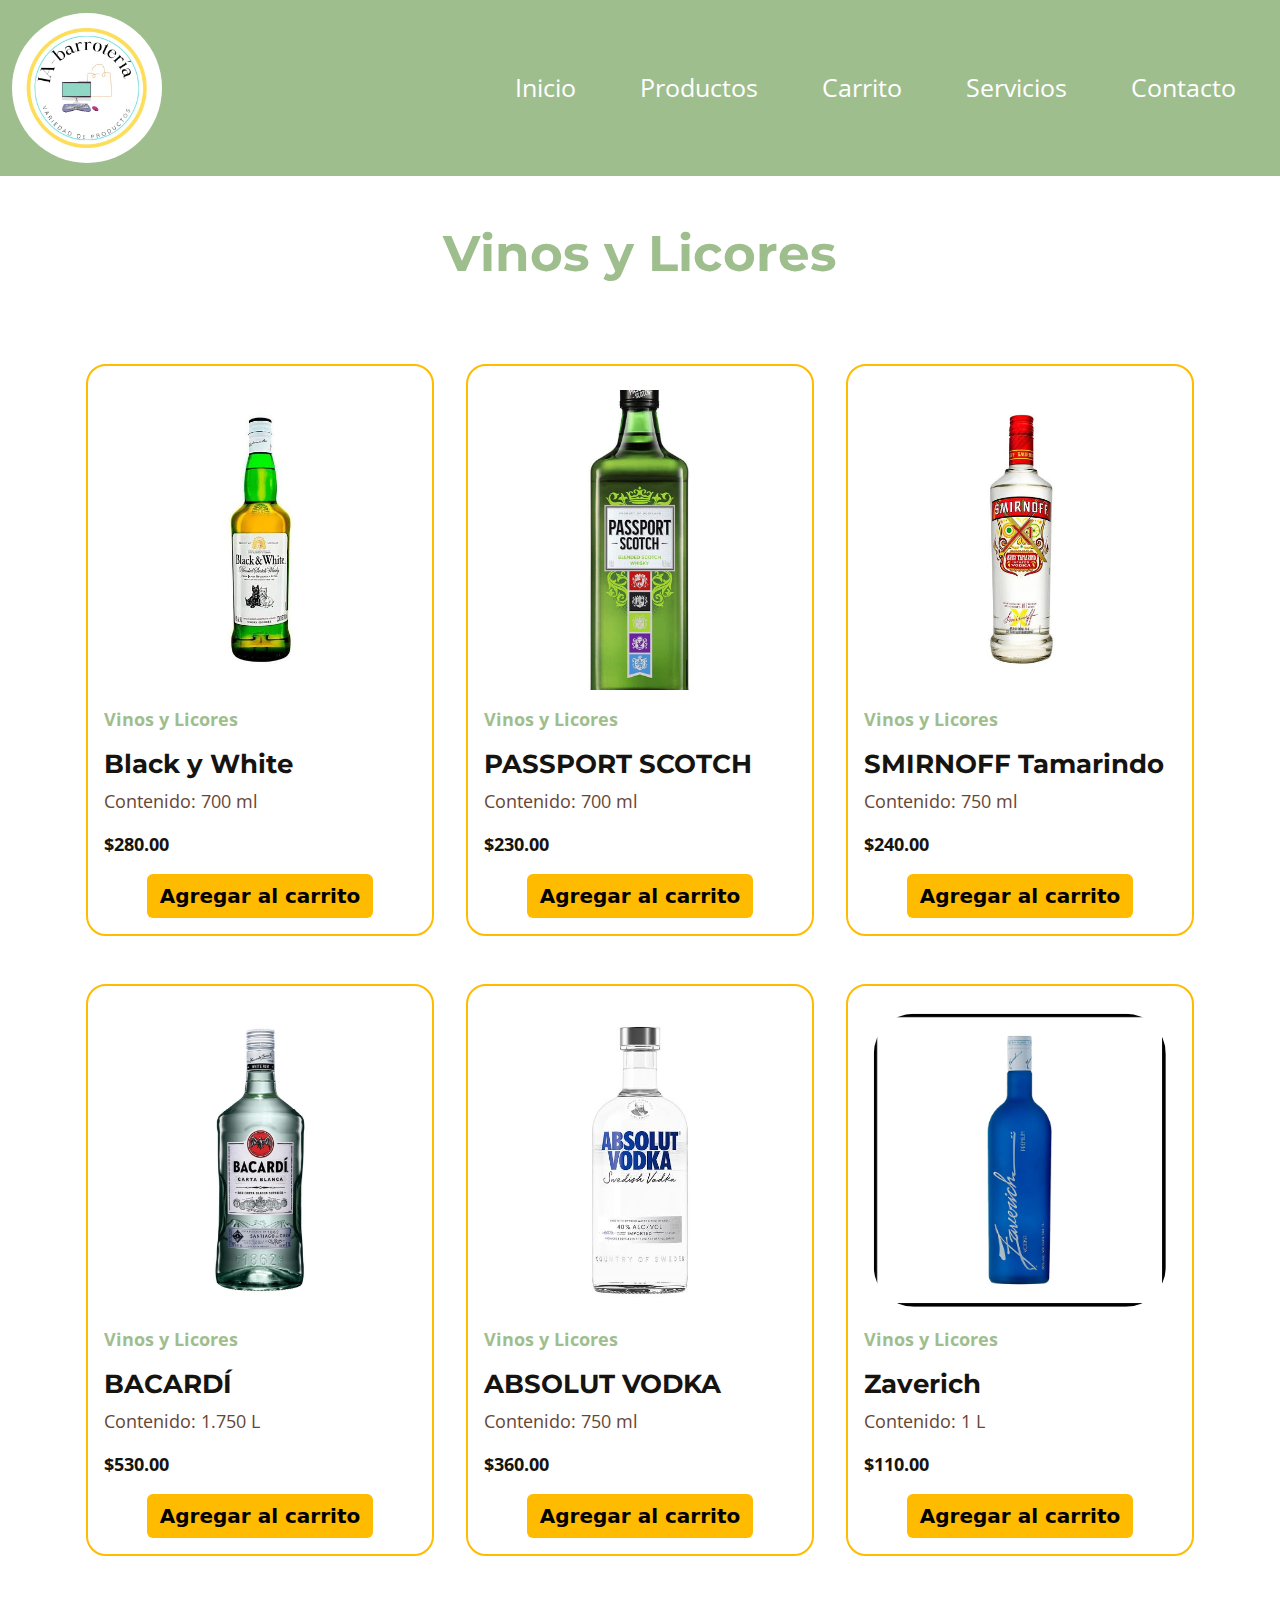
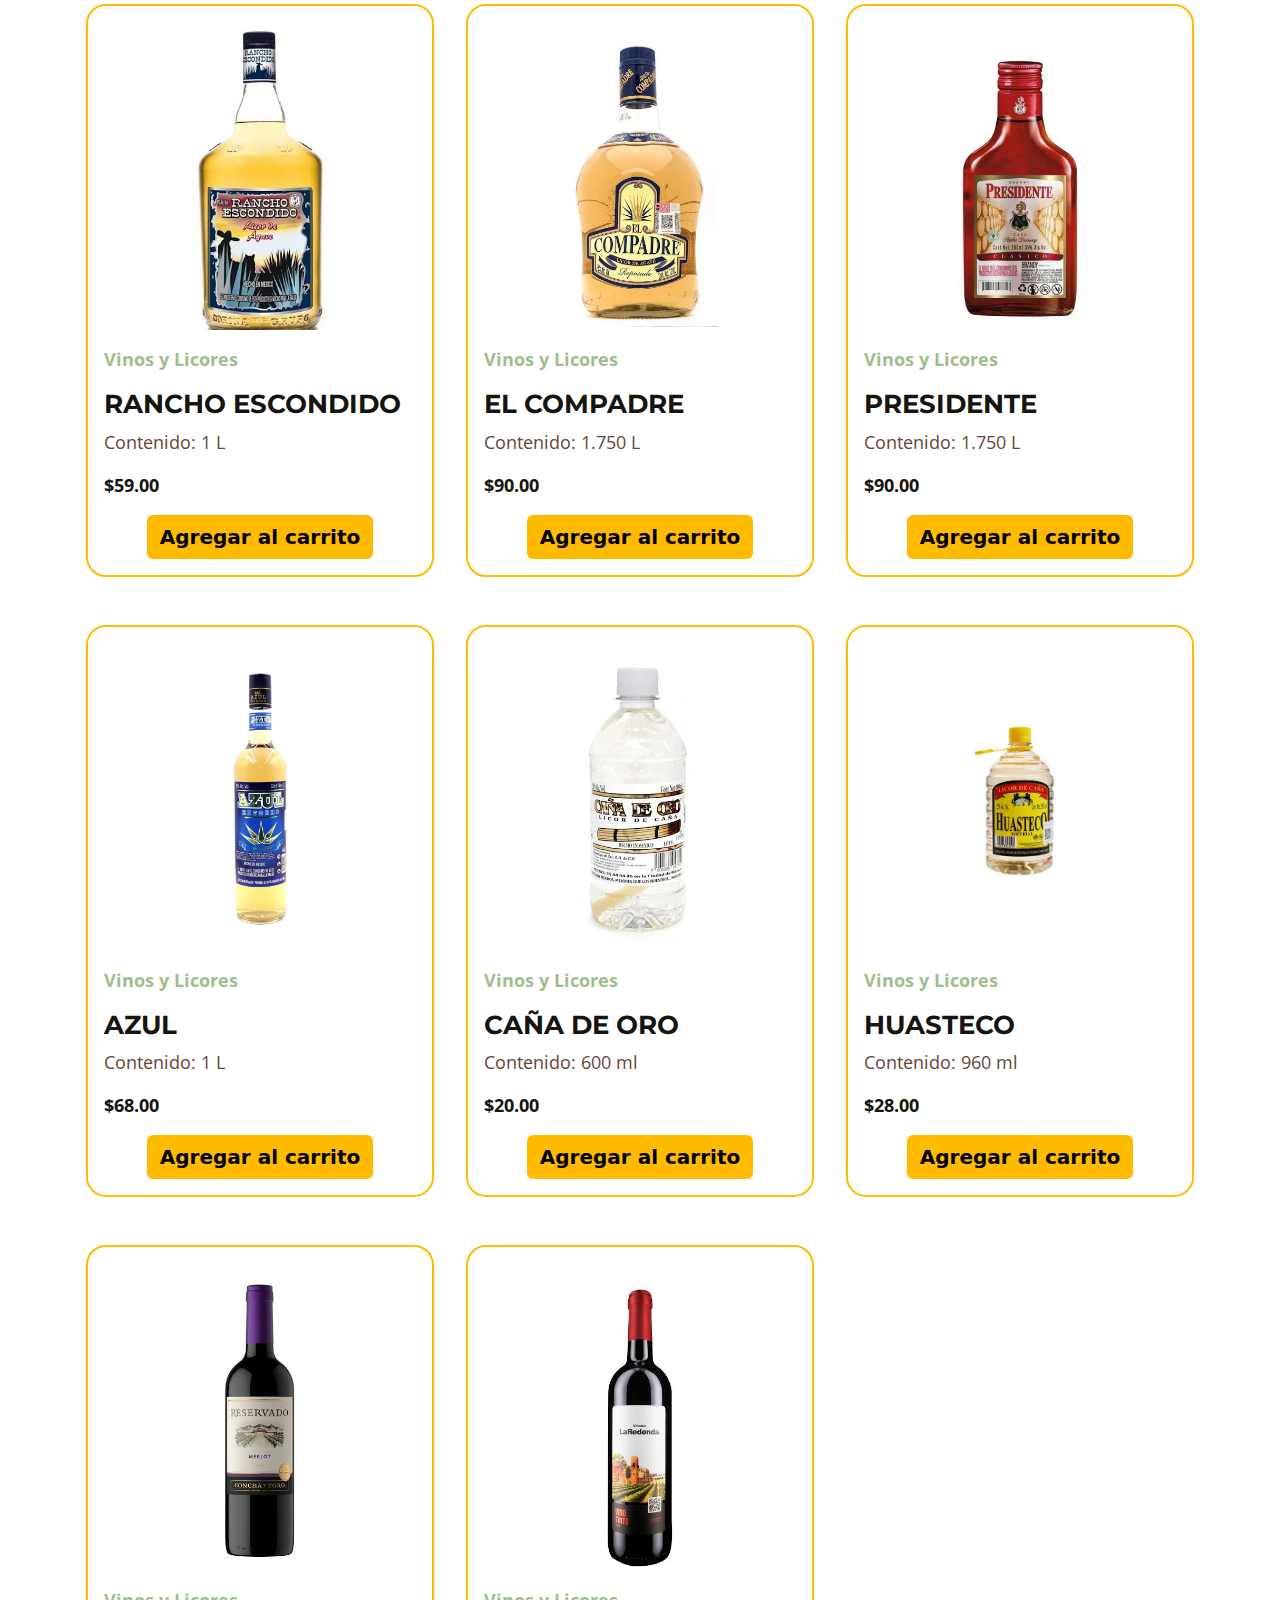
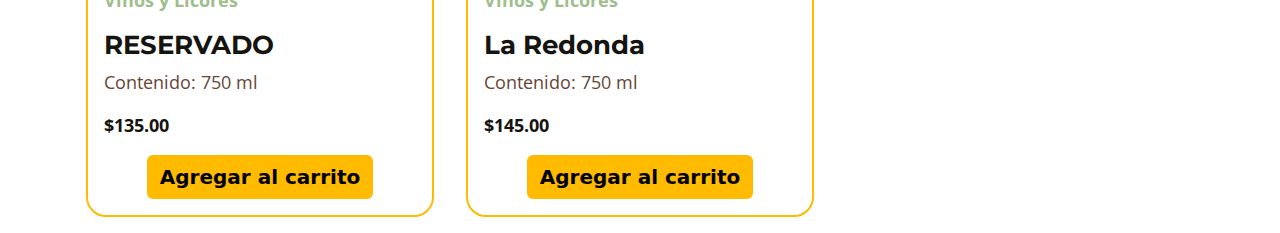
<file: productosVinosLicores.html>
<!DOCTYPE html>
<html lang="en">
<head>
    <meta charset="UTF-8">
    <meta name="viewport" content="width=device-width, initial-scale=1.0">
    <link href="https://cdn.jsdelivr.net/npm/bootstrap@5.3.3/dist/css/bootstrap.min.css" rel="stylesheet" integrity="sha384-QWTKZyjpPEjISv5WaRU9OFeRpok6YctnYmDr5pNlyT2bRjXh0JMhjY6hW+ALEwIH" crossorigin="anonymous">
    <link rel="stylesheet" href="css/style.css">
    <link rel="stylesheet" href="css/index.css">
    <link rel="icon" href="./assets/Icono.ico">
    <link rel="stylesheet" href="css/style.css">
    <link rel="preconnect" href="https://fonts.googleapis.com">
    <link rel="preconnect" href="https://fonts.gstatic.com" crossorigin>
    <link href="https://fonts.googleapis.com/css2?family=Montserrat:ital,wght@0,100..900;1,100..900&family=Open+Sans:ital,wght@0,300..800;1,300..800&display=swap" rel="stylesheet">
    <title>Vinos y Licores</title>
</head>
<body>
    <header id="encabezado">
        
    </header>

    <main>
        <h1 class="mt-5" id="typeProducto">Vinos y Licores</h1>
        <div class="container mt-5">
            <div class="row" id="products">
            </div>
        </div>
    </main>



    <script src="https://cdn.jsdelivr.net/npm/bootstrap@5.3.3/dist/js/bootstrap.bundle.min.js" integrity="sha384-YvpcrYf0tY3lHB60NNkmXc5s9fDVZLESaAA55NDzOxhy9GkcIdslK1eN7N6jIeHz" crossorigin="anonymous"></script>
    <script src="js/index.js"></script>
    <script src="js/productos.js"></script>
</body>
</html>
</file>
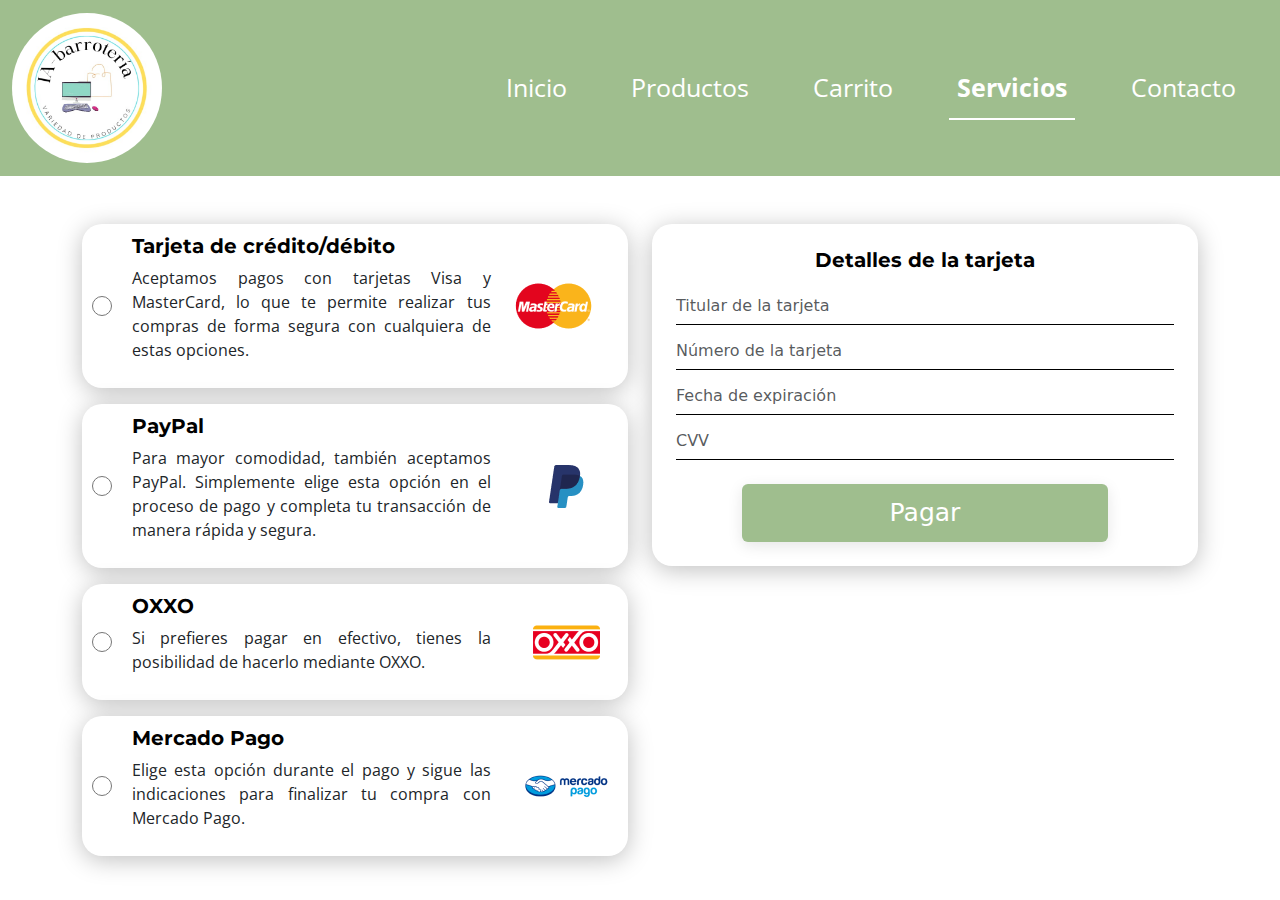
<file: servicio.html>
<!DOCTYPE html>
<html lang="en">
<head>
    <meta charset="UTF-8">
    <meta name="viewport" content="width=device-width, initial-scale=1.0">
    <link href="https://cdn.jsdelivr.net/npm/bootstrap@5.3.3/dist/css/bootstrap.min.css" rel="stylesheet" integrity="sha384-QWTKZyjpPEjISv5WaRU9OFeRpok6YctnYmDr5pNlyT2bRjXh0JMhjY6hW+ALEwIH" crossorigin="anonymous">
    <link rel="stylesheet" href="css/style.css">
    <link rel="icon" href="./assets/Icono.ico">
    <link rel="stylesheet" href="css/style.css">
    <link rel="stylesheet" href="css/servicio.css">
    <link rel="preconnect" href="https://fonts.googleapis.com">
    <link rel="preconnect" href="https://fonts.gstatic.com" crossorigin>
    <link href="https://fonts.googleapis.com/css2?family=Montserrat:ital,wght@0,100..900;1,100..900&family=Open+Sans:ital,wght@0,300..800;1,300..800&display=swap" rel="stylesheet">
    <title>Servicios</title>
</head>
<body>
    <header id="encabezado">
        
    </header>

    <main class="container">
        
        <div class="row ">
            <div class="col-lg-6 mt-5 col-md-12">
                <form action="">
                    <div class="col-12 d-flex metodo-pago align-items-center">
                        <div class="d-flex justify-content-center align-items-center" style="flex: 0 0 auto;">
                            <input type="radio" name="metodo-pago" class="custom-checkbox">
                        </div>
                        <div class="row align-items-center">
                            <div class="col-9">
                                <h5 style="text-align: left; color: black;">Tarjeta de crédito/débito</h5>
                                <div>
                                    <p style="text-align: justify;">Aceptamos pagos con tarjetas Visa y MasterCard, lo que te permite realizar tus compras de forma segura con cualquiera de estas opciones.</p>
                                </div>
                            </div>
                            <div class="col-3 p-0">
                                <img src="assets/mastercard.png" alt="mastercard">
                            </div>
                            
                        </div>                
                    </div>
                    <div class="col-12 mt-3 d-flex metodo-pago align-items-center">
                        <div class="d-flex justify-content-center align-items-center" style="flex: 0 0 auto;">
                            <input type="radio" name="metodo-pago" class="custom-checkbox">
                        </div>
                        <div class="row align-items-center">
                            <div class="col-9">
                                <h5 style="text-align: left; color: black;">PayPal</h5>
                                <div>
                                    <p style="text-align: justify;">Para mayor comodidad, también aceptamos PayPal. Simplemente elige esta opción en el proceso de pago y completa tu transacción de manera rápida y segura.</p>
                                </div>
                            </div>
                            <div class="col-3 d-flex justify-content-center">
                                <img src="assets/paypal-icon.png" alt="paypal">
                            </div>
                        </div>
                    </div>
                    <div class="col-12 mt-3 d-flex metodo-pago align-items-center">
                        <div class="d-flex justify-content-center align-items-center" style="flex: 0 0 auto;">
                            <input type="radio" name="metodo-pago" class="custom-checkbox">
                        </div>
                        <div class="row align-items-center">
                            <div class="col-9">
                                <h5 style="text-align: left; color: black;">OXXO</h5>
                                <div>
                                    <p style="text-align: justify;">Si prefieres pagar en efectivo, tienes la posibilidad de hacerlo mediante OXXO.</p>
                                </div>
                            </div>
                            <div class="col-3 d-flex justify-content-center">
                                <img src="assets/oxxo.png" alt="oxxo">
                            </div>
                        </div>
                    </div>
                    <div class="col-12 mt-3 d-flex metodo-pago align-items-center">
                        <div class="d-flex justify-content-center align-items-center" style="flex: 0 0 auto;">
                            <input type="radio" name="metodo-pago" class="custom-checkbox">
                        </div>
                        <div class="row align-items-center">
                            <div class="col-9">
                                <h5 style="text-align: left; color: black;">Mercado Pago</h5>
                                <div>
                                    <p style="text-align: justify;">Elige esta opción durante el pago y sigue las indicaciones para finalizar tu compra con Mercado Pago.</p>
                                </div>
                            </div>
                            <div class="col-3 d-flex justify-content-center">
                                <img src="assets/mercado-pago.png" alt="oxxo">
                            </div>
                        </div>
                    </div>
                </form>
            </div>

            <div class="col-lg-6 mt-5 col-sm-12 ">
                <div class="col-12 p-4 card-card">
                    <div class="row">
                        <form action="">
                            <div class="row">
                                <div class="col-12">
                                    <h5 style="color: black;">Detalles de la tarjeta</h5>
                                </div>
                                <div class="col-12 mt-2">
                                    <input type="text" class="form-control" placeholder="Titular de la tarjeta">
                                </div>
                                <div class="col-12 mt-2">
                                    <input type="number" class="form-control" placeholder="Número de la tarjeta">
                                </div>
                                <div class="col-12 mt-2">
                                    <input type="text" class="form-control" placeholder="Fecha de expiración">
                                </div>
                                <div class="col-12 mt-2 mb-4">
                                  <input type="text" class="form-control" placeholder="CVV">
                                </div>
                            </div>
                        </form>
                    </div>
                    <div class="row">
                        <button class="pagar">Pagar</button>
                    </div>
                </div>
            </div>
        </div>
    </main>



    <script src="https://cdn.jsdelivr.net/npm/bootstrap@5.3.3/dist/js/bootstrap.bundle.min.js" integrity="sha384-YvpcrYf0tY3lHB60NNkmXc5s9fDVZLESaAA55NDzOxhy9GkcIdslK1eN7N6jIeHz" crossorigin="anonymous"></script>
    <script src="js/index.js"></script>
</body>
</html>
</file>
<file: css/style.css>
.logo {
    width: 150px !important;
    border-radius: 100%;
}
h1, h2, h3, h4, h5 ,h5{
    font-family: "Montserrat", sans-serif;
    font-weight: bold;
    text-align: center;
    color: #9FBE8E;
}
h1{
    font-size: 50px;
}
p{
    font-family: "Open Sans", sans-serif;
}
.nav-link{
    font-family: "Open Sans", sans-serif !important;
    color: #ffffff !important;
    font-size: 25px;
}
span{
    font-weight: 800;
}
/* Se aplica para la barra de navegación */
@media (min-width: 992px){
    .nav-link {
        position: relative;
        color: #000; 
        transition: color 0.3s ease;
    }
    .nav-link:hover {
        color: #ffffff; 
    }
    .nav-link::after {
        content: "";
        display: block;
        width: 0;
        height: 2px;
        background: #ffffff; 
        transition: width 0.3s;
        position: absolute;
        bottom: -5px;
        left: 0;
    }
    .nav-link-icon{
        transition: color 0.3s ease;
    }
    .nav-link-icon::after {
        content: "";
        display: block;
        width: 0;
        height: 2px;
        background: #AAB396; 
        transition: width 0.3s;
        position: absolute;
        bottom: -5px;
        left: 0;
    }
    .nav-link:hover::after {
        width: 100%; 
    }
}
@media (max-width: 992px){
    h1{
        font-size: 30px;
    }
}
.nav-link.active {
    color: #FFFF !important;
    font-weight: bold;
}
.nav-link.active::after {
    width: 100%;
}       
.navbar-toggler[aria-expanded="true"] .navbar-toggler-icon {
    display: none; 
}
.navbar-toggler[aria-expanded="true"]::before {
    content: "X"; 
    text-align: center;
    color: #ffffff;
    font-size: 1.2rem;
}
.navbar-toggler {
    width: 50px;
    height: 50px;
    padding: 0px !important;
    border-radius: 100% !important;
    border-color: #ffffff;
    border-width: 3px;
}
.navbar-toggler-icon {
    width: 25px;
    height: 25px;
    filter: invert(1) brightness(2);
}
</file>
<file: css/index.css>
.categoria{
    font-size: 18px;
    font-weight: bold;
    color: #9FBE8E;
}
.nombre-producto{
    font-size: 26px;
    font-weight: bold;
    color: #151411;
    text-align: start;
}
.descripcion-producto{
    font-size: 18px;
    font-weight: normal;
    color: #674636;
    text-align: justify;
}
.precio{
    font-size: 18px;
    font-weight: bold;
    color: #151411;
}
.btn-carrito{
    background-color: #ffbb00;
    color: black;
    font-size: 20px;
    font-weight: bold;
}
.btn-carrito:hover{
    background-color: black;
    color: #ffbb00;
    
}
.carta{
    border: #ffbb00 solid;
    border-width: 2px;
    border-radius: 20px;
    transition: transform 0.3s ease; 
}
.img-product img {
    border-radius: 40px;
    width: 85%;
    position: absolute;
    top: 50%;
    left: 50%;
    transform: translate(-50%, -50%);
}
.carta:hover {
    transform: scale(1.05);
}
.img-product{
    overflow: hidden;
    height: 300px;
    width: 100%; 
    position: relative;
}

@media (max-width: 992px){
    .card{
        width: 70%;
        margin-left: auto;
        margin-right: auto;
    }
    .img-product{
        overflow: hidden;
        height: 280px;
    }

}
</file>
<file: css/carrito.css>
.carrito-producto{
    width: 100%;
    border-radius: 8px;
    position: absolute;
    top: 50%;
    left: 50%;
    transform: translate(-50%, -50%);
}
.card-carrito{
    border-radius: 20px;
    background: #FFF;
    box-shadow: 1px 4px 4px 0px #ff9801;
}
.card-importe{
    border-radius: 20px;
    background: #FFF;
    box-shadow: 0px 4px 20px 0px #FF9802;
}
h3{
    text-align: left;
}
.img-carrito{
    overflow: hidden;
    height: 200px;
    width: 65%; 
    position: relative;
}
.h3-carrito{
    font-size: 28px;
    font-style: normal;
    font-weight: 600;
    line-height: normal;
}
p{
    font-size: 18px;
    font-style: normal;
    font-weight: 500;
    line-height: normal;
}

.pagar{
    display: flex;
    width: 518px;
    padding: 10px;
    justify-content: center;
    align-items: center;
    gap: 10px;
    border-style: none;
    border-radius: 6px;
    background: #FF9800;
    box-shadow: 0px 4px 15px 0px rgba(0, 0, 0, 0.10);
    color: #FFF;
    text-align: center;
    font-size: 25px;
    font-style: normal;
    font-weight: 600;
    line-height: normal;
}
.titulo{
    color: var(--Black-1, #2F302C);
    font-size: 18px;
    font-style: normal;
    font-weight: 400;
    line-height: 28px; 
}
.calificacion{
    display: flex;
    align-items: center;
    gap: 4px;
}
.star{
    width: 7%;
    padding: 0px;
    padding-left: 1px;
    fill: #2F302C;
}
.numero-productos{
    display: flex;
    width: 70%;
    padding: 0px;
    align-items: center;
    background-color: #FF9800 !important;
    background: white;
    gap: 10px;
}
.mas-menos{
    width: 20%;
    height: 100%;
    border-style: none;
    background: #FF9800;
    color: white;
    text-align: center;
    font-size: 18px;
}
.cantidad{
    width: 60%;
    color: white;
    text-align: center;
    font-size: 16px;
    font-style: normal;
    font-weight: 500;
    line-height: 20px; 
    margin-top: auto;
    margin-bottom: auto;
}
.number{
    font-weight: normal;
    color: white;
    font-weight: 500;
}
.eliminar{
    width: 45%;
}
.eliminar-icon{
    width: 100%;
}


@media (max-width: 990px) {
    .carrito-producto{
        width: 70%;
        border-radius: 8px;
    }
    .card-carrito{
        border-radius: 20px;
        background: #FFF;
        padding: 0 5%;
        margin-left: 5%;
        margin-right: 5%;
    }
    .titulo-row,.calificacion-row,.numero-productos-row{
        padding-left: 20%;
        padding-right: 18%;
        margin-top: 0%;
    }
    .numero-productos{
        width: 100%;
        height: 100%;
        border-style: none;
        background-color: #FF9800 !important;
        color: white;
        text-align: center;
        font-size: 18px;
    }
    .eliminar-row{
        display: none !important;
    }
    .price{
        text-align: center;
    }
    .titulo{
        margin-bottom: 10px;
    }
}
</file>
<file: css/servicio.css>
.card-card{
    flex-shrink: 0;
    border-radius: 20px;
    background: #FFF;
    box-shadow: 0px 4px 25px 0px rgba(0, 0, 0, 0.25);
    padding: 5%;
}
.form-control{
    background: #FFF;
    border: none;
    border-bottom: solid black 1px;
    border-radius: 0%;
    padding-left: 0%;
    padding-right: 0%;
}
.pagar{
    border-radius: 6px;
    border: none;
    color: #FFFFFF;
    font-size: 25px;
    width: 70%;
    margin-left: auto;
    margin-right: auto;
    background: #9fbe8e;
    box-shadow: 0px 4px 15px 0px rgba(0, 0, 0, 0.10);
    padding: 10px;
    justify-content: center;
    align-items: center;
    gap: 10px;
}
.pagar:hover{
    color: #9fbe8e;
    background: #FFFFFF;
}
.metodo-pago{
    display: flex;
    align-items: center;
    gap: 20px;
    border-radius: 20px;
    background: #FFF;
    box-shadow: 0px 4px 25px 0px rgba(0, 0, 0, 0.25);
    align-items: center;
    padding: 10px;
}
.custom-checkbox {
    width: 20px;
    height: 20px;
    border-radius: 100% !important; 
    accent-color: #007bff; /* Cambia el color del checkbox (para navegadores que soportan accent-color) */
}
</file>
